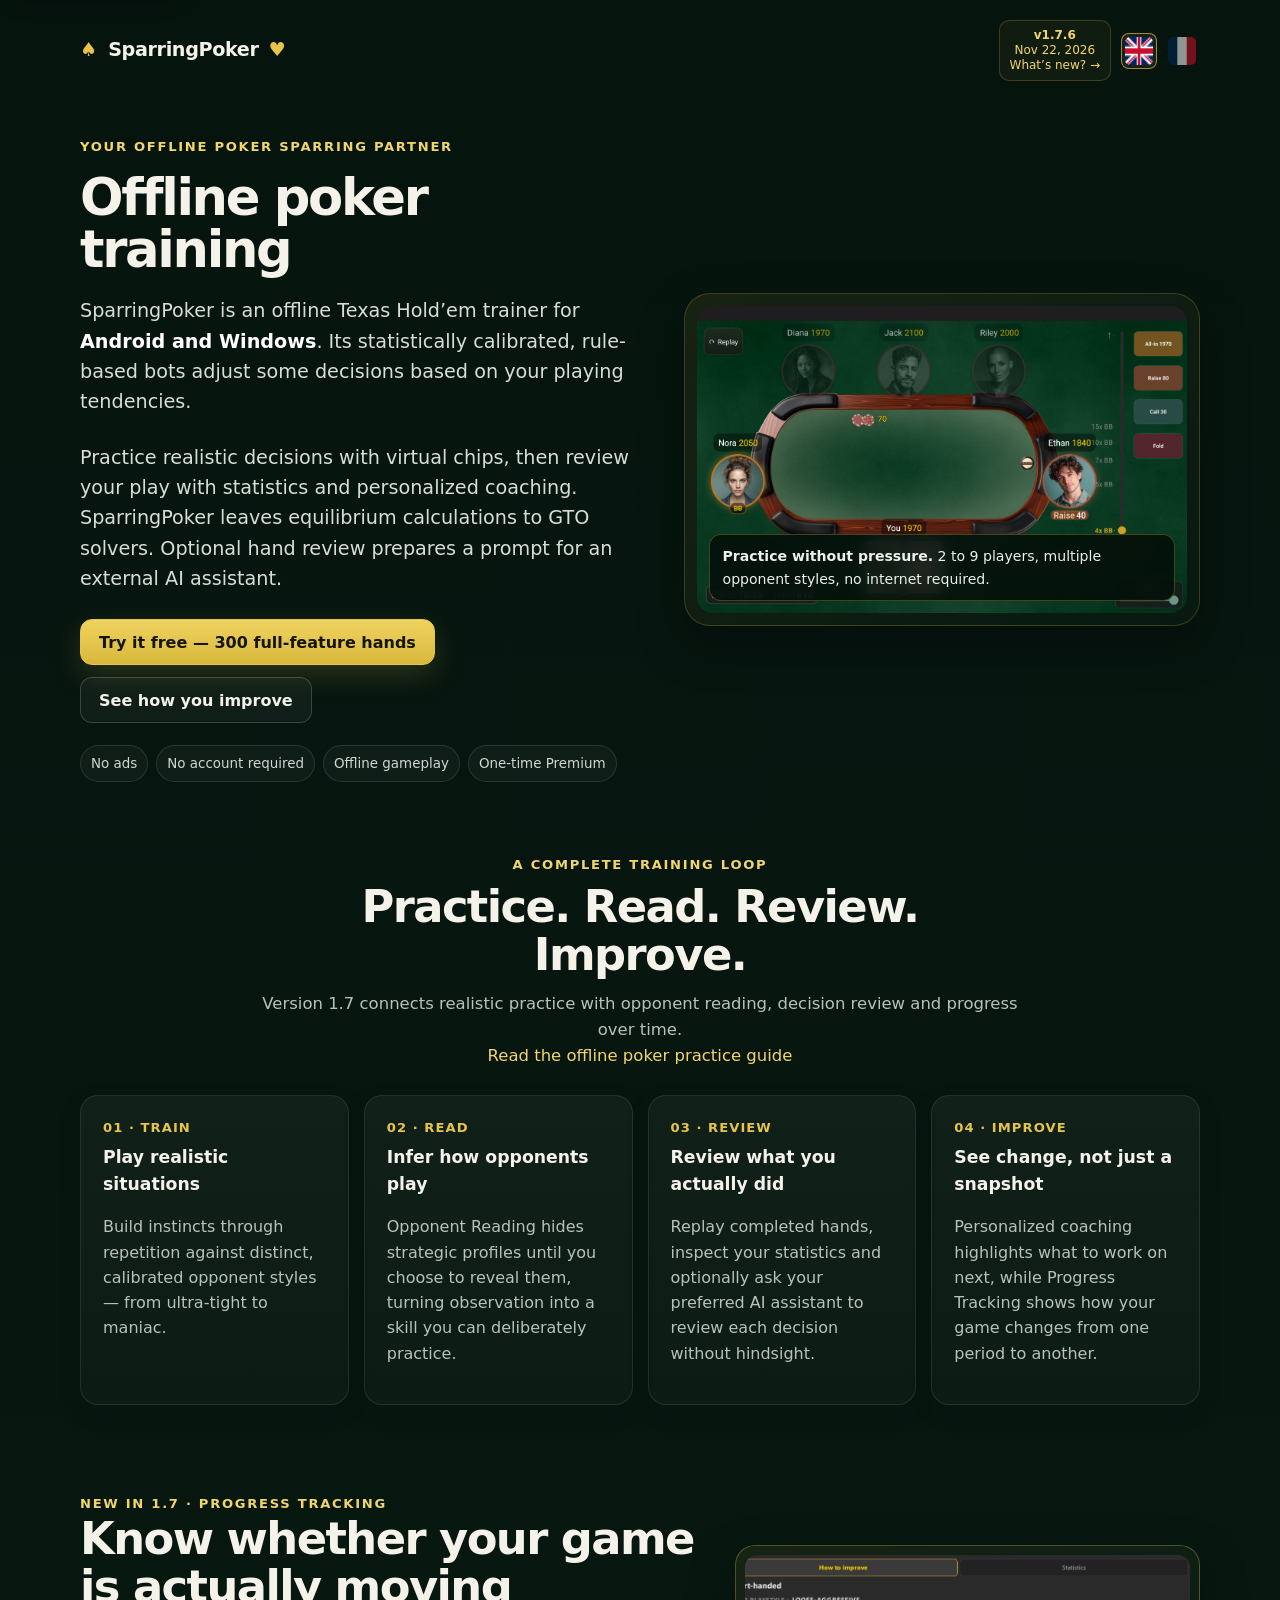
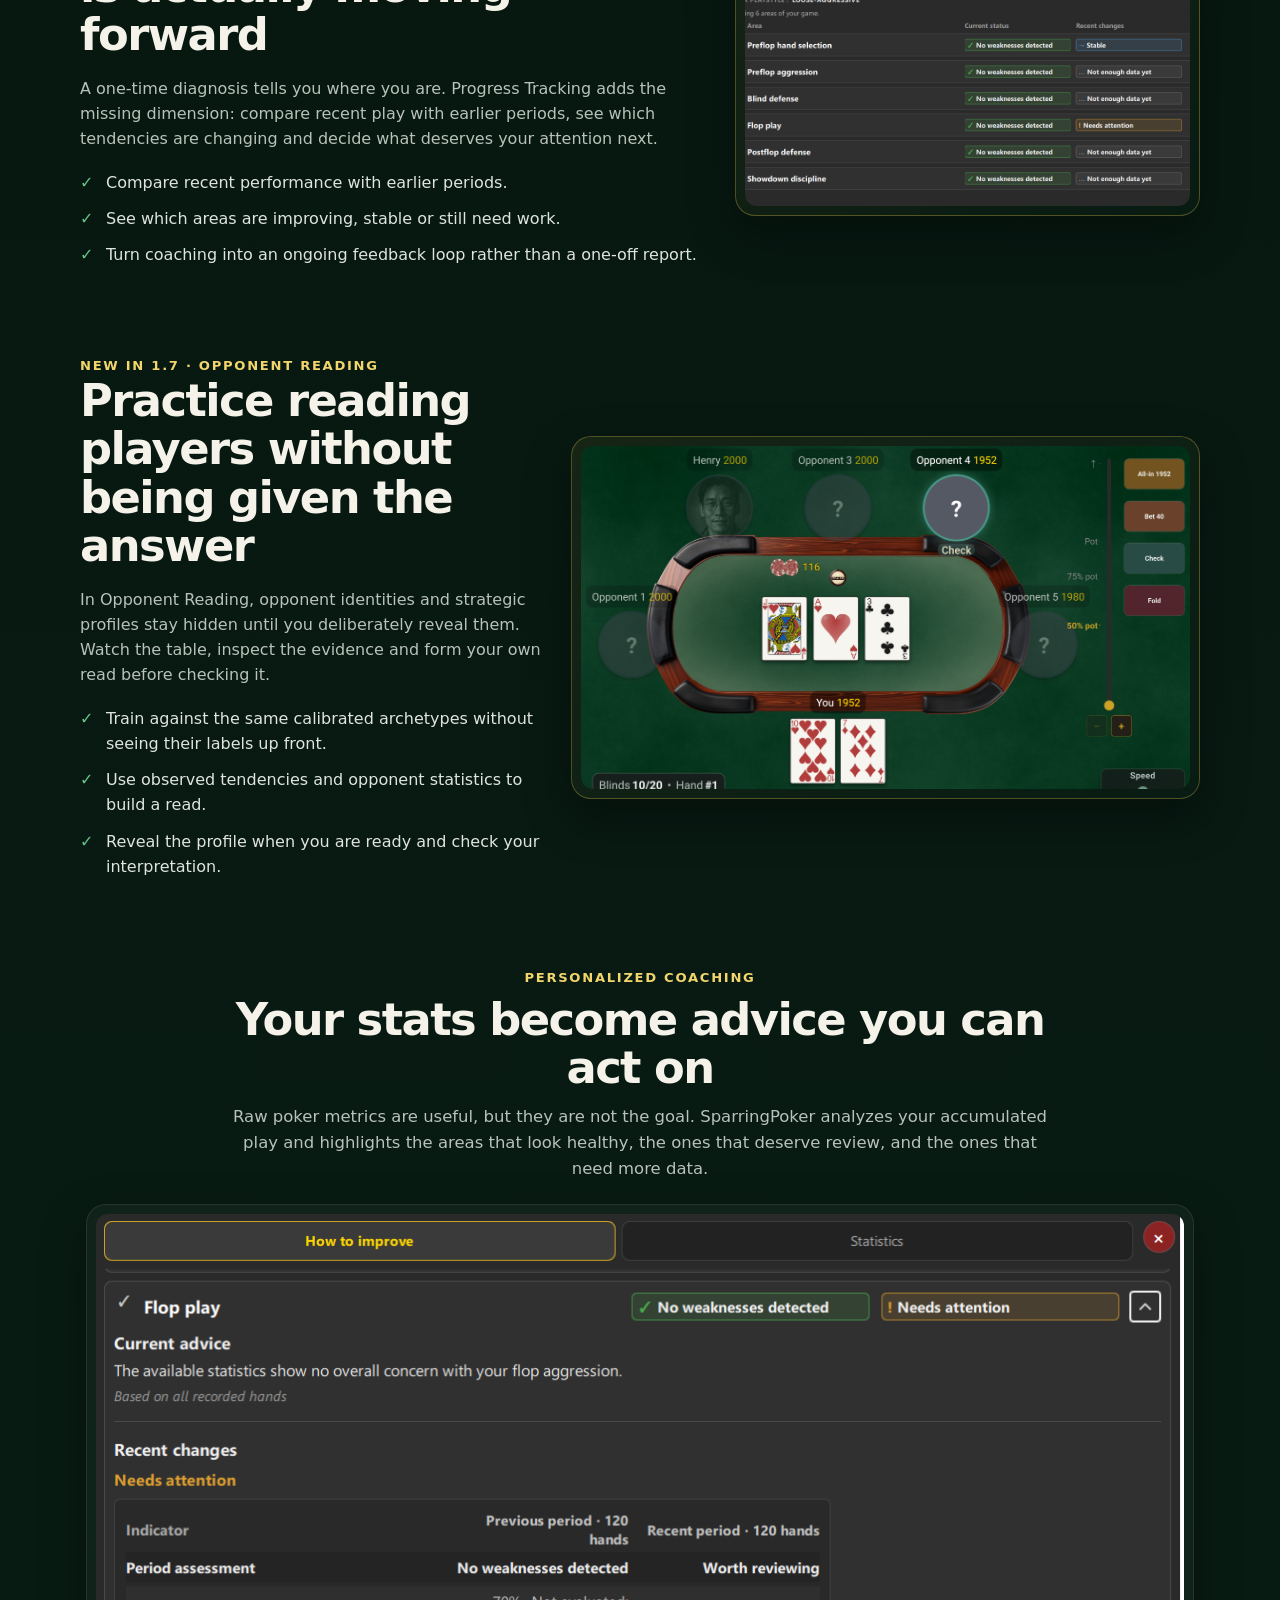
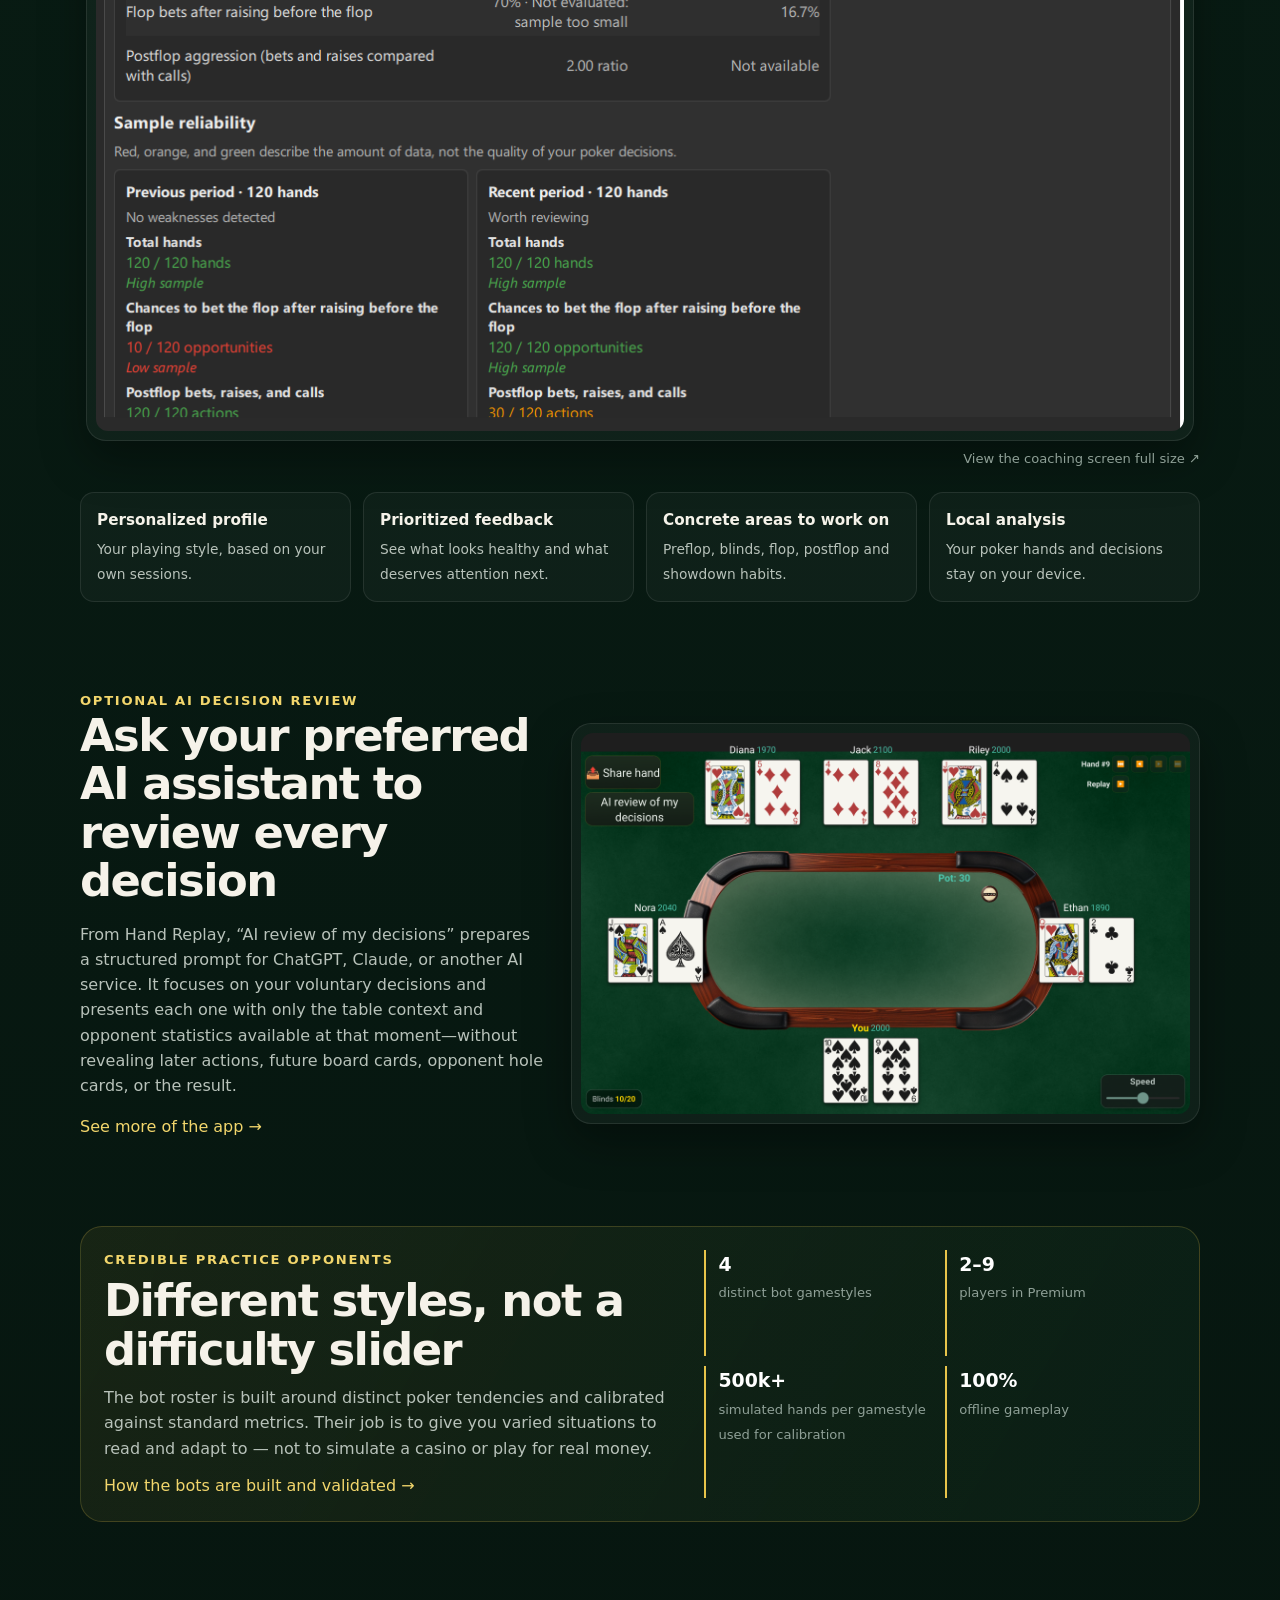
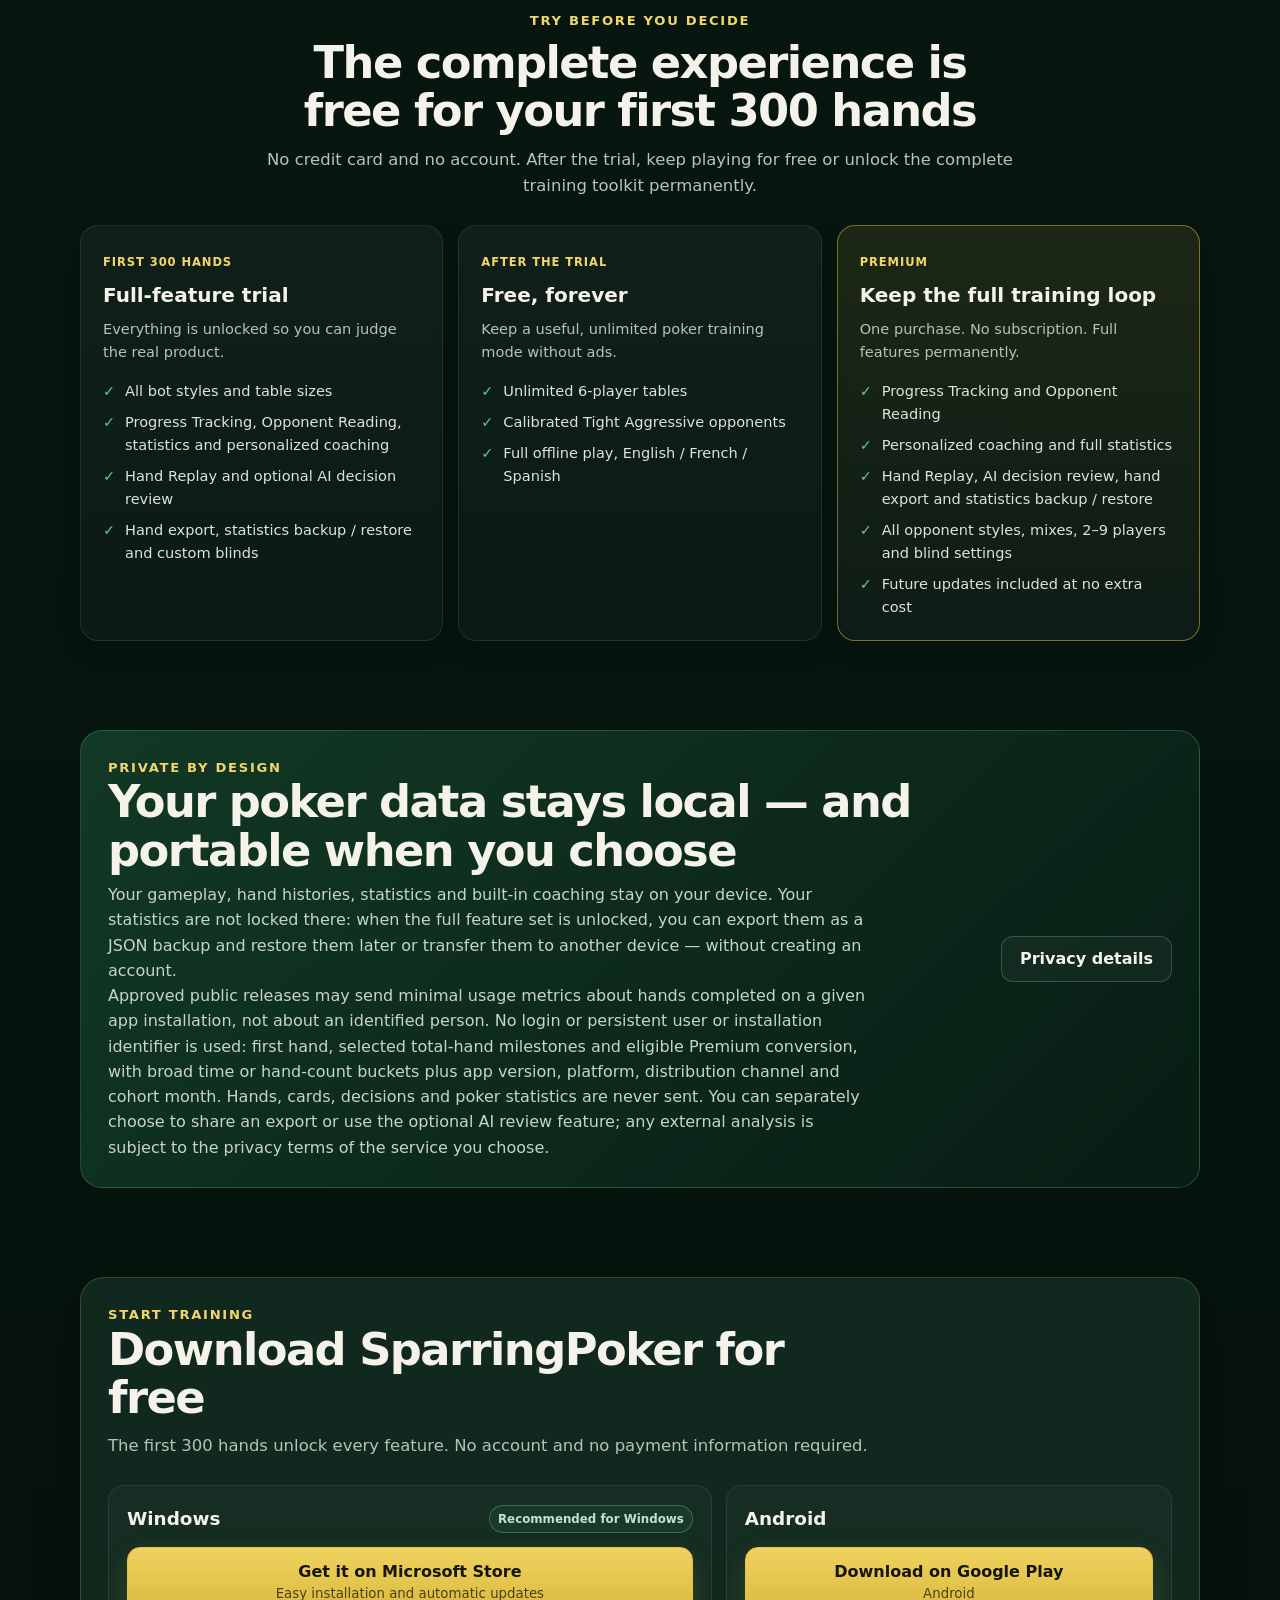
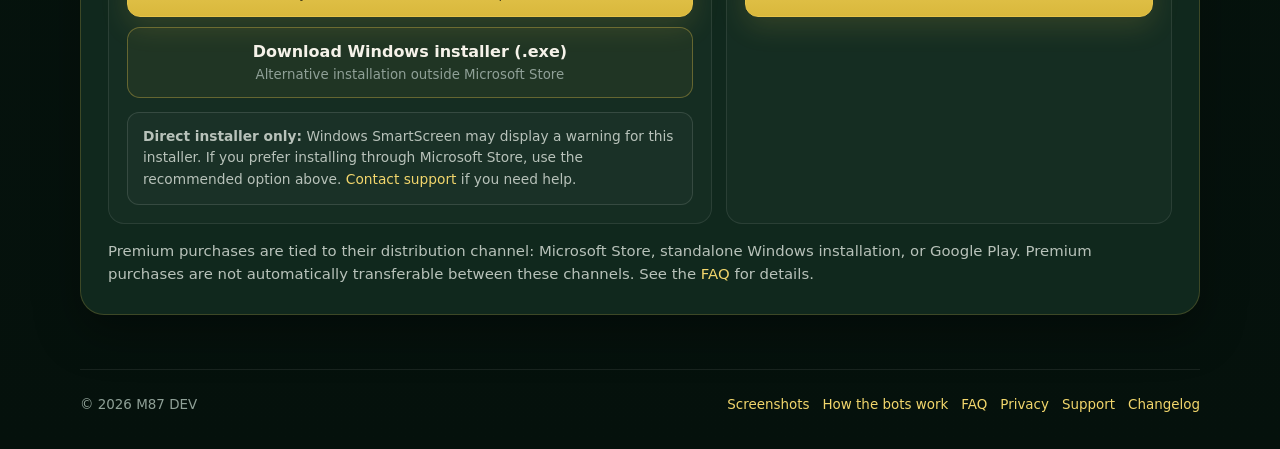
<file: index.html>
<!DOCTYPE html>

<html lang="en">
<head>
<meta charset="utf-8"/>
<meta content="width=device-width, initial-scale=1" name="viewport"/>
<title>SparringPoker — Offline Texas Hold’em Trainer for Android and Windows</title>
<meta content="Practice Texas Hold’em offline on Android and Windows against adaptive, statistically calibrated rule-based bots. Review decisions with statistics and personalized coaching." name="description"/>
<meta content="#071710" name="theme-color"/>
<meta content="index,follow,max-image-preview:large" name="robots"/>
<link href="https://sparringpoker.com/" rel="canonical"/>
<meta content="SparringPoker" property="og:site_name"/>
<meta content="website" property="og:type"/>
<meta content="SparringPoker — Offline Texas Hold’em Trainer for Android and Windows" property="og:title"/>
<meta content="Practice Texas Hold’em offline on Android and Windows against adaptive, statistically calibrated rule-based bots. Review decisions with statistics and personalized coaching." property="og:description"/>
<meta content="https://sparringpoker.com/" property="og:url"/>
<meta content="https://sparringpoker.com/assets/images/social-preview.jpg" property="og:image"/>
<meta content="1200" property="og:image:width"/>
<meta content="630" property="og:image:height"/>
<meta content="SparringPoker offline Texas Hold’em training table" property="og:image:alt"/>
<meta content="en_US" property="og:locale"/>
<meta content="fr_FR" property="og:locale:alternate"/>
<meta content="summary_large_image" name="twitter:card"/>
<meta content="SparringPoker — Offline Texas Hold’em Trainer for Android and Windows" name="twitter:title"/>
<meta content="Practice Texas Hold’em offline on Android and Windows against adaptive, statistically calibrated rule-based bots. Review decisions with statistics and personalized coaching." name="twitter:description"/>
<meta content="https://sparringpoker.com/assets/images/social-preview.jpg" name="twitter:image"/>
<link href="assets/site.css?v=20261128" rel="stylesheet">
<link href="assets/mobile.css?v=20260920" media="(max-width: 620px)" rel="stylesheet">
<script type="application/ld+json">{"@context":"https://schema.org","@type":"SoftwareApplication","name":"SparringPoker","applicationCategory":"EducationalApplication","operatingSystem":"Android, Windows","url":"https://sparringpoker.com/","description":"Offline Texas Hold’em training for Android and Windows against adaptive, statistically calibrated rule-based bots, with Opponent Reading, hand replay, statistics, personalized coaching and Progress Tracking.","author":{"@type":"Organization","name":"M87 DEV"},"downloadUrl":["https://apps.microsoft.com/detail/9PJ4DC13W0JP","https://play.google.com/store/apps/details?id=com.m87dev.sparringpoker","https://github.com/Marcennaji/SparringPoker-downloads/releases/download/v1.7.6/SparringPoker-1.7.6-windows-installer.exe"]}</script>

<script src="assets/site.js?v=20261128" defer></script>
</head>
<body data-base=""><a class="skip-link" href="#main-content">Skip to content</a>
<div class="shell">
<nav aria-label="Main navigation" class="topbar">
<a aria-label="SparringPoker home" class="brand" href="/">
<span class="brand-mark">♠</span><span>SparringPoker</span><span class="brand-mark">♥</span>
</a>
<div class="top-actions">
<a class="version-badge" href="changelog.html" id="version-badge"></a>
<div aria-label="Language" class="lang-switch">
<button aria-label="English" aria-pressed="true" class="lang-btn active" data-lang-flag="en" type="button"><img alt="" decoding="async" height="20" src="flag_en.png" width="40"/></button>
<button aria-label="Français" aria-pressed="false" class="lang-btn" data-lang-flag="fr" type="button"><img alt="" decoding="async" height="27" src="flag_fr.png" width="40"/></button>
</div>
</div>
</nav>
<main id="main-content">
<section class="hero">
<div>
<div class="eyebrow" data-lang="en">Your offline poker sparring partner</div>
<div class="eyebrow" data-lang="fr">Votre partenaire d'entraînement au poker, hors ligne</div>
<h1 data-lang="en"><span class="hero-line">Offline poker</span> <span class="hero-line">training</span></h1>
<h1 data-lang="fr"><span class="hero-line">Entraînement au</span> <span class="hero-line">poker hors ligne</span></h1>
<p class="hero-copy" data-lang="en">SparringPoker is an offline Texas Hold’em trainer for <strong>Android and Windows</strong>. Its statistically calibrated, rule-based bots adjust some decisions based on your playing tendencies.</p>
<p class="hero-copy" data-lang="fr">SparringPoker est une application d’entraînement au Texas Hold’em hors ligne pour <strong>Android et Windows</strong>. Ses bots suivent des règles, sont calibrés statistiquement et adaptent certaines décisions aux tendances observées dans votre jeu.</p>
<p class="hero-copy" data-lang="en">Practice realistic decisions with virtual chips, then review your play with statistics and personalized coaching. SparringPoker leaves equilibrium calculations to GTO solvers. Optional hand review prepares a prompt for an external AI assistant.</p>
<p class="hero-copy" data-lang="fr">Entraînez-vous à prendre des décisions réalistes avec des jetons virtuels, puis analysez votre jeu avec les statistiques et le coaching personnalisé. SparringPoker laisse le calcul des stratégies d’équilibre aux solveurs GTO. L’analyse facultative d’une main prépare un prompt pour un assistant IA externe.</p>
<div class="actions">
<a class="cta" data-lang="en" href="#download">Try it free — 300 full-feature hands</a>
<a class="cta" data-lang="fr" href="#download">Essayez gratuitement — 300 mains complètes</a>
<a class="cta secondary" data-lang="en" href="#progress">See how you improve</a>
<a class="cta secondary" data-lang="fr" href="#progress">Voir comment progresser</a>
</div>
<div class="trust-row">
<span class="trust-pill" data-lang="en">No ads</span><span class="trust-pill" data-lang="fr">Sans publicité</span>
<span class="trust-pill" data-lang="en">No account required</span><span class="trust-pill" data-lang="fr">Aucun compte requis</span>
<span class="trust-pill" data-lang="en">Offline gameplay</span><span class="trust-pill" data-lang="fr">Jeu hors ligne</span>
<span class="trust-pill" data-lang="en">One-time Premium</span><span class="trust-pill" data-lang="fr">Premium en achat unique</span>
</div>
</div>
<div class="hero-visual">
<img alt="SparringPoker Texas Hold'em training table" decoding="async" fetchpriority="high" height="1600" src="assets/images/screenshots/tablette/tablet main table.png" width="2560"/>
<div class="hero-tag">
<span data-lang="en"><strong>Practice without pressure.</strong> 2 to 9 players, multiple opponent styles, no internet required.</span>
<span data-lang="fr"><strong>Entraînez-vous sans pression.</strong> 2 à 9 joueurs, plusieurs styles d'adversaires, aucun accès internet requis.</span>
</div>
</div>
</section>
<section class="section compact" id="training-loop">
<div class="section-head center">
<div class="section-kicker" data-lang="en">A complete training loop</div>
<div class="section-kicker" data-lang="fr">Une boucle d'entraînement complète</div>
<h2 data-lang="en">Practice. Read. Review. Improve.</h2>
<h2 data-lang="fr">Jouez. Lisez. Analysez. Progressez.</h2>
<p data-lang="en">Version 1.7 connects realistic practice with opponent reading, decision review and progress over time.</p>
<p data-lang="fr">La version 1.7 relie entraînement réaliste, lecture des adversaires, analyse des décisions et progression dans le temps.</p>
<p><a href="/articles/how-to-practice-poker-offline.html"><span data-lang="en">Read the offline poker practice guide</span><span data-lang="fr">Lire le guide d’entraînement au poker hors ligne</span></a></p>
</div>
<div class="cards-4">
<article class="card">
<div class="step" data-lang="en">01 · TRAIN</div><div class="step" data-lang="fr">01 · S’ENTRAÎNER</div>
<strong class="card-title" data-lang="en">Play realistic situations</strong>
<strong class="card-title" data-lang="fr">Jouez des situations réalistes</strong>
<p data-lang="en">Build instincts through repetition against distinct, calibrated opponent styles — from ultra-tight to maniac.</p>
<p data-lang="fr">Développez vos réflexes par la répétition face à des profils distincts et calibrés — de l'ultra-tight au maniac.</p>
</article>
<article class="card">
<div class="step" data-lang="en">02 · READ</div><div class="step" data-lang="fr">02 · LIRE</div>
<strong class="card-title" data-lang="en">Infer how opponents play</strong>
<strong class="card-title" data-lang="fr">Déduisez le style des adversaires</strong>
<p data-lang="en">Opponent Reading hides strategic profiles until you choose to reveal them, turning observation into a skill you can deliberately practice.</p>
<p data-lang="fr">Opponent Reading masque les profils stratégiques jusqu'à ce que vous décidiez de les révéler, afin d'entraîner réellement votre capacité d'observation.</p>
</article>
<article class="card">
<div class="step" data-lang="en">03 · REVIEW</div><div class="step" data-lang="fr">03 · ANALYSER</div>
<strong class="card-title" data-lang="en">Review what you actually did</strong>
<strong class="card-title" data-lang="fr">Analysez ce que vous avez réellement fait</strong>
<p data-lang="en">Replay completed hands, inspect your statistics and optionally ask your preferred AI assistant to review each decision without hindsight.</p>
<p data-lang="fr">Revoyez vos mains, examinez vos statistiques et, si vous le souhaitez, faites analyser chaque décision par l'assistant IA de votre choix, sans biais rétrospectif.</p>
</article>
<article class="card">
<div class="step" data-lang="en">04 · IMPROVE</div><div class="step" data-lang="fr">04 · PROGRESSER</div>
<strong class="card-title" data-lang="en">See change, not just a snapshot</strong>
<strong class="card-title" data-lang="fr">Voyez l'évolution, pas seulement un instantané</strong>
<p data-lang="en">Personalized coaching highlights what to work on next, while Progress Tracking shows how your game changes from one period to another.</p>
<p data-lang="fr">Le coaching personnalisé indique quoi travailler ensuite, tandis que le suivi de progression montre comment votre jeu évolue d'une période à l'autre.</p>
</article>
</div>
</section>
<section class="section" id="progress">
<div class="feature-split">
<div class="feature-copy">
<div class="section-kicker" data-lang="en">New in 1.7 · Progress Tracking</div>
<div class="section-kicker" data-lang="fr">Nouveau dans la 1.7 · Suivi de progression</div>
<h2 data-lang="en">Know whether your game is actually moving forward</h2>
<h2 data-lang="fr">Voyez si votre jeu progresse réellement</h2>
<p data-lang="en">A one-time diagnosis tells you where you are. Progress Tracking adds the missing dimension: compare recent play with earlier periods, see which tendencies are changing and decide what deserves your attention next.</p>
<p data-lang="fr">Un diagnostic ponctuel vous dit où vous en êtes. Le suivi de progression ajoute la dimension qui manquait : comparez votre jeu récent aux périodes précédentes, voyez quelles tendances évoluent et décidez ce qui mérite votre attention ensuite.</p>
<ul class="feature-list">
<li data-lang="en">Compare recent performance with earlier periods.</li><li data-lang="fr">Comparez vos performances récentes aux périodes précédentes.</li>
<li data-lang="en">See which areas are improving, stable or still need work.</li><li data-lang="fr">Repérez les domaines qui progressent, restent stables ou demandent encore du travail.</li>
<li data-lang="en">Turn coaching into an ongoing feedback loop rather than a one-off report.</li><li data-lang="fr">Transformez le coaching en boucle de progression continue plutôt qu'en simple diagnostic ponctuel.</li>
</ul>
</div>
<div class="screenshot new-feature-shot">
<img alt="SparringPoker Progress Tracking overview showing current status and recent changes across coaching areas" decoding="async" height="1600" loading="lazy" src="assets/images/screenshots/tablette/tablet how to improve.png" width="2560"/>
</div>
</div>
</section>
<section class="section compact" id="opponent-reading">
<div class="feature-split reverse">
<div class="feature-copy">
<div class="section-kicker" data-lang="en">New in 1.7 · Opponent Reading</div>
<div class="section-kicker" data-lang="fr">Nouveau dans la 1.7 · Lecture des adversaires</div>
<h2 data-lang="en">Practice reading players without being given the answer</h2>
<h2 data-lang="fr">Entraînez-vous à lire les joueurs sans connaître la réponse</h2>
<p data-lang="en">In Opponent Reading, opponent identities and strategic profiles stay hidden until you deliberately reveal them. Watch the table, inspect the evidence and form your own read before checking it.</p>
<p data-lang="fr">Avec Opponent Reading, l'identité et le profil stratégique des adversaires restent masqués jusqu'à ce que vous choisissiez de les révéler. Observez la table, examinez les indices et construisez votre propre lecture avant de la vérifier.</p>
<ul class="feature-list">
<li data-lang="en">Train against the same calibrated archetypes without seeing their labels up front.</li><li data-lang="fr">Affrontez les mêmes archétypes calibrés sans voir leur étiquette à l'avance.</li>
<li data-lang="en">Use observed tendencies and opponent statistics to build a read.</li><li data-lang="fr">Appuyez-vous sur les tendances observées et les statistiques adverses pour construire votre lecture.</li>
<li data-lang="en">Reveal the profile when you are ready and check your interpretation.</li><li data-lang="fr">Révélez le profil lorsque vous êtes prêt et vérifiez votre interprétation.</li>
</ul>
</div>
<div class="screenshot new-feature-shot">
<img alt="SparringPoker Opponent Reading with hidden player identities" decoding="async" height="1600" loading="lazy" src="assets/images/screenshots/tablette/tablet opponent reading.png" width="2560"/>
</div>
</div>
</section>
<section class="section" id="coaching">
<div class="coaching-showcase">
<div class="coaching-intro">
<div class="section-kicker" data-lang="en">Personalized coaching</div>
<div class="section-kicker" data-lang="fr">Coaching personnalisé</div>
<h2 data-lang="en">Your stats become advice you can act on</h2>
<h2 data-lang="fr">Vos statistiques deviennent des conseils concrets</h2>
<p data-lang="en">Raw poker metrics are useful, but they are not the goal. SparringPoker analyzes your accumulated play and highlights the areas that look healthy, the ones that deserve review, and the ones that need more data.</p>
<p data-lang="fr">Les statistiques brutes sont utiles, mais ce n'est pas une fin en soi. SparringPoker analyse l'ensemble de votre jeu et met en évidence les domaines solides, ceux à revoir et ceux qui nécessitent encore davantage de données.</p>
</div>
<div class="coaching-media">
<a aria-label="Open the coaching screenshot at full size" class="screenshot coaching-screenshot zoomable-shot" data-href-en="assets/images/screenshots/tablette/tablet how to improve detailed.png" data-href-fr="assets/images/screenshots/tablette/tablet how to improve detailed.png" href="assets/images/screenshots/tablette/tablet how to improve detailed.png" rel="noopener noreferrer" target="_blank">
<img alt="SparringPoker detailed coaching and Progress Tracking view" data-src-en="assets/images/screenshots/tablette/tablet how to improve detailed.png" data-src-fr="assets/images/screenshots/tablette/tablet how to improve detailed.png" decoding="async" height="1600" loading="lazy" src="assets/images/screenshots/tablette/tablet how to improve detailed.png" width="2560"/>
</a>
<div class="shot-zoom-link"><a data-lang="en" href="assets/images/screenshots/tablette/tablet how to improve detailed.png" rel="noopener noreferrer" target="_blank">View the coaching screen full size ↗</a><a data-lang="fr" href="assets/images/screenshots/tablette/tablet how to improve detailed.png" rel="noopener noreferrer" target="_blank">Voir l’écran de coaching en taille réelle ↗</a></div>
</div>
<ul class="coaching-benefits">
<li data-lang="en"><strong>Personalized profile</strong><span>Your playing style, based on your own sessions.</span></li>
<li data-lang="fr"><strong>Profil personnalisé</strong><span>Votre style de jeu, à partir de vos propres sessions.</span></li>
<li data-lang="en"><strong>Prioritized feedback</strong><span>See what looks healthy and what deserves attention next.</span></li>
<li data-lang="fr"><strong>Conseils priorisés</strong><span>Voyez ce qui est solide et ce qui mérite votre attention ensuite.</span></li>
<li data-lang="en"><strong>Concrete areas to work on</strong><span>Preflop, blinds, flop, postflop and showdown habits.</span></li>
<li data-lang="fr"><strong>Axes de travail concrets</strong><span>Préflop, blinds, flop, postflop et habitudes au showdown.</span></li>
<li data-lang="en"><strong>Local analysis</strong><span>Your poker hands and decisions stay on your device.</span></li>
<li data-lang="fr"><strong>Analyse locale</strong><span>Vos mains et décisions de poker restent sur votre appareil.</span></li>
</ul>
</div>
</section>
<section class="section compact">
<div class="feature-split reverse">
<div class="feature-copy">
<div class="section-kicker" data-lang="en">Optional AI decision review</div>
<div class="section-kicker" data-lang="fr">Analyse IA à la demande</div>
<h2 data-lang="en">Ask your preferred AI assistant to review every decision</h2>
<h2 data-lang="fr">Faites analyser chaque décision, sans biais rétrospectif</h2>
<p data-lang="en">From Hand Replay, “AI review of my decisions” prepares a structured prompt for ChatGPT, Claude, or another AI service. It focuses on your voluntary decisions and presents each one with only the table context and opponent statistics available at that moment—without revealing later actions, future board cards, opponent hole cards, or the result.</p>
<p data-lang="fr">Depuis le Replay, « Analyse IA de mes décisions » prépare pour ChatGPT, Claude ou un autre service d’IA un prompt structuré portant uniquement sur vos décisions volontaires. Chaque décision est présentée avec le contexte de la table et les statistiques adverses disponibles à ce moment-là, sans révéler les actions ultérieures, les cartes à venir, les cartes adverses ni le résultat.</p>
<p><a href="screenshots.html"><span data-lang="en">See more of the app →</span><span data-lang="fr">Voir plus de captures →</span></a></p>
</div>
<div class="screenshot">
<img alt="SparringPoker hand replay screen" decoding="async" height="1600" loading="lazy" src="assets/images/screenshots/tablette/tablet replay screen.png" width="2560"/>
</div>
</div>
</section>
<section class="section compact">
<div class="proof-strip">
<div>
<div class="section-kicker" data-lang="en">Credible practice opponents</div>
<div class="section-kicker" data-lang="fr">Des adversaires crédibles pour s'entraîner</div>
<h2 data-lang="en">Different styles, not a difficulty slider</h2>
<h2 data-lang="fr">Des styles différents, pas un simple niveau de difficulté</h2>
<p data-lang="en">The bot roster is built around distinct poker tendencies and calibrated against standard metrics. Their job is to give you varied situations to read and adapt to — not to simulate a casino or play for real money.</p>
<p data-lang="fr">Les bots reposent sur des tendances poker distinctes et sont calibrés à partir de métriques standard. Leur rôle est de vous exposer à des situations variées auxquelles vous devez vous adapter — pas de simuler un casino ni de jouer de l'argent réel.</p>
<p style="margin-top:12px"><a href="bots.html"><span data-lang="en">How the bots are built and validated →</span><span data-lang="fr">Comment les bots sont conçus et validés →</span></a></p>
</div>
<div class="proof-stats">
<div class="proof-stat"><strong>4</strong><span data-lang="en">distinct bot gamestyles</span><span data-lang="fr">styles de bots distincts</span></div>
<div class="proof-stat"><strong>2–9</strong><span data-lang="en">players in Premium</span><span data-lang="fr">joueurs avec Premium</span></div>
<div class="proof-stat"><strong>500k+</strong><span data-lang="en">simulated hands per gamestyle used for calibration</span><span data-lang="fr">mains simulées par style utilisées pour le calibrage</span></div>
<div class="proof-stat"><strong>100%</strong><span data-lang="en">offline gameplay</span><span data-lang="fr">jeu utilisable hors ligne</span></div>
</div>
</div>
</section>
<section class="section" id="plans">
<div class="section-head center">
<div class="section-kicker" data-lang="en">Try before you decide</div>
<div class="section-kicker" data-lang="fr">Essayez avant de décider</div>
<h2 data-lang="en">The complete experience is free for your first 300 hands</h2>
<h2 data-lang="fr">L'expérience complète est gratuite pendant vos 300 premières mains</h2>
<p data-lang="en">No credit card and no account. After the trial, keep playing for free or unlock the complete training toolkit permanently.</p>
<p data-lang="fr">Aucune carte bancaire et aucun compte. Après l'essai, continuez gratuitement ou débloquez définitivement l'ensemble des outils d'entraînement.</p>
</div>
<div class="plans">
<article class="card plan">
<div class="plan-label" data-lang="en">First 300 hands</div><div class="plan-label" data-lang="fr">300 premières mains</div>
<h3 data-lang="en">Full-feature trial</h3><h3 data-lang="fr">Essai complet</h3>
<div class="sub" data-lang="en">Everything is unlocked so you can judge the real product.</div>
<div class="sub" data-lang="fr">Tout est débloqué pour vous permettre de juger le produit complet.</div>
<ul>
<li data-lang="en">All bot styles and table sizes</li><li data-lang="fr">Tous les styles de bots et tailles de table</li>
<li data-lang="en">Progress Tracking, Opponent Reading, statistics and personalized coaching</li><li data-lang="fr">Suivi de progression, Lecture des adversaires, statistiques et coaching personnalisé</li>
<li data-lang="en">Hand Replay and optional AI decision review</li><li data-lang="fr">Replay des mains et analyse IA facultative des décisions</li>
<li data-lang="en">Hand export, statistics backup / restore and custom blinds</li><li data-lang="fr">Export des mains, sauvegarde / restauration des statistiques et blinds personnalisables</li>
</ul>
</article>
<article class="card plan">
<div class="plan-label" data-lang="en">After the trial</div><div class="plan-label" data-lang="fr">Après l'essai</div>
<h3 data-lang="en">Free, forever</h3><h3 data-lang="fr">Gratuit, sans limite de durée</h3>
<div class="sub" data-lang="en">Keep a useful, unlimited poker training mode without ads.</div>
<div class="sub" data-lang="fr">Conservez un véritable mode d'entraînement illimité, sans publicité.</div>
<ul>
<li data-lang="en">Unlimited 6-player tables</li><li data-lang="fr">Tables 6-max illimitées</li>
<li data-lang="en">Calibrated Tight Aggressive opponents</li><li data-lang="fr">Adversaires Tight Aggressive calibrés</li>
<li data-lang="en">Full offline play, English / French / Spanish</li><li data-lang="fr">Jeu hors ligne complet, français / anglais / espagnol</li>
</ul>
</article>
<article class="card plan featured">
<div class="plan-label">PREMIUM</div>
<h3 data-lang="en">Keep the full training loop</h3><h3 data-lang="fr">Conservez la boucle d'entraînement complète</h3>
<div class="sub" data-lang="en">One purchase. No subscription. Full features permanently.</div>
<div class="sub" data-lang="fr">Un achat. Aucun abonnement. Toutes les fonctions définitivement.</div>
<ul>
<li data-lang="en">Progress Tracking and Opponent Reading</li><li data-lang="fr">Suivi de progression et Lecture des adversaires</li>
<li data-lang="en">Personalized coaching and full statistics</li><li data-lang="fr">Coaching personnalisé et statistiques complètes</li>
<li data-lang="en">Hand Replay, AI decision review, hand export and statistics backup / restore</li><li data-lang="fr">Replay, analyse IA des décisions, export des mains et sauvegarde / restauration des statistiques</li>
<li data-lang="en">All opponent styles, mixes, 2–9 players and blind settings</li><li data-lang="fr">Tous les styles et mélanges d'adversaires, 2 à 9 joueurs et réglages des blinds</li>
<li data-lang="en">Future updates included at no extra cost</li><li data-lang="fr">Mises à jour futures incluses sans frais supplémentaires</li>
</ul>
</article>
</div>
</section>
<section class="section compact">
<div class="privacy-banner">
<div>
<div class="section-kicker" data-lang="en">Private by design</div>
<div class="section-kicker" data-lang="fr">Confidentiel par conception</div>
<h2 data-lang="en">Your poker data stays local — and portable when you choose</h2>
<h2 data-lang="fr">Vos données de poker restent locales — et vous pouvez les emporter</h2>
<p data-lang="en">Your gameplay, hand histories, statistics and built-in coaching stay on your device. Your statistics are not locked there: when the full feature set is unlocked, you can export them as a JSON backup and restore them later or transfer them to another device — without creating an account.</p>
<p data-lang="fr">Vos parties, historiques de mains, statistiques et analyses intégrées restent sur votre appareil. Vos statistiques n'y sont pas prisonnières : lorsque toutes les fonctionnalités sont débloquées, vous pouvez les exporter dans une sauvegarde JSON, puis les restaurer plus tard ou les transférer vers un autre appareil — sans créer de compte.</p>
<p data-lang="en">Approved public releases may send minimal usage metrics about hands completed on a given app installation, not about an identified person. No login or persistent user or installation identifier is used: first hand, selected total-hand milestones and eligible Premium conversion, with broad time or hand-count buckets plus app version, platform, distribution channel and cohort month. Hands, cards, decisions and poker statistics are never sent. You can separately choose to share an export or use the optional AI review feature; any external analysis is subject to the privacy terms of the service you choose.</p>
<p data-lang="fr">Certaines versions publiques approuvées peuvent envoyer des mesures d’usage minimales relatives aux mains terminées sur une installation de l’application, et non à une personne identifiée. Aucun compte ni identifiant persistant d’utilisateur ou d’installation n’est utilisé : première main, seuils sélectionnés de nombre total de mains et conversion Premium éligible, avec des tranches larges de temps ou de nombre de mains ainsi que la version de l'application, la plateforme, le canal de distribution et le mois de cohorte. Les mains, cartes, décisions et statistiques de poker ne sont jamais envoyées. Vous pouvez séparément choisir de partager un export ou d'utiliser l'analyse IA facultative ; toute analyse externe est soumise aux conditions de confidentialité du service choisi.</p>
</div>
<a class="cta secondary" href="privacy.html"><span data-lang="en">Privacy details</span><span data-lang="fr">Détails sur la confidentialité</span></a>
</div>
</section>
<section class="section" id="download">
<div class="download-panel">
<div class="section-head">
<div class="section-kicker" data-lang="en">Start training</div>
<div class="section-kicker" data-lang="fr">Commencez à vous entraîner</div>
<h2 data-lang="en">Download SparringPoker for free</h2>
<h2 data-lang="fr">Téléchargez SparringPoker gratuitement</h2>
<p data-lang="en">The first 300 hands unlock every feature. No account and no payment information required.</p>
<p data-lang="fr">Les 300 premières mains débloquent toutes les fonctionnalités. Aucun compte ni moyen de paiement requis.</p>
</div>
<div id="windows-download-section">
<div class="download-platforms">
<div class="download-platform windows-only">
<div class="download-platform-header">
<h3>Windows</h3>
<span class="recommended-label" data-lang="en">Recommended for Windows</span>
<span class="recommended-label" data-lang="fr">Recommandé pour Windows</span>
</div>
<div class="download-actions">
<a class="download-btn primary-download" data-lang="en" href="https://apps.microsoft.com/detail/9PJ4DC13W0JP" rel="noopener noreferrer" target="_blank">Get it on Microsoft Store<small>Easy installation and automatic updates</small></a>
<a class="download-btn primary-download" data-lang="fr" href="https://apps.microsoft.com/detail/9PJ4DC13W0JP" rel="noopener noreferrer" target="_blank">Télécharger sur Microsoft Store<small>Installation simple et mises à jour automatiques</small></a>
<a class="download-btn secondary-download" data-lang="en" href="https://github.com/Marcennaji/SparringPoker-downloads/releases/download/v1.7.6/SparringPoker-1.7.6-windows-installer.exe">Download Windows installer (.exe)<small>Alternative installation outside Microsoft Store</small></a>
<a class="download-btn secondary-download" data-lang="fr" href="https://github.com/Marcennaji/SparringPoker-downloads/releases/download/v1.7.6/SparringPoker-1.7.6-windows-installer.exe">Télécharger l'installateur Windows (.exe)<small>Installation alternative hors Microsoft Store</small></a>
</div>
<div class="win-warning direct-installer-warning">
<span data-lang="en"><strong>Direct installer only:</strong> Windows SmartScreen may display a warning for this installer. If you prefer installing through Microsoft Store, use the recommended option above. <a href="support.html">Contact support</a> if you need help.</span>
<span data-lang="fr"><strong>Installation directe uniquement :</strong> Windows SmartScreen peut afficher un avertissement pour cet installateur. Si vous préférez passer par Microsoft Store, utilisez l'option recommandée ci-dessus. <a href="support.html">Contactez le support</a> si vous avez besoin d'aide.</span>
</div>
</div>
<div class="download-platform android-platform">
<div class="download-platform-header"><h3>Android</h3></div>
<div class="download-actions">
<a class="download-btn primary-download" data-lang="en" href="https://play.google.com/store/apps/details?id=com.m87dev.sparringpoker" rel="noopener noreferrer" target="_blank">Download on Google Play<small>Android</small></a>
<a class="download-btn primary-download" data-lang="fr" href="https://play.google.com/store/apps/details?id=com.m87dev.sparringpoker" rel="noopener noreferrer" target="_blank">Télécharger sur Google Play<small>Android</small></a>
</div>
</div>
</div>
<div class="win-warning" id="android-windows-notice" style="display:none">
<span data-lang="en">On Android, use Google Play above. Windows users can download SparringPoker from Microsoft Store or use the standalone installer.</span>
<span data-lang="fr">Sur Android, utilisez Google Play ci-dessus. Sur Windows, SparringPoker est disponible sur Microsoft Store ou via l'installateur autonome.</span>
</div>
<p class="platform-copy" style="margin-bottom:0">
<span data-lang="en">Premium purchases are tied to their distribution channel: Microsoft Store, standalone Windows installation, or Google Play. Premium purchases are not automatically transferable between these channels. See the <a href="faq.html#faq-distribution-channels">FAQ</a> for details.</span>
<span data-lang="fr">Les achats Premium sont liés à leur canal de distribution : Microsoft Store, installation Windows directe ou Google Play. Un achat Premium n'est pas automatiquement transférable entre ces canaux. Consultez la <a href="faq.html#faq-distribution-channels">FAQ</a> pour plus de détails.</span>
</p>
</div>
</section>
</main>
<footer class="footer">
<div>© <span data-current-year=""></span> M87 DEV</div>
<div class="footer-links">
<a href="screenshots.html"><span data-lang="en">Screenshots</span><span data-lang="fr">Captures</span></a>
<a href="bots.html"><span data-lang="en">How the bots work</span><span data-lang="fr">Fonctionnement des bots</span></a>
<a href="faq.html">FAQ</a>
<a href="privacy.html"><span data-lang="en">Privacy</span><span data-lang="fr">Confidentialité</span></a>
<a href="support.html">Support</a>
<a href="changelog.html">Changelog</a>
</div>
</footer>
</div>
</body>
</html>
</file>
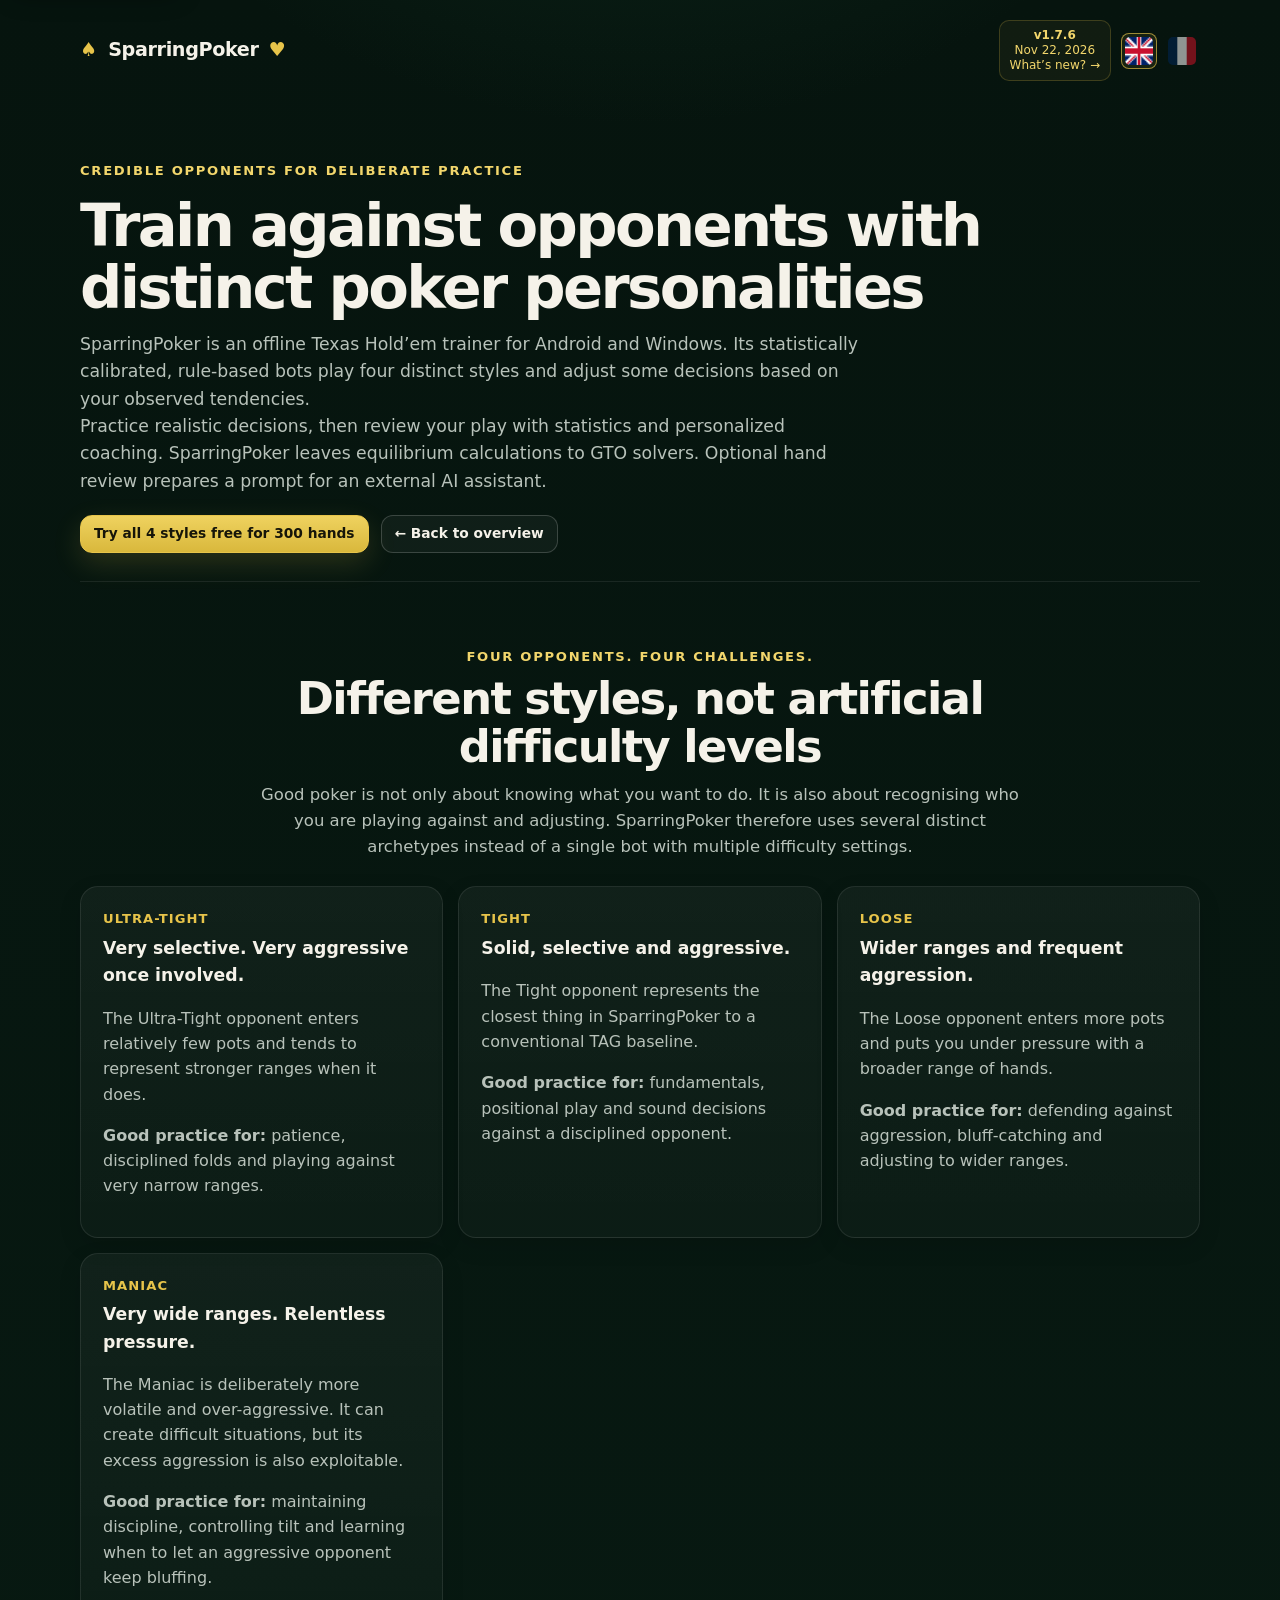
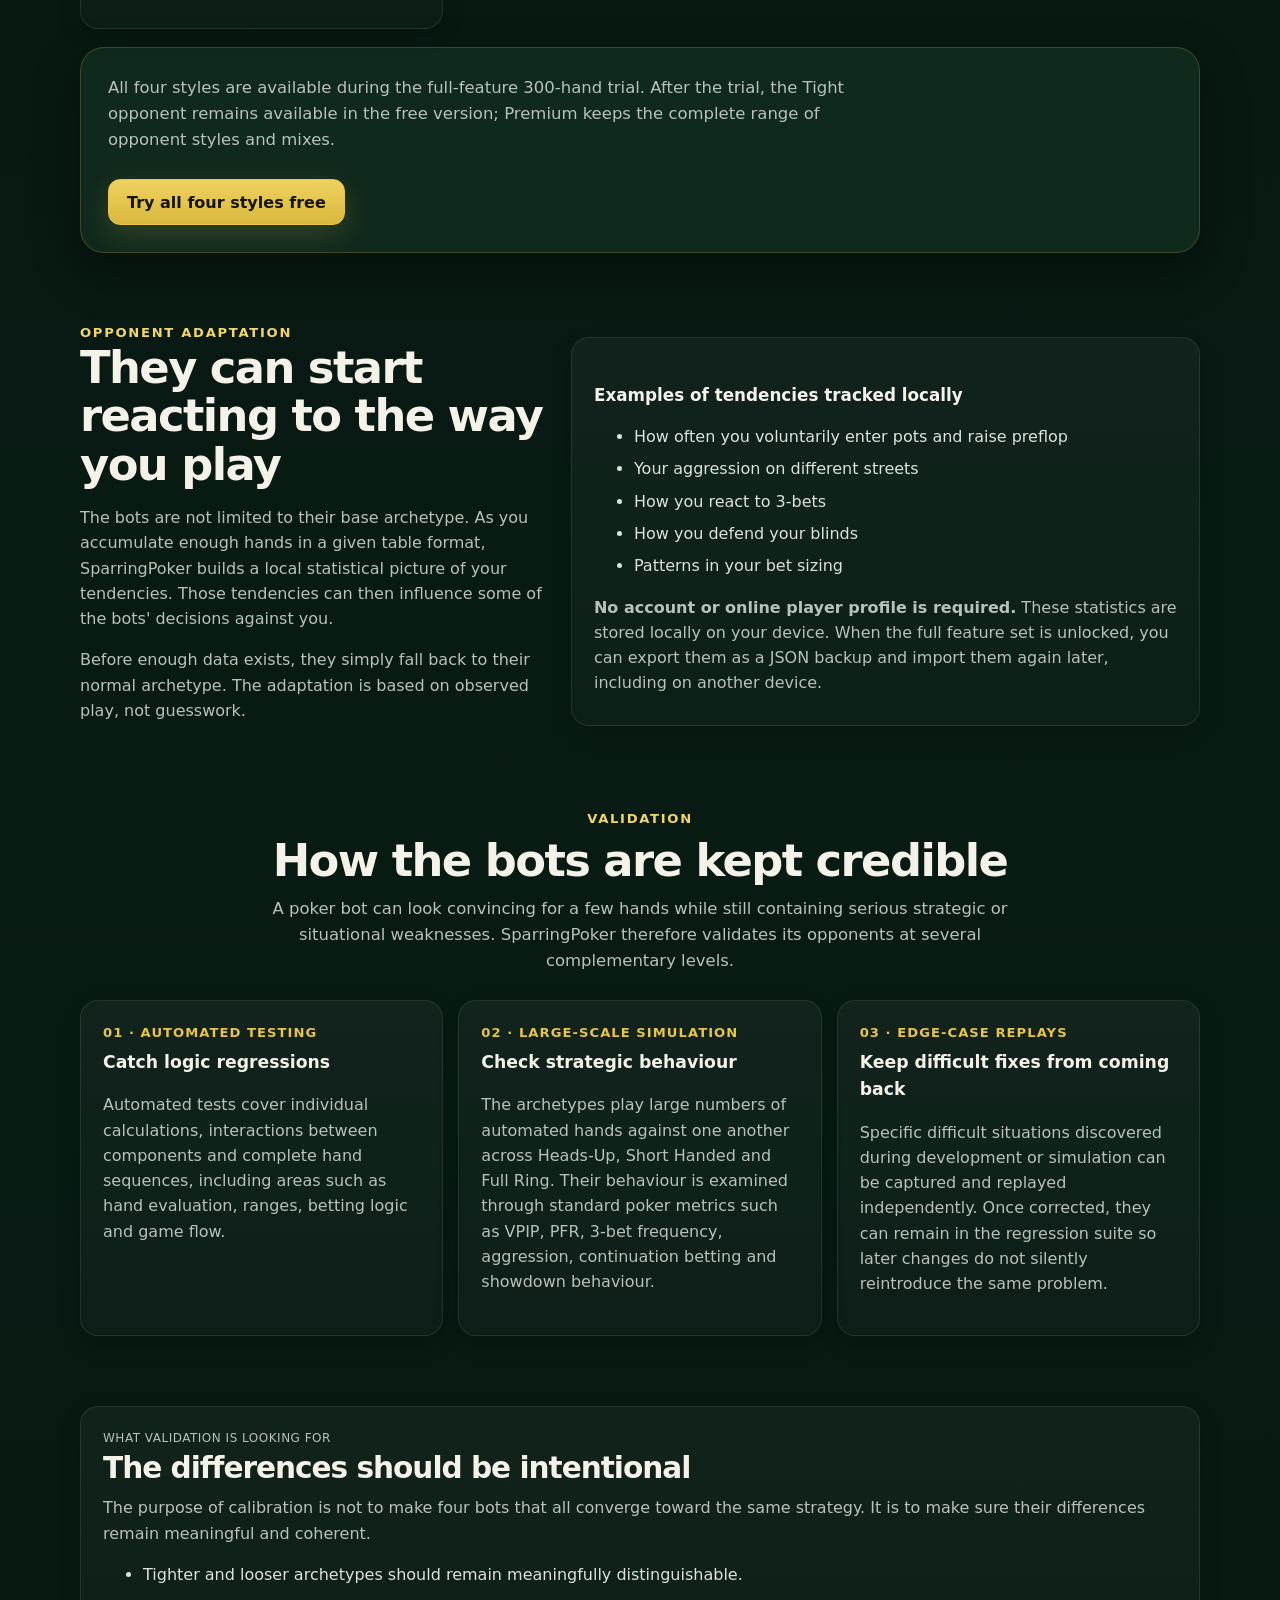
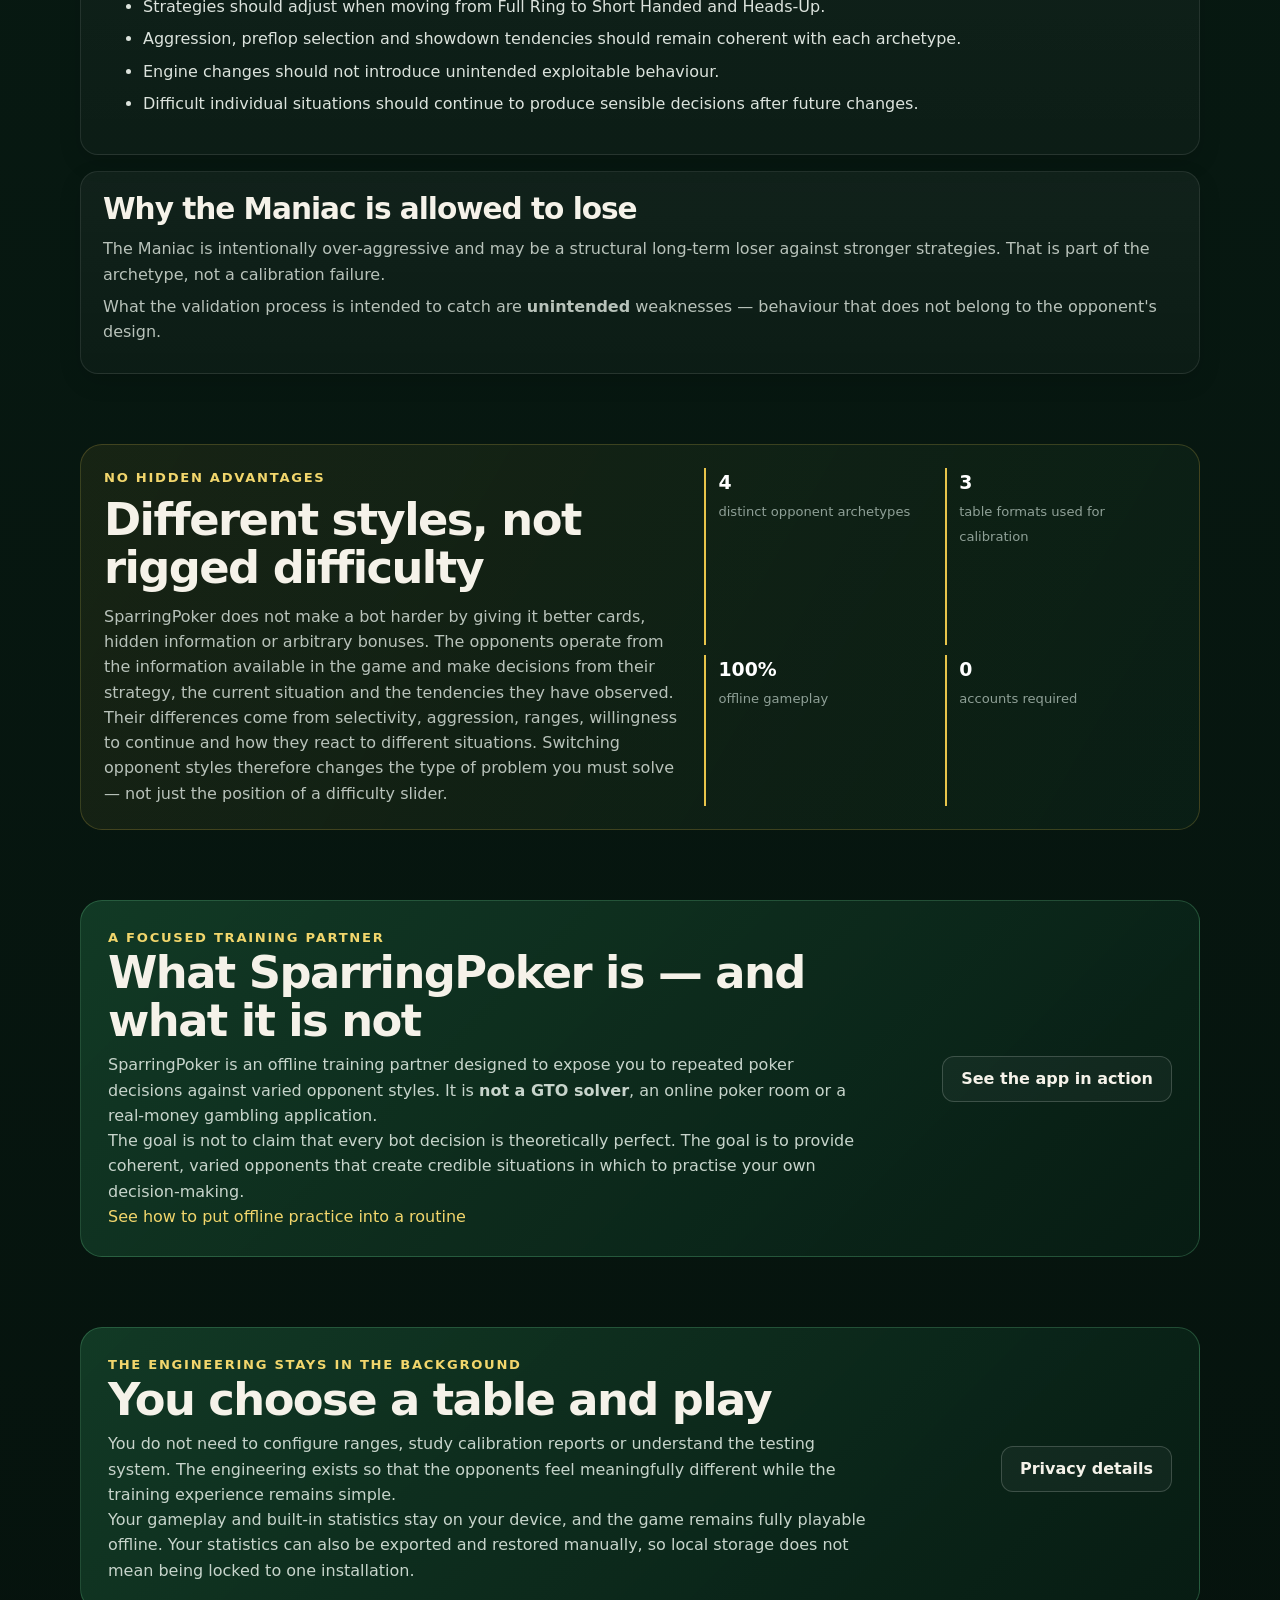
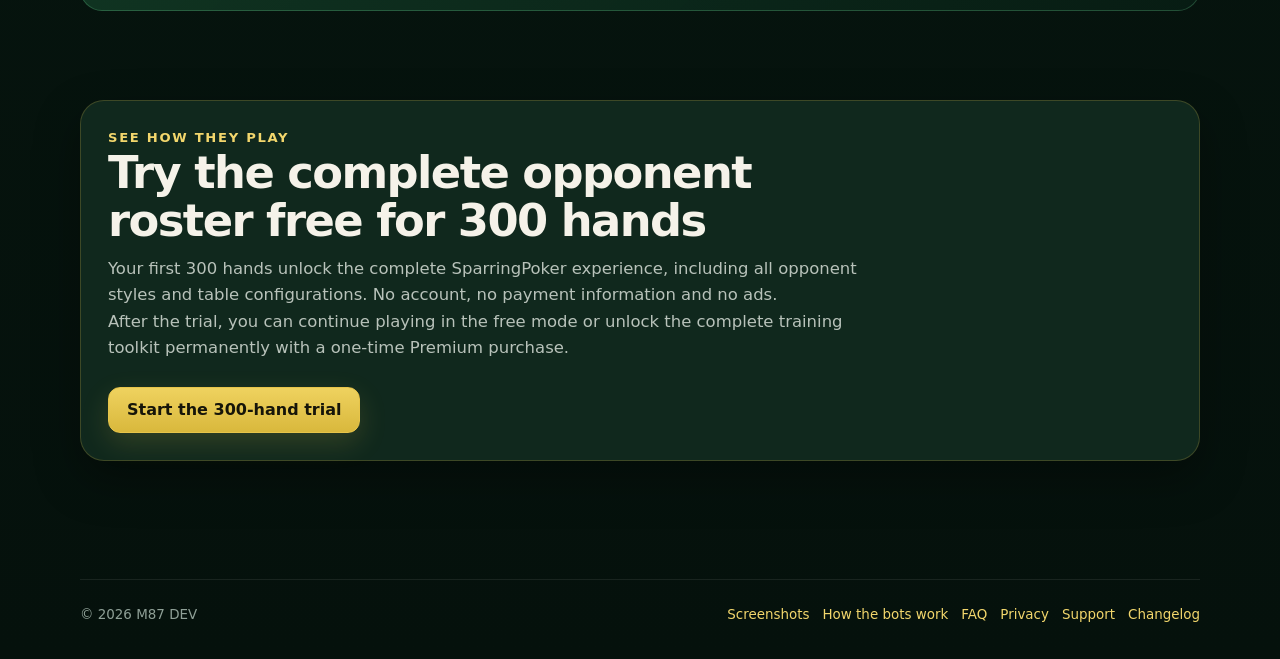
<file: bots.html>
<!DOCTYPE html>
<!DOCTYPE html>

<html lang="en"><head><meta charset="utf-8"/><meta content="width=device-width,initial-scale=1" name="viewport"/>
<title>Adaptive Rule-Based Poker Bots — SparringPoker</title><meta content="Meet the adaptive, statistically calibrated rule-based bots in SparringPoker, the offline Texas Hold’em trainer for Android and Windows." name="description"/><meta content="#071710" name="theme-color"/>
<meta content="index,follow,max-image-preview:large" name="robots"/>
<link href="https://sparringpoker.com/bots.html" rel="canonical"/>
<meta content="SparringPoker" property="og:site_name"/>
<meta content="website" property="og:type"/>
<meta content="Adaptive Rule-Based Poker Bots — SparringPoker" property="og:title"/>
<meta content="Meet the adaptive, statistically calibrated rule-based bots in SparringPoker, the offline Texas Hold’em trainer for Android and Windows." property="og:description"/>
<meta content="https://sparringpoker.com/bots.html" property="og:url"/>
<meta content="https://sparringpoker.com/assets/images/social-preview.jpg" property="og:image"/>
<meta content="1200" property="og:image:width"/>
<meta content="630" property="og:image:height"/>
<meta content="SparringPoker offline Texas Hold’em training table" property="og:image:alt"/>
<meta content="en_US" property="og:locale"/>
<meta content="fr_FR" property="og:locale:alternate"/>
<meta content="summary_large_image" name="twitter:card"/>
<meta content="Adaptive Rule-Based Poker Bots — SparringPoker" name="twitter:title"/>
<meta content="Meet the adaptive, statistically calibrated rule-based bots in SparringPoker, the offline Texas Hold’em trainer for Android and Windows." name="twitter:description"/>
<meta content="https://sparringpoker.com/assets/images/social-preview.jpg" name="twitter:image"/>
<link href="assets/site.css?v=20261128" rel="stylesheet"/><link href="assets/mobile.css?v=20260920" media="(max-width: 620px)" rel="stylesheet"/>
<script src="assets/site.js?v=20261128" defer></script>
</head>
<body class="" data-base=""><a class="skip-link" href="#main-content">Skip to content</a><div class="shell"><header class="topbar">
<a class="brand" href="/"><span class="brand-mark">♠</span> SparringPoker <span class="brand-mark">♥</span></a>
<div class="top-actions">
<a aria-label="Latest version" class="version-badge" href="changelog.html"></a>
<div aria-label="Language" class="lang-switch">
<button aria-label="English" aria-pressed="true" class="lang-btn active" data-lang-flag="en" type="button"><img alt="" decoding="async" height="20" src="flag_en.png" width="40"/></button>
<button aria-label="Français" aria-pressed="false" class="lang-btn" data-lang-flag="fr" type="button"><img alt="" decoding="async" height="27" src="flag_fr.png" width="40"/></button>
</div>
</div>
</header><main class="page-main" id="main-content">
<section class="page-hero">
<div class="page-kicker" data-lang="en">Credible opponents for deliberate practice</div>
<div class="page-kicker" data-lang="fr">Des adversaires crédibles pour un entraînement utile</div>
<h1 data-lang="en">Train against opponents with distinct poker personalities</h1>
<h1 data-lang="fr">Entraînez-vous face à des adversaires aux personnalités vraiment différentes</h1>
<p class="lead" data-lang="en">SparringPoker is an offline Texas Hold’em trainer for Android and Windows. Its statistically calibrated, rule-based bots play four distinct styles and adjust some decisions based on your observed tendencies.</p>
<p class="lead" data-lang="fr">SparringPoker est une application d’entraînement au Texas Hold’em hors ligne pour Android et Windows. Ses bots suivent des règles, sont calibrés statistiquement et jouent selon quatre styles distincts. Ils adaptent certaines décisions aux tendances observées dans votre jeu.</p>
<p class="lead" data-lang="en">Practice realistic decisions, then review your play with statistics and personalized coaching. SparringPoker leaves equilibrium calculations to GTO solvers. Optional hand review prepares a prompt for an external AI assistant.</p>
<p class="lead" data-lang="fr">Entraînez-vous à prendre des décisions réalistes, puis analysez votre jeu avec les statistiques et le coaching personnalisé. SparringPoker laisse le calcul des stratégies d’équilibre aux solveurs GTO. L’analyse facultative d’une main prépare un prompt pour un assistant IA externe.</p>
<div class="actions">
<a class="btn small" href="/#download"><span data-lang="en">Try all 4 styles free for 300 hands</span><span data-lang="fr">Essayez les 4 styles gratuitement pendant 300 mains</span></a>
<a class="btn secondary small" href="/"><span data-lang="en">← Back to overview</span><span data-lang="fr">← Retour à la présentation</span></a>
</div>
</section>
<section class="section compact">
<div class="section-head center">
<div class="section-kicker" data-lang="en">Four opponents. Four challenges.</div>
<div class="section-kicker" data-lang="fr">Quatre adversaires. Quatre défis.</div>
<h2 data-lang="en">Different styles, not artificial difficulty levels</h2>
<h2 data-lang="fr">Des styles différents, pas des niveaux de difficulté artificiels</h2>
<p data-lang="en">Good poker is not only about knowing what you want to do. It is also about recognising who you are playing against and adjusting. SparringPoker therefore uses several distinct archetypes instead of a single bot with multiple difficulty settings.</p>
<p data-lang="fr">Bien jouer au poker ne consiste pas uniquement à savoir ce que vous voulez faire. Il faut aussi comprendre qui se trouve en face de vous et savoir adapter votre jeu. SparringPoker utilise donc plusieurs archétypes distincts plutôt qu'un seul bot décliné en différents niveaux de difficulté.</p>
</div>
<div class="cards-3">
<article class="card">
<div class="step">ULTRA-TIGHT</div>
<strong class="card-title" data-lang="en">Very selective. Very aggressive once involved.</strong>
<strong class="card-title" data-lang="fr">Très sélectif. Très agressif lorsqu'il entre dans un coup.</strong>
<p data-lang="en">The Ultra-Tight opponent enters relatively few pots and tends to represent stronger ranges when it does.</p>
<p data-lang="fr">L'Ultra-Tight joue relativement peu de mains et représente généralement des ranges plus fortes lorsqu'il s'engage.</p>
<p data-lang="en"><strong>Good practice for:</strong> patience, disciplined folds and playing against very narrow ranges.</p>
<p data-lang="fr"><strong>Idéal pour travailler :</strong> la patience, les folds disciplinés et le jeu face à des ranges très resserrées.</p>
</article>
<article class="card">
<div class="step">TIGHT</div>
<strong class="card-title" data-lang="en">Solid, selective and aggressive.</strong>
<strong class="card-title" data-lang="fr">Solide, sélectif et agressif.</strong>
<p data-lang="en">The Tight opponent represents the closest thing in SparringPoker to a conventional TAG baseline.</p>
<p data-lang="fr">Le Tight correspond dans SparringPoker au profil le plus proche d'une base TAG conventionnelle.</p>
<p data-lang="en"><strong>Good practice for:</strong> fundamentals, positional play and sound decisions against a disciplined opponent.</p>
<p data-lang="fr"><strong>Idéal pour travailler :</strong> les fondamentaux, le jeu positionnel et les décisions face à un adversaire discipliné.</p>
</article>
<article class="card">
<div class="step">LOOSE</div>
<strong class="card-title" data-lang="en">Wider ranges and frequent aggression.</strong>
<strong class="card-title" data-lang="fr">Des ranges plus larges et une agressivité fréquente.</strong>
<p data-lang="en">The Loose opponent enters more pots and puts you under pressure with a broader range of hands.</p>
<p data-lang="fr">Le Loose entre dans davantage de pots et exerce de la pression avec un éventail de mains plus large.</p>
<p data-lang="en"><strong>Good practice for:</strong> defending against aggression, bluff-catching and adjusting to wider ranges.</p>
<p data-lang="fr"><strong>Idéal pour travailler :</strong> la défense face à l'agression, le bluff-catching et l'adaptation à des ranges élargies.</p>
</article>
<article class="card">
<div class="step">MANIAC</div>
<strong class="card-title" data-lang="en">Very wide ranges. Relentless pressure.</strong>
<strong class="card-title" data-lang="fr">Des ranges très larges. Une pression permanente.</strong>
<p data-lang="en">The Maniac is deliberately more volatile and over-aggressive. It can create difficult situations, but its excess aggression is also exploitable.</p>
<p data-lang="fr">Le Maniac est volontairement plus volatil et excessivement agressif. Il peut créer des situations difficiles, mais cette agressivité excessive peut également être exploitée.</p>
<p data-lang="en"><strong>Good practice for:</strong> maintaining discipline, controlling tilt and learning when to let an aggressive opponent keep bluffing.</p>
<p data-lang="fr"><strong>Idéal pour travailler :</strong> la discipline, le contrôle du tilt et la capacité à laisser un adversaire agressif continuer à bluffer.</p>
</article>
</div>
<div class="download-panel" style="margin-top:18px">
<div class="section-head">
<p data-lang="en">All four styles are available during the full-feature 300-hand trial. After the trial, the Tight opponent remains available in the free version; Premium keeps the complete range of opponent styles and mixes.</p>
<p data-lang="fr">Les quatre styles sont disponibles pendant l'essai complet de 300 mains. Après l'essai, le profil Tight reste disponible dans la version gratuite ; Premium conserve l'ensemble des styles et des mélanges d'adversaires.</p>
</div>
<a class="cta" href="/#download"><span data-lang="en">Try all four styles free</span><span data-lang="fr">Essayer gratuitement les quatre styles</span></a>
</div>
</section>
<section class="section compact">
<div class="feature-split reverse">
<div class="feature-copy">
<div class="section-kicker" data-lang="en">Opponent adaptation</div>
<div class="section-kicker" data-lang="fr">Adaptation des adversaires</div>
<h2 data-lang="en">They can start reacting to the way you play</h2>
<h2 data-lang="fr">Ils peuvent commencer à s'adapter à votre façon de jouer</h2>
<p data-lang="en">The bots are not limited to their base archetype. As you accumulate enough hands in a given table format, SparringPoker builds a local statistical picture of your tendencies. Those tendencies can then influence some of the bots' decisions against you.</p>
<p data-lang="fr">Les bots ne sont pas limités à leur archétype de départ. À mesure que vous accumulez suffisamment de mains dans un format de table, SparringPoker construit localement un profil statistique de vos tendances. Certaines de ces tendances peuvent ensuite influencer les décisions prises contre vous.</p>
<p data-lang="en">Before enough data exists, they simply fall back to their normal archetype. The adaptation is based on observed play, not guesswork.</p>
<p data-lang="fr">Tant que l'échantillon est insuffisant, ils utilisent simplement leur archétype de base. L'adaptation repose sur votre jeu observé, pas sur des suppositions.</p>
</div>
<div class="box">
<h3 data-lang="en">Examples of tendencies tracked locally</h3>
<h3 data-lang="fr">Exemples de tendances suivies localement</h3>
<ul>
<li data-lang="en">How often you voluntarily enter pots and raise preflop</li>
<li data-lang="fr">La fréquence à laquelle vous entrez volontairement dans les pots et relancez préflop</li>
<li data-lang="en">Your aggression on different streets</li>
<li data-lang="fr">Votre agressivité sur les différentes streets</li>
<li data-lang="en">How you react to 3-bets</li>
<li data-lang="fr">Votre réaction face aux 3-bets</li>
<li data-lang="en">How you defend your blinds</li>
<li data-lang="fr">Votre défense des blindes</li>
<li data-lang="en">Patterns in your bet sizing</li>
<li data-lang="fr">Certains patterns de taille de mise</li>
</ul>
<p data-lang="en"><strong>No account or online player profile is required.</strong> These statistics are stored locally on your device. When the full feature set is unlocked, you can export them as a JSON backup and import them again later, including on another device.</p>
<p data-lang="fr"><strong>Aucun compte ni profil joueur en ligne n'est nécessaire.</strong> Ces statistiques sont stockées localement sur votre appareil. Lorsque toutes les fonctionnalités sont débloquées, vous pouvez les exporter dans une sauvegarde JSON puis les réimporter ultérieurement, y compris sur un autre appareil.</p>
</div>
</div>
</section>
<section class="section compact">
<div class="section-head center">
<div class="section-kicker" data-lang="en">Validation</div>
<div class="section-kicker" data-lang="fr">Validation</div>
<h2 data-lang="en">How the bots are kept credible</h2>
<h2 data-lang="fr">Comment nous maintenons la crédibilité des bots</h2>
<p data-lang="en">A poker bot can look convincing for a few hands while still containing serious strategic or situational weaknesses. SparringPoker therefore validates its opponents at several complementary levels.</p>
<p data-lang="fr">Un bot de poker peut sembler convaincant pendant quelques mains tout en présentant de sérieuses faiblesses stratégiques ou situationnelles. SparringPoker valide donc ses adversaires à plusieurs niveaux complémentaires.</p>
</div>
<div class="cards-3">
<article class="card">
<div class="step" data-lang="en">01 · AUTOMATED TESTING</div><div class="step" data-lang="fr">01 · TESTS AUTOMATISÉS</div>
<strong class="card-title" data-lang="en">Catch logic regressions</strong>
<strong class="card-title" data-lang="fr">Détecter les régressions logiques</strong>
<p data-lang="en">Automated tests cover individual calculations, interactions between components and complete hand sequences, including areas such as hand evaluation, ranges, betting logic and game flow.</p>
<p data-lang="fr">Des tests automatisés couvrent les calculs individuels, les interactions entre composants et le déroulement de mains complètes, notamment l'évaluation des mains, les ranges, la logique de mise et le déroulement général d'une partie.</p>
</article>
<article class="card">
<div class="step" data-lang="en">02 · LARGE-SCALE SIMULATION</div><div class="step" data-lang="fr">02 · SIMULATION À GRANDE ÉCHELLE</div>
<strong class="card-title" data-lang="en">Check strategic behaviour</strong>
<strong class="card-title" data-lang="fr">Contrôler le comportement stratégique</strong>
<p data-lang="en">The archetypes play large numbers of automated hands against one another across Heads-Up, Short Handed and Full Ring. Their behaviour is examined through standard poker metrics such as VPIP, PFR, 3-bet frequency, aggression, continuation betting and showdown behaviour.</p>
<p data-lang="fr">Les archétypes disputent automatiquement de nombreuses mains entre eux en Heads-Up, Short Handed et Full Ring. Leur comportement est examiné à l'aide de métriques poker standard telles que le VPIP, le PFR, le taux de 3-bet, l'agressivité, les continuation bets ou le comportement au showdown.</p>
</article>
<article class="card">
<div class="step" data-lang="en">03 · EDGE-CASE REPLAYS</div><div class="step" data-lang="fr">03 · REJEU DES CAS PARTICULIERS</div>
<strong class="card-title" data-lang="en">Keep difficult fixes from coming back</strong>
<strong class="card-title" data-lang="fr">Empêcher le retour des erreurs difficiles</strong>
<p data-lang="en">Specific difficult situations discovered during development or simulation can be captured and replayed independently. Once corrected, they can remain in the regression suite so later changes do not silently reintroduce the same problem.</p>
<p data-lang="fr">Certaines situations difficiles découvertes pendant le développement ou les simulations peuvent être enregistrées puis rejouées indépendamment. Une fois corrigées, elles peuvent rester dans la suite de régression afin qu'une modification future ne réintroduise pas silencieusement le même problème.</p>
</article>
</div>
</section>
<section class="section compact">
<div class="content-stack">
<div class="box">
<p class="muted" style="margin:0 0 6px;font-size:12px;text-transform:uppercase;letter-spacing:0.5px"><span data-lang="en">What validation is looking for</span><span data-lang="fr">Ce que la validation cherche à vérifier</span></p>
<h2 data-lang="en">The differences should be intentional</h2>
<h2 data-lang="fr">Les différences doivent être intentionnelles</h2>
<p data-lang="en">The purpose of calibration is not to make four bots that all converge toward the same strategy. It is to make sure their differences remain meaningful and coherent.</p>
<p data-lang="fr">Le but du calibrage n'est pas de créer quatre bots qui finissent par tous jouer de la même manière. Il est de vérifier que leurs différences restent significatives et cohérentes.</p>
<ul>
<li data-lang="en">Tighter and looser archetypes should remain meaningfully distinguishable.</li>
<li data-lang="fr">Les profils plus serrés et plus larges doivent rester réellement différenciés.</li>
<li data-lang="en">Strategies should adjust when moving from Full Ring to Short Handed and Heads-Up.</li>
<li data-lang="fr">Les stratégies doivent évoluer lorsqu'on passe du Full Ring au Short Handed puis au Heads-Up.</li>
<li data-lang="en">Aggression, preflop selection and showdown tendencies should remain coherent with each archetype.</li>
<li data-lang="fr">L'agressivité, la sélection préflop et les tendances au showdown doivent rester cohérentes avec chaque archétype.</li>
<li data-lang="en">Engine changes should not introduce unintended exploitable behaviour.</li>
<li data-lang="fr">Les modifications du moteur ne doivent pas créer de comportements exploitables non prévus.</li>
<li data-lang="en">Difficult individual situations should continue to produce sensible decisions after future changes.</li>
<li data-lang="fr">Les situations individuelles difficiles doivent continuer à produire des décisions cohérentes après de futures modifications.</li>
</ul>
</div>
<div class="box">
<h2 data-lang="en">Why the Maniac is allowed to lose</h2>
<h2 data-lang="fr">Pourquoi le Maniac peut être perdant</h2>
<p data-lang="en">The Maniac is intentionally over-aggressive and may be a structural long-term loser against stronger strategies. That is part of the archetype, not a calibration failure.</p>
<p data-lang="fr">Le Maniac est volontairement excessivement agressif et peut être structurellement perdant à long terme face à de meilleures stratégies. Cela fait partie de son archétype : ce n'est pas un échec du calibrage.</p>
<p data-lang="en">What the validation process is intended to catch are <strong>unintended</strong> weaknesses — behaviour that does not belong to the opponent's design.</p>
<p data-lang="fr">Ce que le processus de validation cherche à détecter, ce sont les faiblesses <strong>non intentionnelles</strong> — celles qui ne correspondent pas au comportement voulu de l'adversaire.</p>
</div>
</div>
</section>
<section class="section compact">
<div class="proof-strip">
<div>
<div class="section-kicker" data-lang="en">No hidden advantages</div>
<div class="section-kicker" data-lang="fr">Aucun avantage caché</div>
<h2 data-lang="en">Different styles, not rigged difficulty</h2>
<h2 data-lang="fr">Des styles différents, pas une difficulté truquée</h2>
<p data-lang="en">SparringPoker does not make a bot harder by giving it better cards, hidden information or arbitrary bonuses. The opponents operate from the information available in the game and make decisions from their strategy, the current situation and the tendencies they have observed.</p>
<p data-lang="fr">SparringPoker ne rend pas un bot plus difficile en lui donnant de meilleures cartes, des informations cachées ou un avantage arbitraire. Les adversaires utilisent les informations disponibles dans la partie et prennent leurs décisions selon leur stratégie, la situation présente et les tendances qu'ils ont pu observer.</p>
<p data-lang="en">Their differences come from selectivity, aggression, ranges, willingness to continue and how they react to different situations. Switching opponent styles therefore changes the type of problem you must solve — not just the position of a difficulty slider.</p>
<p data-lang="fr">Leurs différences viennent de leur sélectivité, leur agressivité, leurs ranges, leur propension à continuer dans un coup et leurs réactions aux différentes situations. Changer de style d'adversaire change donc le type de problème que vous devez résoudre — pas simplement la position d'un curseur de difficulté.</p>
</div>
<div class="proof-stats">
<div class="proof-stat"><strong>4</strong><span data-lang="en">distinct opponent archetypes</span><span data-lang="fr">archétypes d'adversaires distincts</span></div>
<div class="proof-stat"><strong>3</strong><span data-lang="en">table formats used for calibration</span><span data-lang="fr">formats de table utilisés pour le calibrage</span></div>
<div class="proof-stat"><strong>100%</strong><span data-lang="en">offline gameplay</span><span data-lang="fr">jeu utilisable hors ligne</span></div>
<div class="proof-stat"><strong>0</strong><span data-lang="en">accounts required</span><span data-lang="fr">compte requis</span></div>
</div>
</div>
</section>
<section class="section compact">
<div class="privacy-banner">
<div>
<div class="section-kicker" data-lang="en">A focused training partner</div>
<div class="section-kicker" data-lang="fr">Un partenaire d'entraînement spécialisé</div>
<h2 data-lang="en">What SparringPoker is — and what it is not</h2>
<h2 data-lang="fr">Ce qu'est SparringPoker — et ce qu'il n'est pas</h2>
<p data-lang="en">SparringPoker is an offline training partner designed to expose you to repeated poker decisions against varied opponent styles. It is <strong>not a GTO solver</strong>, an online poker room or a real-money gambling application.</p>
<p data-lang="fr">SparringPoker est un partenaire d'entraînement hors ligne conçu pour vous confronter de manière répétée à des décisions de poker face à des profils variés. Ce n'est <strong>ni un solveur GTO</strong>, ni une salle de poker en ligne, ni une application de jeu d'argent réel.</p>
<p data-lang="en">The goal is not to claim that every bot decision is theoretically perfect. The goal is to provide coherent, varied opponents that create credible situations in which to practise your own decision-making.</p>
<p data-lang="fr">L'objectif n'est pas de prétendre que chacune des décisions prises par les bots est théoriquement parfaite. L'objectif est de proposer des adversaires cohérents et variés capables de créer des situations crédibles dans lesquelles travailler vos propres décisions.</p>
<p><a href="/articles/how-to-practice-poker-offline.html"><span data-lang="en">See how to put offline practice into a routine</span><span data-lang="fr">Découvrez comment organiser vos séances hors ligne</span></a></p>
</div>
<a class="cta secondary" href="screenshots.html"><span data-lang="en">See the app in action</span><span data-lang="fr">Voir l'application en action</span></a>
</div>
</section>
<section class="section compact">
<div class="privacy-banner">
<div>
<div class="section-kicker" data-lang="en">The engineering stays in the background</div>
<div class="section-kicker" data-lang="fr">La technique reste en arrière-plan</div>
<h2 data-lang="en">You choose a table and play</h2>
<h2 data-lang="fr">Vous choisissez une table et vous jouez</h2>
<p data-lang="en">You do not need to configure ranges, study calibration reports or understand the testing system. The engineering exists so that the opponents feel meaningfully different while the training experience remains simple.</p>
<p data-lang="fr">Vous n'avez pas besoin de configurer des ranges, d'étudier des rapports de calibration ou de comprendre le système de tests. Toute cette ingénierie sert simplement à produire des adversaires réellement différents tout en conservant une expérience d'entraînement simple.</p>
<p data-lang="en">Your gameplay and built-in statistics stay on your device, and the game remains fully playable offline. Your statistics can also be exported and restored manually, so local storage does not mean being locked to one installation.</p>
<p data-lang="fr">Vos parties et les statistiques intégrées restent sur votre appareil, et le jeu reste entièrement utilisable hors ligne. Vos statistiques peuvent aussi être exportées puis restaurées manuellement : un stockage local ne signifie donc pas qu'elles restent prisonnières d'une seule installation.</p>
</div>
<a class="cta secondary" href="privacy.html"><span data-lang="en">Privacy details</span><span data-lang="fr">Détails sur la confidentialité</span></a>
</div>
</section>
<section class="section" id="download">
<div class="download-panel">
<div class="section-head">
<div class="section-kicker" data-lang="en">See how they play</div>
<div class="section-kicker" data-lang="fr">Voyez comment ils jouent</div>
<h2 data-lang="en">Try the complete opponent roster free for 300 hands</h2>
<h2 data-lang="fr">Essayez gratuitement tous les adversaires pendant 300 mains</h2>
<p data-lang="en">Your first 300 hands unlock the complete SparringPoker experience, including all opponent styles and table configurations. No account, no payment information and no ads.</p>
<p data-lang="fr">Vos 300 premières mains débloquent l'expérience SparringPoker complète, notamment tous les styles d'adversaires et toutes les configurations de table. Aucun compte, aucun moyen de paiement et aucune publicité.</p>
<p data-lang="en">After the trial, you can continue playing in the free mode or unlock the complete training toolkit permanently with a one-time Premium purchase.</p>
<p data-lang="fr">Après l'essai, vous pouvez continuer à jouer gratuitement ou débloquer définitivement l'ensemble des outils d'entraînement avec un achat Premium unique.</p>
</div>
<a class="cta" href="/#download"><span data-lang="en">Start the 300-hand trial</span><span data-lang="fr">Commencer l'essai de 300 mains</span></a>
</div>
</section>
</main><footer class="footer">
<div>© <span data-current-year=""></span> M87 DEV</div>
<div class="footer-links">
<a href="screenshots.html"><span data-lang="en">Screenshots</span><span data-lang="fr">Captures</span></a>
<a href="bots.html"><span data-lang="en">How the bots work</span><span data-lang="fr">Fonctionnement des bots</span></a>
<a href="faq.html">FAQ</a>
<a href="privacy.html"><span data-lang="en">Privacy</span><span data-lang="fr">Confidentialité</span></a>
<a href="support.html">Support</a>
<a href="changelog.html">Changelog</a>
</div>
</footer></div></body></html>
</file>
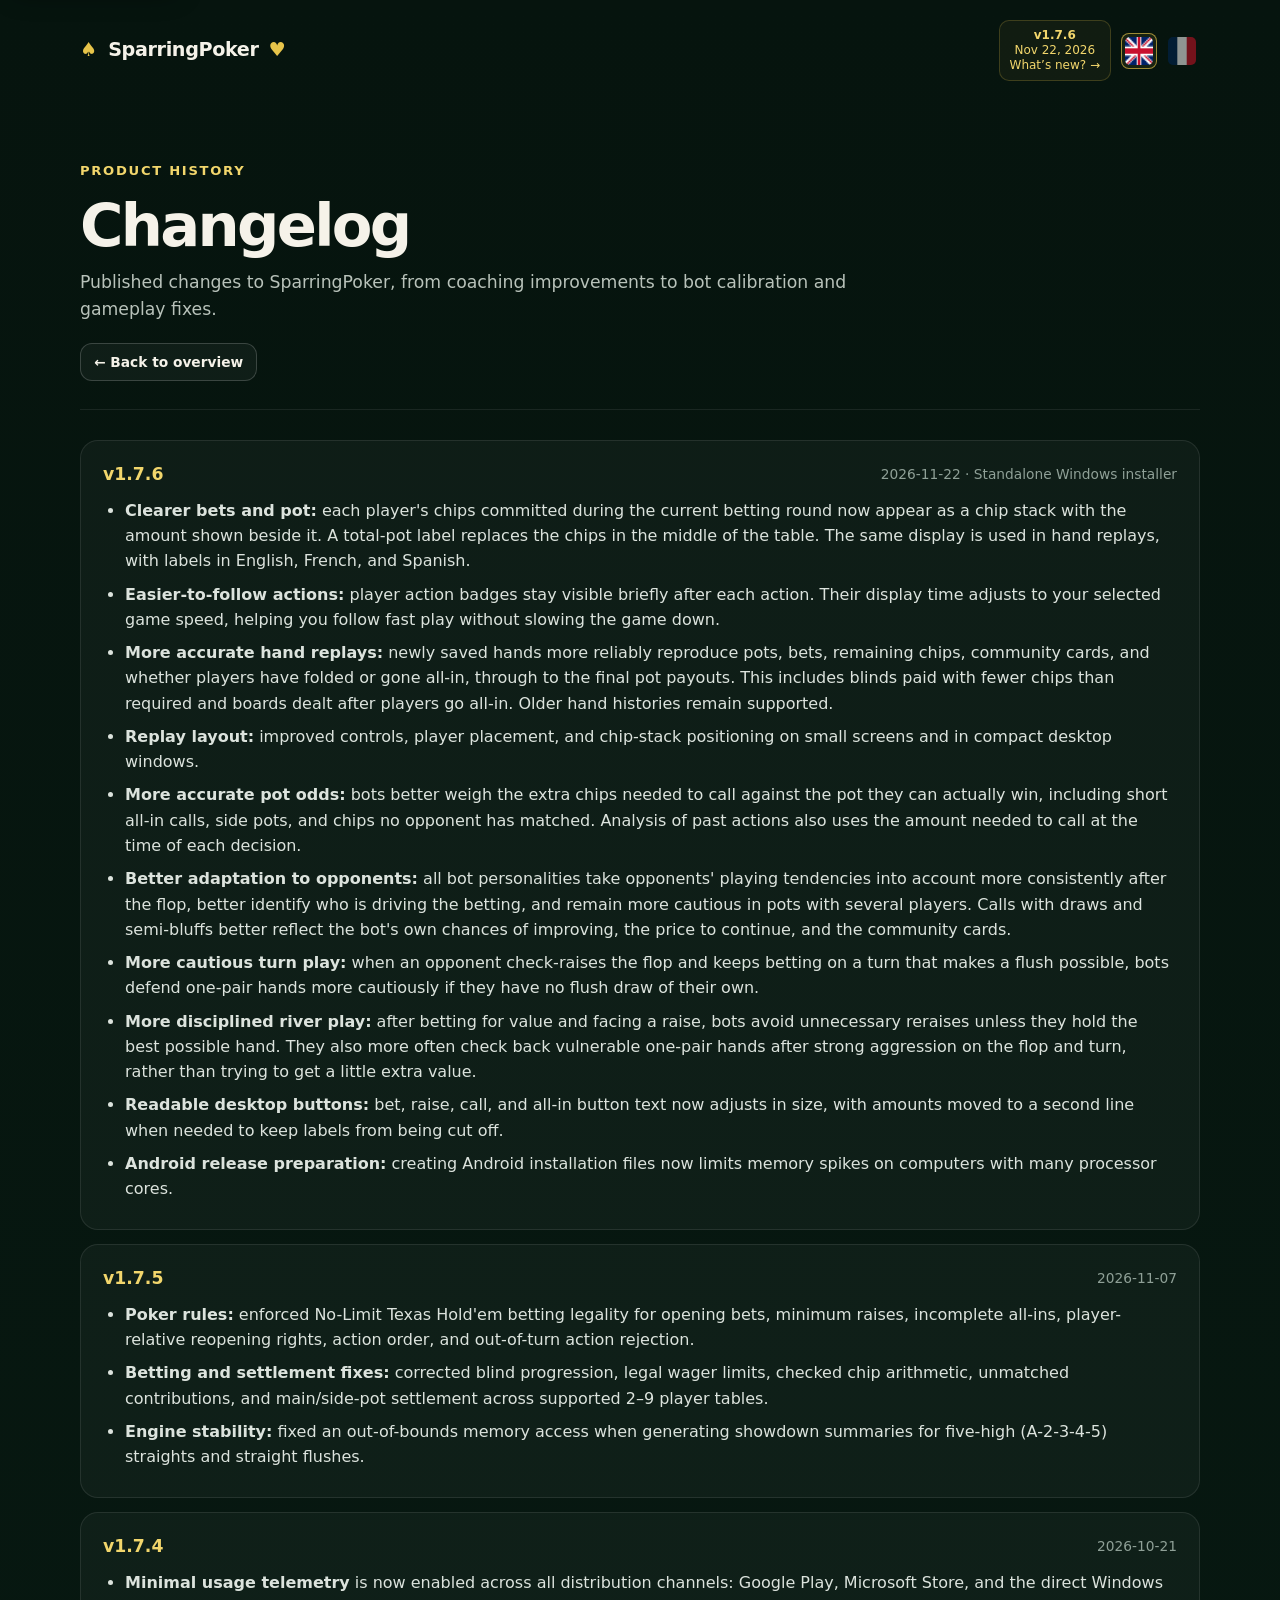
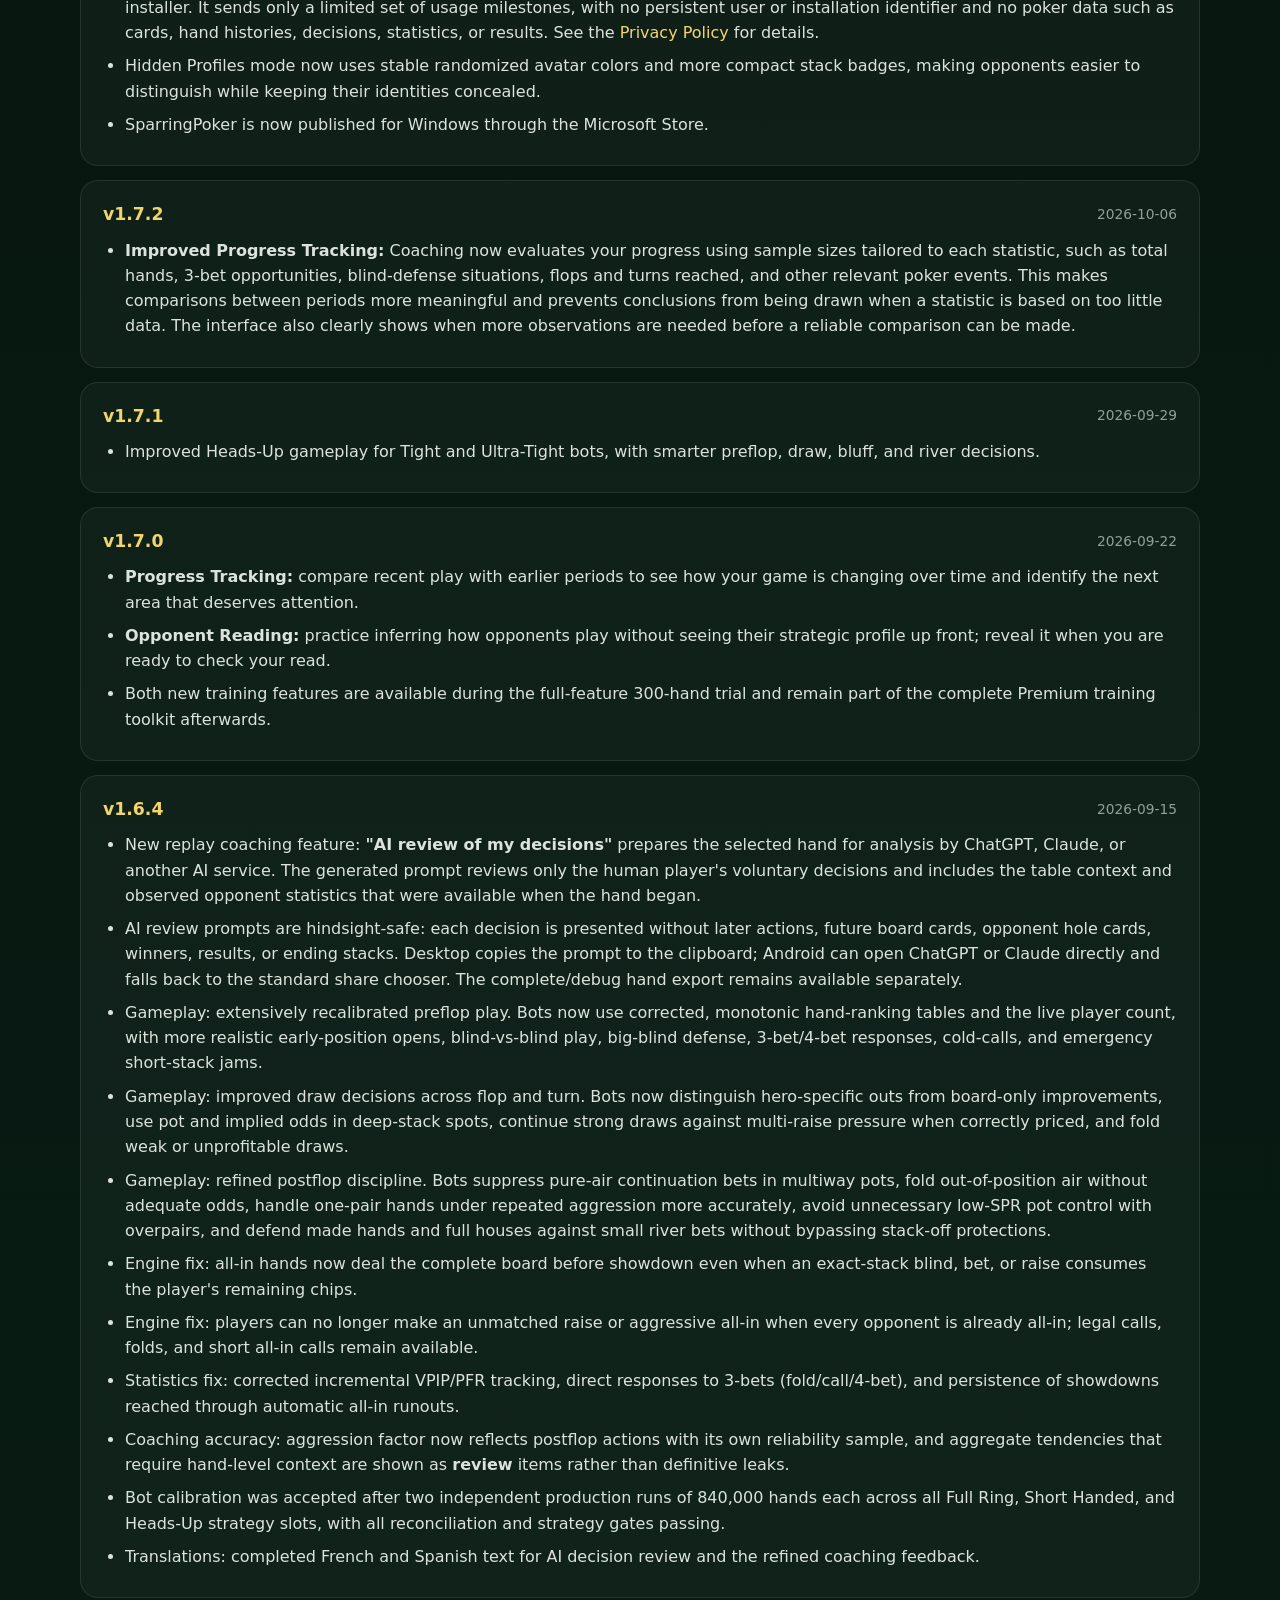
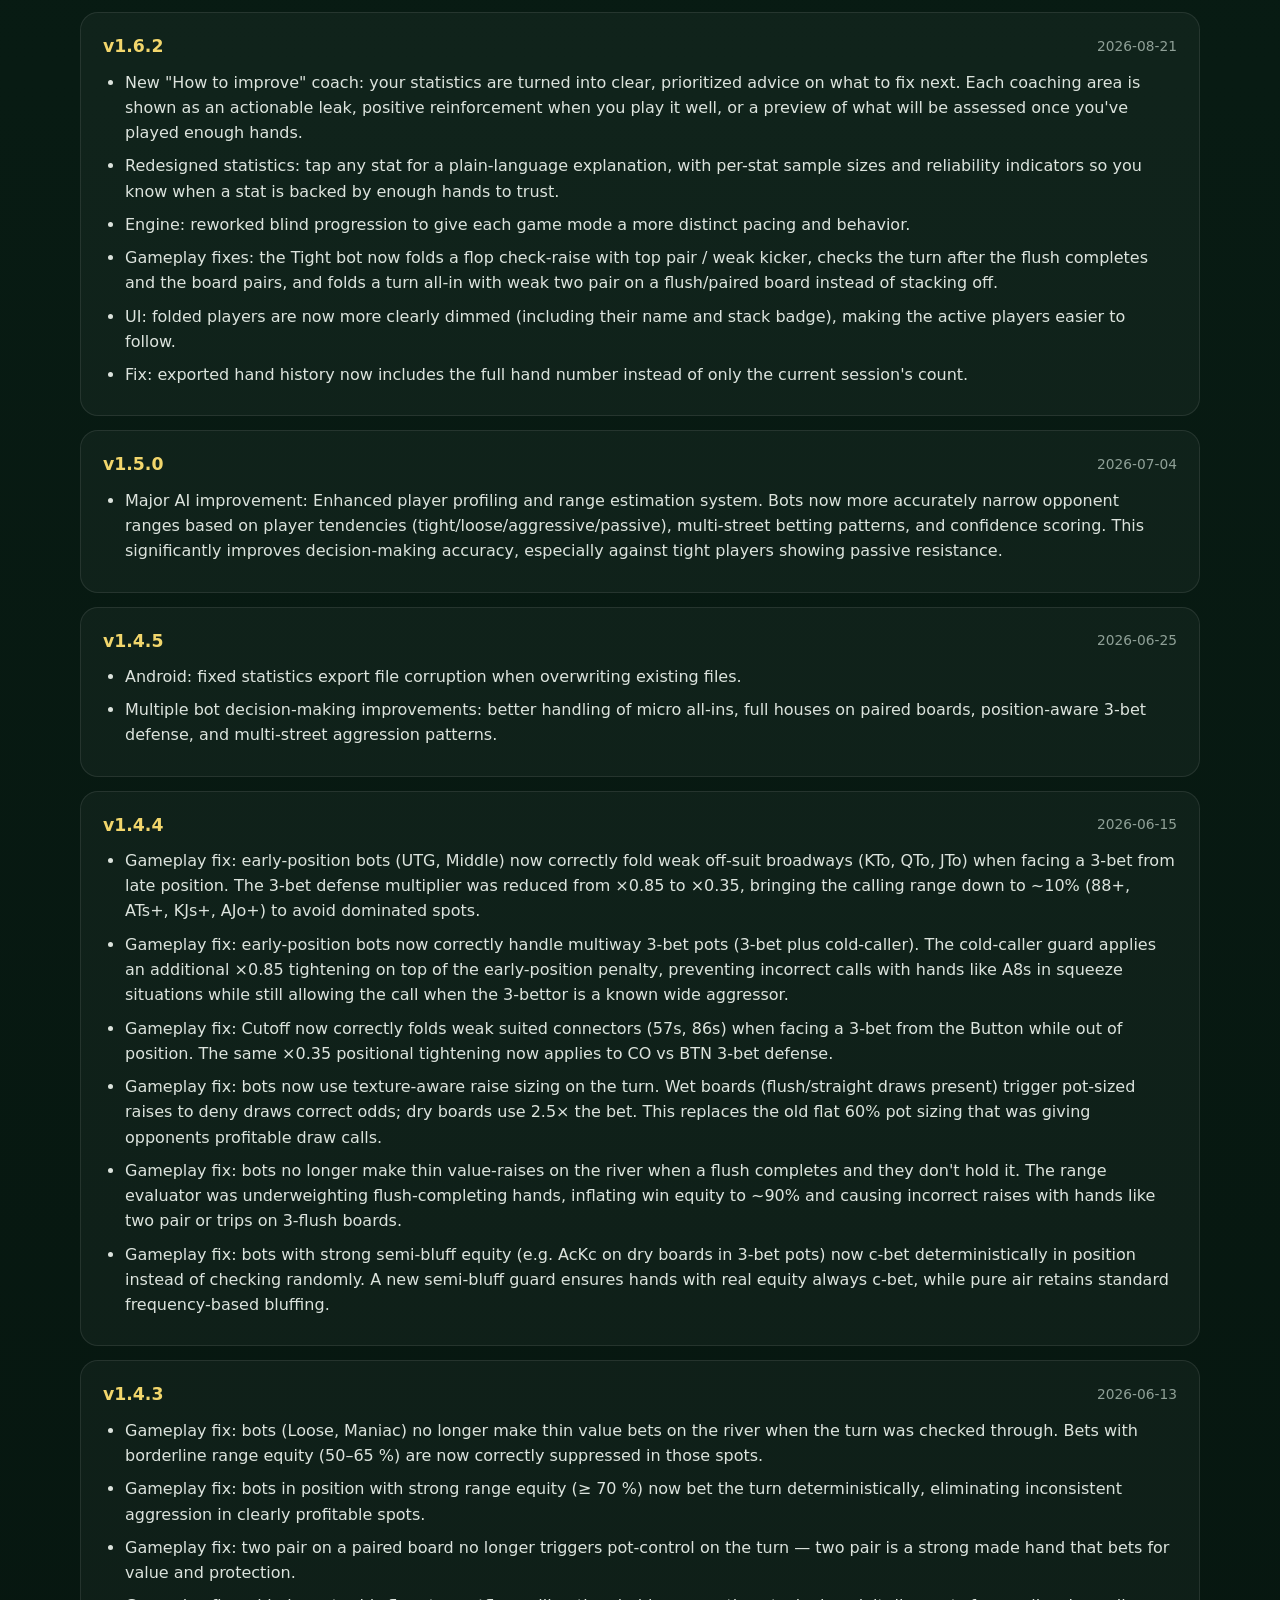
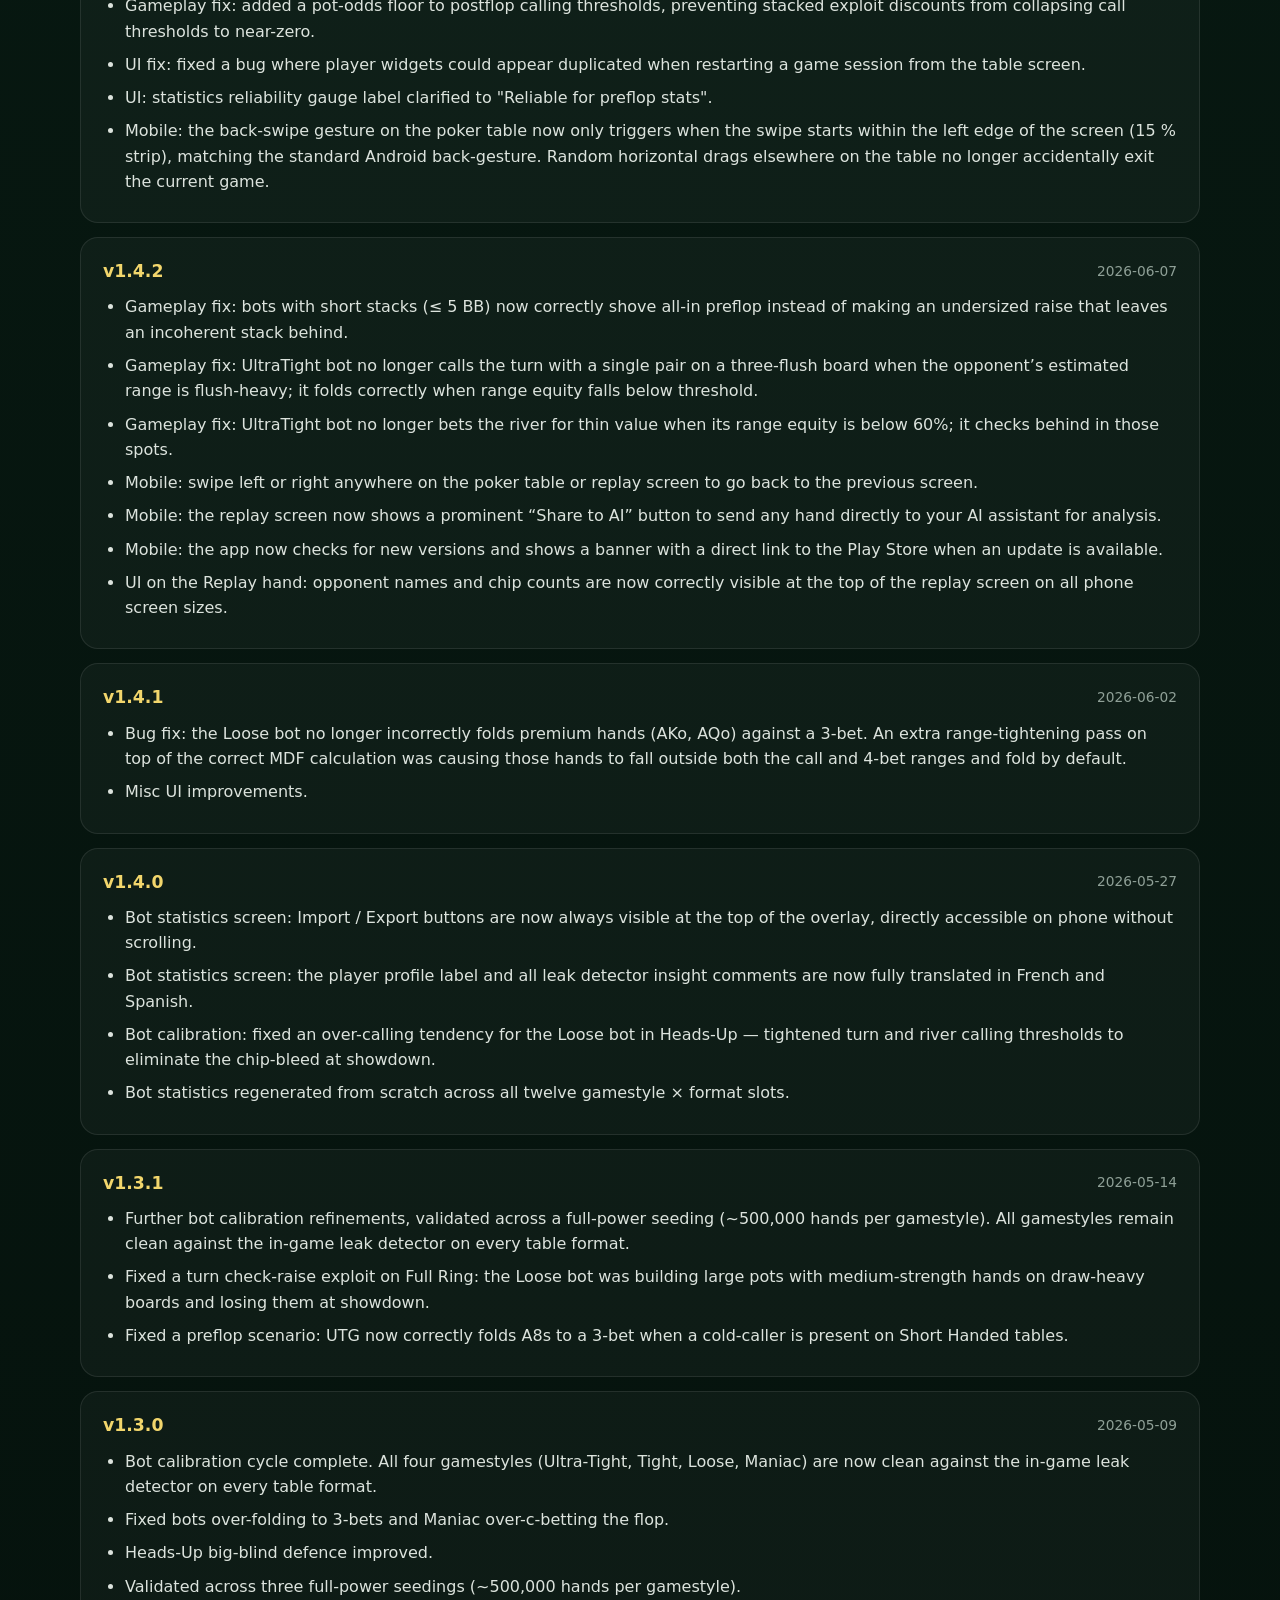
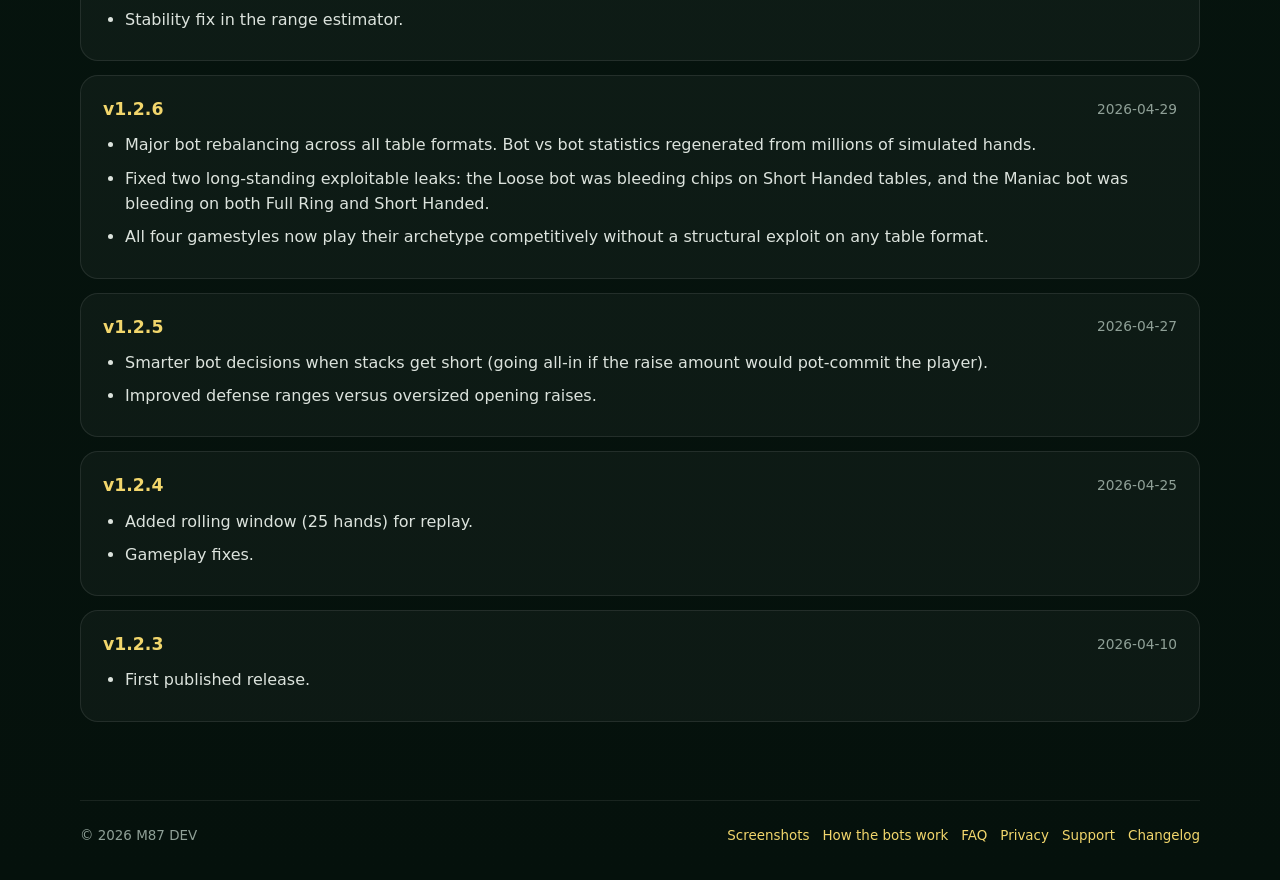
<file: changelog.html>
<!DOCTYPE html>

<html lang="en"><head><meta charset="utf-8"/><meta content="width=device-width,initial-scale=1" name="viewport"/>
<title>Changelog — SparringPoker</title><meta content="SparringPoker release notes and product changes." name="description"/><meta content="#071710" name="theme-color"/>
<meta content="index,follow,max-image-preview:large" name="robots"/>
<link href="https://sparringpoker.com/changelog.html" rel="canonical"/>
<meta content="SparringPoker" property="og:site_name"/>
<meta content="website" property="og:type"/>
<meta content="Changelog — SparringPoker" property="og:title"/>
<meta content="SparringPoker release notes and product changes." property="og:description"/>
<meta content="https://sparringpoker.com/changelog.html" property="og:url"/>
<meta content="https://sparringpoker.com/assets/images/social-preview.jpg" property="og:image"/>
<meta content="1200" property="og:image:width"/>
<meta content="630" property="og:image:height"/>
<meta content="SparringPoker offline Texas Hold’em training table" property="og:image:alt"/>
<meta content="en_US" property="og:locale"/>
<meta content="fr_FR" property="og:locale:alternate"/>
<meta content="summary_large_image" name="twitter:card"/>
<meta content="Changelog — SparringPoker" name="twitter:title"/>
<meta content="SparringPoker release notes and product changes." name="twitter:description"/>
<meta content="https://sparringpoker.com/assets/images/social-preview.jpg" name="twitter:image"/>
<link href="assets/site.css?v=20261128" rel="stylesheet"/><link href="assets/mobile.css?v=20260920" media="(max-width: 620px)" rel="stylesheet"/>
<script src="assets/site.js?v=20261128" defer></script>
</head>
<body class="" data-base=""><a class="skip-link" href="#main-content">Skip to content</a><div class="shell"><header class="topbar">
<a class="brand" href="/"><span class="brand-mark">♠</span> SparringPoker <span class="brand-mark">♥</span></a>
<div class="top-actions">
<a aria-label="Latest version" class="version-badge" href="changelog.html"></a>
<div aria-label="Language" class="lang-switch">
<button aria-label="English" aria-pressed="true" class="lang-btn active" data-lang-flag="en" type="button"><img alt="" decoding="async" height="20" src="flag_en.png" width="40"/></button>
<button aria-label="Français" aria-pressed="false" class="lang-btn" data-lang-flag="fr" type="button"><img alt="" decoding="async" height="27" src="flag_fr.png" width="40"/></button>
</div>
</div>
</header><main class="page-main" id="main-content"><section class="page-hero"><div class="page-kicker" data-lang="en">Product history</div><div class="page-kicker" data-lang="fr">Historique du produit</div><h1 data-lang="en">Changelog</h1><h1 data-lang="fr">Historique des versions</h1><p class="lead" data-lang="en">Published changes to SparringPoker, from coaching improvements to bot calibration and gameplay fixes.</p><p class="lead" data-lang="fr">Modifications publiées de SparringPoker, des améliorations du coaching au calibrage des bots et aux corrections de gameplay.</p><div class="actions"><a class="btn secondary small" href="/"><span data-lang="en">← Back to overview</span><span data-lang="fr">← Retour à la présentation</span></a></div></section><div><div class="release">
<div class="release-header">
<span class="release-version">v1.7.6</span>
<time class="release-date" data-lang="en" datetime="2026-11-22">2026-11-22 · Standalone Windows installer</time>
<time class="release-date" data-lang="fr" datetime="2026-11-22">2026-11-22 · Installateur Windows autonome</time>
</div>
<ul>
<li data-lang="en"><strong>Clearer bets and pot:</strong> each player's chips committed during the current betting round now appear as a chip stack with the amount shown beside it. A total-pot label replaces the chips in the middle of the table. The same display is used in hand replays, with labels in English, French, and Spanish.</li>
<li data-lang="fr"><strong>Mises et pot plus lisibles :</strong> les jetons engagés par chaque joueur pendant le tour de mise en cours apparaissent désormais sous forme de pile de jetons avec leur montant. Un libellé indiquant le pot total remplace les jetons au centre de la table. Cet affichage est également utilisé dans les relectures de mains, avec des libellés en anglais, français et espagnol.</li>
<li data-lang="en"><strong>Easier-to-follow actions:</strong> player action badges stay visible briefly after each action. Their display time adjusts to your selected game speed, helping you follow fast play without slowing the game down.</li>
<li data-lang="fr"><strong>Actions plus faciles à suivre :</strong> les badges indiquant les actions des joueurs restent brièvement visibles après chaque action. Leur durée d'affichage s'adapte à la vitesse de jeu choisie pour faciliter le suivi des parties rapides sans les ralentir.</li>
<li data-lang="en"><strong>More accurate hand replays:</strong> newly saved hands more reliably reproduce pots, bets, remaining chips, community cards, and whether players have folded or gone all-in, through to the final pot payouts. This includes blinds paid with fewer chips than required and boards dealt after players go all-in. Older hand histories remain supported.</li>
<li data-lang="fr"><strong>Relectures de mains plus fidèles :</strong> les nouvelles mains enregistrées reproduisent plus fidèlement les pots, les mises, les jetons restants, les cartes communes et les joueurs couchés ou à tapis, jusqu'à la distribution finale des gains. Cela inclut les blindes payées avec un tapis insuffisant et les cartes distribuées après les mises à tapis. Les anciens historiques de mains restent compatibles.</li>
<li data-lang="en"><strong>Replay layout:</strong> improved controls, player placement, and chip-stack positioning on small screens and in compact desktop windows.</li>
<li data-lang="fr"><strong>Présentation des relectures :</strong> amélioration des commandes, du placement des joueurs et de la position des piles de jetons sur les petits écrans et dans les fenêtres réduites sur ordinateur.</li>
<li data-lang="en"><strong>More accurate pot odds:</strong> bots better weigh the extra chips needed to call against the pot they can actually win, including short all-in calls, side pots, and chips no opponent has matched. Analysis of past actions also uses the amount needed to call at the time of each decision.</li>
<li data-lang="fr"><strong>Cotes du pot plus précises :</strong> les bots évaluent mieux les jetons supplémentaires nécessaires pour suivre par rapport au pot qu'ils peuvent réellement gagner, y compris les calls à tapis incomplets, les pots secondaires et les mises qu'aucun adversaire n'a égalées. L'analyse des actions passées utilise aussi le montant à payer au moment de chaque décision.</li>
<li data-lang="en"><strong>Better adaptation to opponents:</strong> all bot personalities take opponents' playing tendencies into account more consistently after the flop, better identify who is driving the betting, and remain more cautious in pots with several players. Calls with draws and semi-bluffs better reflect the bot's own chances of improving, the price to continue, and the community cards.</li>
<li data-lang="fr"><strong>Meilleure adaptation aux adversaires :</strong> tous les profils de bots tiennent compte plus régulièrement des tendances adverses après le flop, identifient mieux le joueur à l'origine de l'agression et restent plus prudents dans les pots à plusieurs joueurs. Les calls avec un tirage et les semi-bluffs tiennent mieux compte de leurs propres chances d'amélioration, du prix à payer et des cartes communes.</li>
<li data-lang="en"><strong>More cautious turn play:</strong> when an opponent check-raises the flop and keeps betting on a turn that makes a flush possible, bots defend one-pair hands more cautiously if they have no flush draw of their own.</li>
<li data-lang="fr"><strong>Plus de prudence au turn :</strong> lorsqu'un adversaire effectue un check-raise au flop puis continue à miser sur un turn qui rend une couleur possible, les bots défendent plus prudemment leurs mains à une paire s'ils n'ont pas eux-mêmes de tirage couleur.</li>
<li data-lang="en"><strong>More disciplined river play:</strong> after betting for value and facing a raise, bots avoid unnecessary reraises unless they hold the best possible hand. They also more often check back vulnerable one-pair hands after strong aggression on the flop and turn, rather than trying to get a little extra value.</li>
<li data-lang="fr"><strong>Plus de discipline à la river :</strong> après avoir misé pour se faire payer par moins bien et subi une relance, les bots évitent les surrelances inutiles, sauf s'ils détiennent la meilleure main possible. Après une forte agression au flop et au turn, ils choisissent aussi plus souvent de checker en dernier de parole avec une paire fragile plutôt que de tenter de gagner un peu plus.</li>
<li data-lang="en"><strong>Readable desktop buttons:</strong> bet, raise, call, and all-in button text now adjusts in size, with amounts moved to a second line when needed to keep labels from being cut off.</li>
<li data-lang="fr"><strong>Boutons plus lisibles sur ordinateur :</strong> le texte des boutons Miser, Relancer, Suivre et Tapis s'adapte désormais en taille, avec les montants sur une seconde ligne si nécessaire pour éviter les libellés tronqués.</li>
<li data-lang="en"><strong>Android release preparation:</strong> creating Android installation files now limits memory spikes on computers with many processor cores.</li>
<li data-lang="fr"><strong>Préparation des versions Android :</strong> la création des fichiers d'installation Android limite désormais les pics de mémoire sur les ordinateurs équipés de nombreux cœurs de processeur.</li>
</ul>
</div>
<div class="release">
<div class="release-header">
<span class="release-version">v1.7.5</span>
<span class="release-date" data-lang="en">2026-11-07</span>
<span class="release-date" data-lang="fr">2026-11-07</span>
</div>
<ul>
<li data-lang="en"><strong>Poker rules:</strong> enforced No-Limit Texas Hold'em betting legality for opening bets, minimum raises, incomplete all-ins, player-relative reopening rights, action order, and out-of-turn action rejection.</li>
<li data-lang="fr"><strong>Règles du poker :</strong> application stricte des règles de mise du Texas Hold'em No-Limit pour les mises d'ouverture, les relances minimales, les tapis incomplets, les droits de réouverture propres à chaque joueur, l'ordre d'action et le rejet des actions hors tour.</li>
<li data-lang="en"><strong>Betting and settlement fixes:</strong> corrected blind progression, legal wager limits, checked chip arithmetic, unmatched contributions, and main/side-pot settlement across supported 2–9 player tables.</li>
<li data-lang="fr"><strong>Corrections des mises et du partage des pots :</strong> correction de la progression des blindes et des limites de mise légales, vérification des calculs de jetons, prise en compte des contributions non égalées et répartition du pot principal et des pots secondaires pour toutes les tables prises en charge de 2 à 9 joueurs.</li>
<li data-lang="en"><strong>Engine stability:</strong> fixed an out-of-bounds memory access when generating showdown summaries for five-high (A-2-3-4-5) straights and straight flushes.</li>
<li data-lang="fr"><strong>Stabilité du moteur :</strong> correction d'un accès mémoire hors limites lors de la génération des résumés de showdown pour les quintes et les quintes flush hauteur cinq (A-2-3-4-5).</li>
</ul>
</div>
<div class="release">
<div class="release-header">
<span class="release-version">v1.7.4</span>
<span class="release-date" data-lang="en">2026-10-21</span>
<span class="release-date" data-lang="fr">2026-10-21</span>
</div>
<ul>
<li data-lang="en"><strong>Minimal usage telemetry</strong> is now enabled across all distribution channels: Google Play, Microsoft Store, and the direct Windows installer. It sends only a limited set of usage milestones, with no persistent user or installation identifier and no poker data such as cards, hand histories, decisions, statistics, or results. See the <a href="privacy.html">Privacy Policy</a> for details.</li>
<li data-lang="fr">Une <strong>télémétrie d’usage minimale</strong> est désormais activée sur tous les canaux de distribution : Google Play, Microsoft Store et le programme d’installation directe pour Windows. Elle transmet uniquement un nombre limité de jalons d’utilisation, sans identifiant persistant d’utilisateur ou d’installation et sans aucune donnée de poker telle que les cartes, les historiques de mains, les décisions, les statistiques ou les résultats. Consultez la <a href="privacy.html">Politique de confidentialité</a> pour plus de détails.</li>
<li data-lang="en">Hidden Profiles mode now uses stable randomized avatar colors and more compact stack badges, making opponents easier to distinguish while keeping their identities concealed.</li>
<li data-lang="fr">Le mode Profils masqués utilise désormais des couleurs d’avatar aléatoires et stables ainsi que des badges de tapis plus compacts, ce qui permet de mieux distinguer les adversaires tout en préservant leur anonymat.</li>
<li data-lang="en">SparringPoker is now published for Windows through the Microsoft Store.</li>
<li data-lang="fr">SparringPoker est désormais publié pour Windows sur le Microsoft Store.</li>
</ul>
</div>
<div class="release">
<div class="release-header">
<span class="release-version">v1.7.2</span>
<span class="release-date" data-lang="en">2026-10-06</span>
<span class="release-date" data-lang="fr">2026-10-06</span>
</div>
<ul>
<li data-lang="en"><strong>Improved Progress Tracking:</strong> Coaching now evaluates your progress using sample sizes tailored to each statistic, such as total hands, 3-bet opportunities, blind-defense situations, flops and turns reached, and other relevant poker events. This makes comparisons between periods more meaningful and prevents conclusions from being drawn when a statistic is based on too little data. The interface also clearly shows when more observations are needed before a reliable comparison can be made.</li>
<li data-lang="fr"><strong>Suivi de progression amélioré :</strong> Le coaching analyse désormais votre évolution avec des échantillons adaptés à chaque statistique : nombre de mains, opportunités de 3-bet, situations de défense de blindes, flops et turns atteints, ainsi que les autres situations de jeu pertinentes. Les comparaisons entre périodes sont ainsi plus pertinentes et évitent de tirer des conclusions lorsqu'une statistique repose sur trop peu de données. L'interface indique également clairement lorsque davantage d'observations sont nécessaires avant qu'une comparaison fiable puisse être effectuée.</li>
</ul>
</div>
<div class="release">
<div class="release-header">
<span class="release-version">v1.7.1</span>
<span class="release-date" data-lang="en">2026-09-29</span>
<span class="release-date" data-lang="fr">2026-09-29</span>
</div>
<ul>
<li data-lang="en">Improved Heads-Up gameplay for Tight and Ultra-Tight bots, with smarter preflop, draw, bluff, and river decisions.</li>
<li data-lang="fr">Amélioration du jeu en Heads-Up des bots Tight et Ultra-Tight, avec des décisions plus pertinentes préflop, sur les tirages, les bluffs et à la river.</li>
</ul>
</div>
<div class="release">
<div class="release-header">
<span class="release-version">v1.7.0</span>
<span class="release-date">2026-09-22</span>
</div>
<ul>
<li data-lang="en"><strong>Progress Tracking:</strong> compare recent play with earlier periods to see how your game is changing over time and identify the next area that deserves attention.</li>
<li data-lang="fr"><strong>Suivi de progression :</strong> comparez votre jeu récent aux périodes précédentes pour voir comment votre jeu évolue dans le temps et identifier le prochain domaine qui mérite votre attention.</li>
<li data-lang="en"><strong>Opponent Reading:</strong> practice inferring how opponents play without seeing their strategic profile up front; reveal it when you are ready to check your read.</li>
<li data-lang="fr"><strong>Lecture des adversaires :</strong> entraînez-vous à déduire la façon de jouer de vos adversaires sans connaître leur profil stratégique à l'avance ; révélez-le lorsque vous êtes prêt à vérifier votre lecture.</li>
<li data-lang="en">Both new training features are available during the full-feature 300-hand trial and remain part of the complete Premium training toolkit afterwards.</li>
<li data-lang="fr">Les deux nouvelles fonctions d'entraînement sont disponibles pendant l'essai complet de 300 mains et restent ensuite incluses dans l'ensemble des outils d'entraînement Premium.</li>
</ul>
</div>
<div class="release">
<div class="release-header">
<span class="release-version">v1.6.4</span>
<span class="release-date">2026-09-15</span>
</div>
<ul>
<li data-lang="en">New replay coaching feature: <strong>"AI review of my decisions"</strong> prepares the selected hand for analysis by ChatGPT, Claude, or another AI service. The generated prompt reviews only the human player's voluntary decisions and includes the table context and observed opponent statistics that were available when the hand began.</li>
<li data-lang="fr">Nouvelle fonctionnalité de coaching dans le replay : <strong>« Analyse IA de mes décisions »</strong> prépare la main sélectionnée pour une analyse par ChatGPT, Claude ou un autre service d'IA. Le prompt généré analyse uniquement les décisions volontaires du joueur humain et inclut le contexte de la table ainsi que les statistiques observées des adversaires qui étaient disponibles au début de la main.</li>
<li data-lang="en">AI review prompts are hindsight-safe: each decision is presented without later actions, future board cards, opponent hole cards, winners, results, or ending stacks. Desktop copies the prompt to the clipboard; Android can open ChatGPT or Claude directly and falls back to the standard share chooser. The complete/debug hand export remains available separately.</li>
<li data-lang="fr">Les prompts d'analyse par l'IA sont protégés contre le biais rétrospectif : chaque décision est présentée sans dévoiler les actions ultérieures, les cartes à venir du board, les cartes fermées des adversaires, les vainqueurs, les résultats ni les tapis finaux. Sur ordinateur, le prompt est copié dans le presse-papiers ; Android peut ouvrir directement ChatGPT ou Claude et utilise, à défaut, le menu de partage standard. L'export complet/de débogage de la main reste disponible séparément.</li>
<li data-lang="en">Gameplay: extensively recalibrated preflop play. Bots now use corrected, monotonic hand-ranking tables and the live player count, with more realistic early-position opens, blind-vs-blind play, big-blind defense, 3-bet/4-bet responses, cold-calls, and emergency short-stack jams.</li>
<li data-lang="fr">Gameplay : jeu préflop largement recalibré. Les bots utilisent désormais des tables de classement des mains corrigées et monotones ainsi que le nombre réel de joueurs, avec des ouvertures en début de parole, un jeu blind contre blind, une défense de grosse blind, des réponses aux 3-bets et 4-bets, des cold-calls et des tapis d'urgence avec un stack très court plus réalistes.</li>
<li data-lang="en">Gameplay: improved draw decisions across flop and turn. Bots now distinguish hero-specific outs from board-only improvements, use pot and implied odds in deep-stack spots, continue strong draws against multi-raise pressure when correctly priced, and fold weak or unprofitable draws.</li>
<li data-lang="fr">Gameplay : amélioration des décisions avec des tirages au flop et au turn. Les bots distinguent désormais les outs propres au joueur des améliorations dues uniquement au board, utilisent les cotes du pot et les cotes implicites dans les situations deep-stack, poursuivent leurs tirages forts face à plusieurs relances lorsque le prix est correct, et foldent les tirages faibles ou non rentables.</li>
<li data-lang="en">Gameplay: refined postflop discipline. Bots suppress pure-air continuation bets in multiway pots, fold out-of-position air without adequate odds, handle one-pair hands under repeated aggression more accurately, avoid unnecessary low-SPR pot control with overpairs, and defend made hands and full houses against small river bets without bypassing stack-off protections.</li>
<li data-lang="fr">Gameplay : discipline postflop affinée. Les bots évitent les continuation bets en pur bluff dans les pots multiway, foldent hors de position sans jeu ni cotes suffisantes, gèrent plus précisément les mains à une paire face à une agression répétée, évitent un pot-control inutile avec une overpaire lorsque le SPR est faible, et défendent leurs mains faites et leurs fulls face aux petites mises river sans contourner les protections contre les mises à tapis injustifiées.</li>
<li data-lang="en">Engine fix: all-in hands now deal the complete board before showdown even when an exact-stack blind, bet, or raise consumes the player's remaining chips.</li>
<li data-lang="fr">Correction moteur : lors des mains à tapis, le board est désormais distribué intégralement avant le showdown, même lorsqu'une blind, une mise ou une relance du montant exact du tapis consomme les derniers jetons du joueur.</li>
<li data-lang="en">Engine fix: players can no longer make an unmatched raise or aggressive all-in when every opponent is already all-in; legal calls, folds, and short all-in calls remain available.</li>
<li data-lang="fr">Correction moteur : les joueurs ne peuvent plus effectuer une relance que personne ne peut suivre ni un all-in agressif lorsque tous leurs adversaires sont déjà à tapis ; les calls, les folds et les calls à tapis pour un montant inférieur restent disponibles lorsqu'ils sont légaux.</li>
<li data-lang="en">Statistics fix: corrected incremental VPIP/PFR tracking, direct responses to 3-bets (fold/call/4-bet), and persistence of showdowns reached through automatic all-in runouts.</li>
<li data-lang="fr">Correction des statistiques : correction du suivi incrémental du VPIP/PFR, des réponses directes aux 3-bets (fold/call/4-bet) et de la persistance des showdowns atteints après un runout automatique à tapis.</li>
<li data-lang="en">Coaching accuracy: aggression factor now reflects postflop actions with its own reliability sample, and aggregate tendencies that require hand-level context are shown as <strong>review</strong> items rather than definitive leaks.</li>
<li data-lang="fr">Précision du coaching : le facteur d'agression reflète désormais les actions postflop avec son propre échantillon de fiabilité, et les tendances agrégées qui nécessitent le contexte de chaque main sont présentées comme des éléments <strong>à vérifier</strong> plutôt que comme des leaks avérés.</li>
<li data-lang="en">Bot calibration was accepted after two independent production runs of 840,000 hands each across all Full Ring, Short Handed, and Heads-Up strategy slots, with all reconciliation and strategy gates passing.</li>
<li data-lang="fr">Le calibrage des bots a été validé après deux exécutions de production indépendantes de 840 000 mains chacune sur tous les profils stratégiques Full Ring, Short Handed et Heads-Up, avec succès de tous les contrôles de réconciliation et de stratégie.</li>
<li data-lang="en">Translations: completed French and Spanish text for AI decision review and the refined coaching feedback.</li>
<li data-lang="fr">Traductions : ajout des textes français et espagnols pour l'analyse des décisions par l'IA et les retours affinés du coaching.</li>
</ul>
</div>
<div class="release">
<div class="release-header">
<span class="release-version">v1.6.2</span>
<span class="release-date">2026-08-21</span>
</div>
<ul>
<li data-lang="en">New "How to improve" coach: your statistics are turned into clear, prioritized advice on
        what to fix next. Each coaching area is shown as an actionable leak, positive reinforcement when you play it
        well, or a preview of what will be assessed once you've played enough hands.</li>
<li data-lang="fr">Nouveau coach « Comment progresser » : vos statistiques sont transformées en conseils clairs
        et priorisés sur ce qu'il faut corriger en premier. Chaque domaine de coaching s'affiche comme une fuite à
        corriger, un renforcement positif quand vous jouez bien, ou un aperçu de ce qui sera évalué une fois
        suffisamment de mains jouées.</li>
<li data-lang="en">Redesigned statistics: tap any stat for a plain-language explanation, with per-stat sample
        sizes and reliability indicators so you know when a stat is backed by enough hands to trust.</li>
<li data-lang="fr">Statistiques repensées : touchez une stat pour une explication simple, avec la taille
        d'échantillon par stat et des indicateurs de fiabilité pour savoir quand une stat repose sur assez de mains pour
        être fiable.</li>
<li data-lang="en">Engine: reworked blind progression to give each game mode a more distinct pacing and
        behavior.</li>
<li data-lang="fr">Moteur : progression des blindes retravaillée pour donner à chaque mode de jeu un rythme et
        un comportement plus distincts.</li>
<li data-lang="en">Gameplay fixes: the Tight bot now folds a flop check-raise with top pair / weak kicker,
        checks the turn after the flush completes and the board pairs, and folds a turn all-in with weak two pair on a
        flush/paired board instead of stacking off.</li>
<li data-lang="fr">Corrections gameplay : le bot Tight folde désormais un check-raise flop avec top paire /
        kicker faible, checke le turn après que la couleur se complète et que le board se paire, et folde un all-in turn
        avec deux paires faibles sur un board couleur/pairé au lieu de payer tapis.</li>
<li data-lang="en">UI: folded players are now more clearly dimmed (including their name and stack badge), making
        the active players easier to follow.</li>
<li data-lang="fr">Interface : les joueurs couchés sont désormais atténués plus nettement (nom et badge de tapis
        compris), rendant les joueurs actifs plus faciles à suivre.</li>
<li data-lang="en">Fix: exported hand history now includes the full hand number instead of only the current
        session's count.</li>
<li data-lang="fr">Correction : l'export d'historique de mains inclut désormais le numéro de main complet au lieu
        du seul compteur de la session en cours.</li>
</ul>
</div>
<div class="release">
<div class="release-header">
<span class="release-version">v1.5.0</span>
<span class="release-date">2026-07-04</span>
</div>
<ul>
<li data-lang="en">Major AI improvement: Enhanced player profiling and range estimation system. Bots now
        more accurately narrow opponent ranges based on player tendencies (tight/loose/aggressive/passive), multi-street
        betting patterns, and confidence scoring. This significantly improves decision-making accuracy, especially
        against tight players showing passive resistance.</li>
<li data-lang="fr">Amélioration majeure de l'IA : Système amélioré de profilage des joueurs et d'estimation des
        ranges. Les bots réduisent désormais avec plus de précision les ranges des adversaires en fonction des tendances
        des
        joueurs (serré/large/agressif/passif), des schémas de mise multi-streets et du score de confiance. Cela améliore
        notablement la précision de la prise de décision, en particulier contre les joueurs serrés montrant une
        résistance passive.</li>
</ul>
</div>
<div class="release">
<div class="release-header">
<span class="release-version">v1.4.5</span>
<span class="release-date">2026-06-25</span>
</div>
<ul>
<li data-lang="en">Android: fixed statistics export file corruption when overwriting existing files.</li>
<li data-lang="fr">Android : correction de la corruption du fichier d'export de statistiques lors de l'écrasement
        de fichiers existants.</li>
<li data-lang="en">Multiple bot decision-making improvements: better handling of micro all-ins, full houses on
        paired boards, position-aware 3-bet defense, and multi-street aggression patterns.</li>
<li data-lang="fr">Améliorations multiples des décisions des bots : meilleure gestion des micro all-ins, des fulls
        sur boards pairés, de la défense positionnelle aux 3-bets, et des patterns d'agression multi-streets.</li>
</ul>
</div>
<div class="release">
<div class="release-header">
<span class="release-version">v1.4.4</span>
<span class="release-date">2026-06-15</span>
</div>
<ul>
<li data-lang="en">Gameplay fix: early-position bots (UTG, Middle) now correctly fold weak off-suit broadways
        (KTo, QTo, JTo) when facing a 3-bet from late position. The 3-bet defense multiplier was reduced from ×0.85 to
        ×0.35, bringing the calling range down to ~10% (88+, ATs+, KJs+, AJo+) to avoid dominated spots.</li>
<li data-lang="fr">Correction gameplay : les bots en position early (UTG, Middle) foldent désormais correctement
        les broadways dépareillés faibles (KTo, QTo, JTo) face à un 3-bet depuis une position tardive. Le multiplicateur
        de défense au 3-bet a été réduit de ×0.85 à ×0.35, ramenant la range d'appel à ~10% (88+, ATs+, KJs+, AJo+) pour
        éviter les spots dominés.</li>
<li data-lang="en">Gameplay fix: early-position bots now correctly handle multiway 3-bet pots (3-bet plus
        cold-caller). The cold-caller guard applies an additional ×0.85 tightening on top of the early-position penalty,
        preventing incorrect calls with hands like A8s in squeeze situations while still allowing the call when the
        3-bettor is a known wide aggressor.</li>
<li data-lang="fr">Correction gameplay : les bots en position early gèrent désormais correctement les pots 3-bet
        multiway (3-bet avec cold-caller). Le guard cold-caller applique un resserrement supplémentaire de ×0.85
        par-dessus la pénalité de position, empêchant les calls incorrects avec des mains comme A8s dans les situations
        de squeeze, tout en autorisant le call face à un 3-betteur connu pour jouer large.</li>
<li data-lang="en">Gameplay fix: Cutoff now correctly folds weak suited connectors (57s, 86s) when facing a 3-bet
        from the Button while out of position. The same ×0.35 positional tightening now applies to CO vs BTN 3-bet
        defense.</li>
<li data-lang="fr">Correction gameplay : le Cutoff folde désormais correctement les connecteurs assortis faibles
        (57s, 86s) face à un 3-bet du Button en étant hors de position. Le même resserrement positionnel ×0.35
        s'applique désormais à la défense CO vs BTN au 3-bet.</li>
<li data-lang="en">Gameplay fix: bots now use texture-aware raise sizing on the turn. Wet boards (flush/straight
        draws present) trigger pot-sized raises to deny draws correct odds; dry boards use 2.5× the bet. This replaces
        the old flat 60% pot sizing that was giving opponents profitable draw calls.</li>
<li data-lang="fr">Correction gameplay : les bots utilisent désormais une taille de relance adaptée à la texture
        au turn. Les boards wet (tirage couleur ou quinte présent) déclenchent une relance à la taille du pot pour
        refuser les tirages aux cotes ; les boards dry utilisent 2,5× la mise. Ceci remplace l'ancienne taille fixe à
        60% du pot qui offrait aux adversaires des appels rentables sur tirage.</li>
<li data-lang="en">Gameplay fix: bots no longer make thin value-raises on the river when a flush completes and
        they don't hold it. The range evaluator was underweighting flush-completing hands, inflating win equity to ~90%
        and causing incorrect raises with hands like two pair or trips on 3-flush boards.</li>
<li data-lang="fr">Correction gameplay : les bots ne font plus de petites value-raise à la river quand une couleur
        complète, et qu'ils ne la détiennent pas. L'évaluateur de range sous-pondérait les mains complétant la couleur,
        gonflant l'équité à ~90% et provoquant des relances incorrectes avec des mains comme deux paires ou brelan sur
        les boards trois-flush.</li>
<li data-lang="en">Gameplay fix: bots with strong semi-bluff equity (e.g. AcKc on dry boards in 3-bet pots) now
        c-bet deterministically in position instead of checking randomly. A new semi-bluff guard ensures hands with real
        equity always c-bet, while pure air retains standard frequency-based bluffing.</li>
<li data-lang="fr">Correction gameplay : les bots avec une forte équité de semi-bluff (ex. AcKc sur board sec en
        pot 3-bet) c-bettent désormais systématiquement en position au lieu de checker aléatoirement. Un nouveau guard
        semi-bluff garantit que les mains avec une équité réelle c-bettent toujours, tandis qu'une main nulle conserve
        un bluff basé sur les fréquences standards.</li>
</ul>
</div>
<div class="release">
<div class="release-header">
<span class="release-version">v1.4.3</span>
<span class="release-date">2026-06-13</span>
</div>
<ul>
<li data-lang="en">Gameplay fix: bots (Loose, Maniac) no longer make thin value bets on the river when the turn
        was checked through. Bets with borderline range equity (50–65 %) are now correctly suppressed in those spots.
      </li>
<li data-lang="fr">Correction gameplay : les bots (Loose, Maniac) ne misent plus la river pour une valeur faible
        lorsque le turn a été checké des deux côtés. Les mises avec une équité de range borderline (50–65 %) sont
        désormais correctement supprimées dans ces spots.</li>
<li data-lang="en">Gameplay fix: bots in position with strong range equity (≥ 70 %) now bet the turn
        deterministically, eliminating inconsistent aggression in clearly profitable spots.</li>
<li data-lang="fr">Correction gameplay : les bots en position avec une forte équité de range (≥ 70 %) misent
        désormais systématiquement au turn, éliminant une agressivité incohérente dans des spots clairement rentables.
      </li>
<li data-lang="en">Gameplay fix: two pair on a paired board no longer triggers pot-control on the turn — two pair
        is a strong made hand that bets for value and protection.</li>
<li data-lang="fr">Correction gameplay : deux paires sur un board pairé ne déclenchent plus le pot-control au
        turn — deux paires est une main forte qui doit miser pour la valeur et la protection.</li>
<li data-lang="en">Gameplay fix: added a pot-odds floor to postflop calling thresholds, preventing stacked exploit
        discounts from collapsing call thresholds to near-zero.</li>
<li data-lang="fr">Correction gameplay : ajout d'un plancher basé sur les pot-odds pour les seuils d'appel
        post-flop, empêchant des réductions cumulées de faire tomber les seuils d'appel à zéro.</li>
<li data-lang="en">UI fix: fixed a bug where player widgets could appear duplicated when restarting a game
        session from the table screen.</li>
<li data-lang="fr">Correction interface : correction d'un bug où les widgets des joueurs pouvaient apparaître en
        double lors du redémarrage d'une partie depuis l'écran de table.</li>
<li data-lang="en">UI: statistics reliability gauge label clarified to "Reliable for preflop stats".</li>
<li data-lang="fr">Interface : le libellé de la jauge de fiabilité des statistiques a été clarifié en
        « Fiable pour les stats préflop ».</li>
<li data-lang="en">Mobile: the back-swipe gesture on the poker table now only triggers when the swipe starts
        within the left edge of the screen (15 % strip), matching the standard Android back-gesture. Random horizontal
        drags elsewhere on the table no longer accidentally exit the current game.</li>
<li data-lang="fr">Mobile : le geste de balayage retour sur la table de poker ne se déclenche désormais que
        lorsque le glissement commence dans la zone gauche de l'écran (bande de 15 %), conformément au geste retour
        Android standard. Les glissements horizontaux ailleurs sur la table ne quittent plus la partie par accident.
      </li>
</ul>
</div>
<div class="release">
<div class="release-header">
<span class="release-version">v1.4.2</span>
<span class="release-date">2026-06-07</span>
</div>
<ul>
<li data-lang="en">Gameplay fix: bots with short stacks (≤ 5 BB) now correctly shove all-in preflop instead of
        making an undersized raise that leaves an incoherent stack behind.</li>
<li data-lang="fr">Correction gameplay : les bots avec un petit tapis (≤ 5 BB) vont désormais à tapis correctement
        avant le flop, au lieu de faire une relance sous-dimensionnée qui laisse un stack incohérent.</li>
<li data-lang="en">Gameplay fix: UltraTight bot no longer calls the turn with a single pair on a three-flush board
        when the opponent’s estimated range is flush-heavy; it folds correctly when range equity falls below threshold.
      </li>
<li data-lang="fr">Correction gameplay : le bot Ultra-Serré ne suit plus au turn avec une paire simple sur un
        board trois-flush; il se couche correctement
        lorsque l’équité de range est insuffisante.</li>
<li data-lang="en">Gameplay fix: UltraTight bot no longer bets the river for thin value when its range equity is
        below 60%; it checks behind in those spots.</li>
<li data-lang="fr">Correction gameplay : le bot Ultra-Serré ne mise plus la river pour une valeur étroite quand
        son équité de range est inférieure à 60% ; il passe dans ces situations.</li>
<li data-lang="en">Mobile: swipe left or right anywhere on the poker table or replay screen to go back to the
        previous screen.</li>
<li data-lang="fr">Mobile : balayez à gauche ou à droite n’importe où sur la table ou l’écran de relecture pour
        revenir à l’écran précédent.</li>
<li data-lang="en">Mobile: the replay screen now shows a prominent “Share to AI” button to send any hand directly
        to your AI assistant for analysis.</li>
<li data-lang="fr">Mobile : l’écran de relecture affiche désormais un bouton « Analyser avec l’IA » pour envoyer
        directement une main à votre assistant IA.</li>
<li data-lang="en">Mobile: the app now checks for new versions and shows a banner with a direct link to the Play
        Store when an update is available.</li>
<li data-lang="fr">Mobile : l’application vérifie désormais la disponibilité de nouvelles versions et affiche une
        bannière avec un lien direct vers le Play Store si une mise à jour est disponible.</li>
<li data-lang="en">UI on the Replay hand: opponent names and chip counts are now correctly visible at the top of
        the replay screen on
        all phone screen sizes.</li>
<li data-lang="fr">Interface Replay : les noms et jetons des adversaires sont désormais correctement visibles en
        haut de
        l’écran de relecture sur toutes les tailles d’écran.</li>
</ul>
</div>
<div class="release">
<div class="release-header">
<span class="release-version">v1.4.1</span>
<span class="release-date">2026-06-02</span>
</div>
<ul>
<li data-lang="en">Bug fix: the Loose bot no longer incorrectly folds premium hands (AKo, AQo) against a 3-bet. An
        extra range-tightening pass on top of the correct MDF calculation was causing those hands to fall outside both
        the call and 4-bet ranges and fold by default.</li>
<li data-lang="fr">Correction d'un bug préflop : le bot Loose ne se couchait plus à tort avec des mains premium
        (AKo, AQo) face à une 3-bet. Un resserrement de range supplémentaire, appliqué après le calcul correct de la
        MDF, faisait sortir ces mains des deux ranges (call et 4-bet) et les forçait à se coucher par défaut.</li>
<li data-lang="en">Misc UI improvements.</li>
<li data-lang="fr">Diverses améliorations de l'interface.</li>
</ul>
</div>
<div class="release">
<div class="release-header">
<span class="release-version">v1.4.0</span>
<span class="release-date">2026-05-27</span>
</div>
<ul>
<li data-lang="en">Bot statistics screen: Import / Export buttons are now always visible at the top of the
        overlay, directly accessible on phone without scrolling.</li>
<li data-lang="fr">Écran de statistiques : les boutons Importer / Exporter sont désormais toujours visibles en
        haut de la fenêtre, accessibles sans défilement sur téléphone.</li>
<li data-lang="en">Bot statistics screen: the player profile label and all leak detector insight comments are now
        fully translated in French and Spanish.</li>
<li data-lang="fr">Écran de statistiques : le profil du joueur et tous les commentaires du détecteur de fuites
        sont désormais traduits en français et en espagnol.</li>
<li data-lang="en">Bot calibration: fixed an over-calling tendency for the Loose bot in Heads-Up — tightened turn
        and river calling thresholds to eliminate the chip-bleed at showdown.</li>
<li data-lang="fr">Calibration des bots : correction d'un appel excessif du bot Loose en Heads-Up — les seuils
        d'appel au turn et à la rivière ont été resserrés pour éliminer la fuite au showdown.</li>
<li data-lang="en">Bot statistics regenerated from scratch across all twelve gamestyle × format slots.</li>
<li data-lang="fr">Statistiques des bots régénérées de zéro pour les douze combinaisons style de jeu × format.
      </li>
</ul>
</div>
<div class="release">
<div class="release-header">
<span class="release-version">v1.3.1</span>
<span class="release-date">2026-05-14</span>
</div>
<ul>
<li data-lang="en">Further bot calibration refinements, validated across a full-power seeding (~500,000 hands per
        gamestyle). All gamestyles remain clean against the in-game leak detector on every table format.</li>
<li data-lang="fr">Affinements supplémentaires de la calibration des bots, validés sur une simulation complète
        (~500 000 mains par style de jeu). </li>
<li data-lang="en">Fixed a turn check-raise exploit on Full Ring: the Loose bot was building large pots with
        medium-strength hands on draw-heavy boards and losing them at showdown.</li>
<li data-lang="fr">Correction d'un mauvais gameplay sur le check-raise au turn en Full Ring : le bot Loose
        construisait de
        gros pots avec des mains moyennes sur des boards tendus, pour les perdre ensuite au showdown.</li>
<li data-lang="en">Fixed a preflop scenario: UTG now correctly folds A8s to a 3-bet when a cold-caller is present
        on Short Handed tables.</li>
<li data-lang="fr">Correction d'un scénario préflop : UTG fold désormais correctement A8s face à un 3-bet avec un
        cold-caller en Short Handed.</li>
</ul>
</div>
<div class="release">
<div class="release-header">
<span class="release-version">v1.3.0</span>
<span class="release-date">2026-05-09</span>
</div>
<ul>
<li data-lang="en">Bot calibration cycle complete. All four gamestyles (Ultra-Tight, Tight, Loose, Maniac) are now
        clean against the in-game leak detector on every table format.</li>
<li data-lang="fr">Cycle de calibration des bots terminé. Les quatre styles de jeu (Ultra-Tight, Tight, Loose,
        Maniac) ont désormais des statistiques cohérentes et attendues, sur tous les formats de table.</li>
<li data-lang="en">Fixed bots over-folding to 3-bets and Maniac over-c-betting the flop.</li>
<li data-lang="fr">Correction du fold excessif face aux 3-bets et du c-bet excessif du Maniac au flop.</li>
<li data-lang="en">Heads-Up big-blind defence improved.</li>
<li data-lang="fr">Amélioration de la défense de la grosse blind en Heads-Up.</li>
<li data-lang="en">Validated across three full-power seedings (~500,000 hands per gamestyle).</li>
<li data-lang="fr">Validé sur trois simulations complètes (~500 000 mains par style de jeu).</li>
<li data-lang="en">Stability fix in the range estimator.</li>
<li data-lang="fr">Correction de stabilité dans l'estimateur de ranges.</li>
</ul>
</div>
<div class="release">
<div class="release-header">
<span class="release-version">v1.2.6</span>
<span class="release-date">2026-04-29</span>
</div>
<ul>
<li data-lang="en">Major bot rebalancing across all table formats. Bot vs bot statistics regenerated from millions
        of simulated hands.</li>
<li data-lang="fr">Rééquilibrage majeur des bots sur tous les formats de table. Statistiques bot vs bot régénérées
        à partir de millions de mains simulées.</li>
<li data-lang="en">Fixed two long-standing exploitable leaks: the Loose bot was bleeding chips on Short Handed
        tables, and the Maniac bot was bleeding on both Full Ring and Short Handed.</li>
<li data-lang="fr">Correction de deux fuites exploitables : le bot Loose perdait des jetons en Short Handed, et le
        Maniac en Full Ring et Short Handed.</li>
<li data-lang="en">All four gamestyles now play their archetype competitively without a structural exploit on any
        table format.</li>
<li data-lang="fr">Les quatre styles jouent désormais leur archétype de façon réaliste, sans faille structurelle,
        sur aucun format de table.</li>
</ul>
</div>
<div class="release">
<div class="release-header">
<span class="release-version">v1.2.5</span>
<span class="release-date">2026-04-27</span>
</div>
<ul>
<li data-lang="en">Smarter bot decisions when stacks get short (going all-in if the raise amount would pot-commit
        the player).</li>
<li data-lang="fr">Décisions de bot améliorées en situation de stack court (tapis automatique si la relance engage
        le stack du joueur).</li>
<li data-lang="en">Improved defense ranges versus oversized opening raises.</li>
<li data-lang="fr">Amélioration des ranges de défense face aux ouvertures surdimensionnées.</li>
</ul>
</div>
<div class="release">
<div class="release-header">
<span class="release-version">v1.2.4</span>
<span class="release-date">2026-04-25</span>
</div>
<ul>
<li data-lang="en">Added rolling window (25 hands) for replay.</li>
<li data-lang="fr">Ajout d'une fenêtre glissante (25 mains) pour le replay.</li>
<li data-lang="en">Gameplay fixes.</li>
<li data-lang="fr">Corrections de gameplay.</li>
</ul>
</div>
<div class="release">
<div class="release-header">
<span class="release-version">v1.2.3</span>
<span class="release-date">2026-04-10</span>
</div>
<ul>
<li data-lang="en">First published release.</li>
<li data-lang="fr">Première version publiée.</li>
</ul>
</div></div></main><footer class="footer">
<div>© <span data-current-year=""></span> M87 DEV</div>
<div class="footer-links">
<a href="screenshots.html"><span data-lang="en">Screenshots</span><span data-lang="fr">Captures</span></a>
<a href="bots.html"><span data-lang="en">How the bots work</span><span data-lang="fr">Fonctionnement des bots</span></a>
<a href="faq.html">FAQ</a>
<a href="privacy.html"><span data-lang="en">Privacy</span><span data-lang="fr">Confidentialité</span></a>
<a href="support.html">Support</a>
<a href="changelog.html">Changelog</a>
</div>
</footer></div></body></html>
</file>
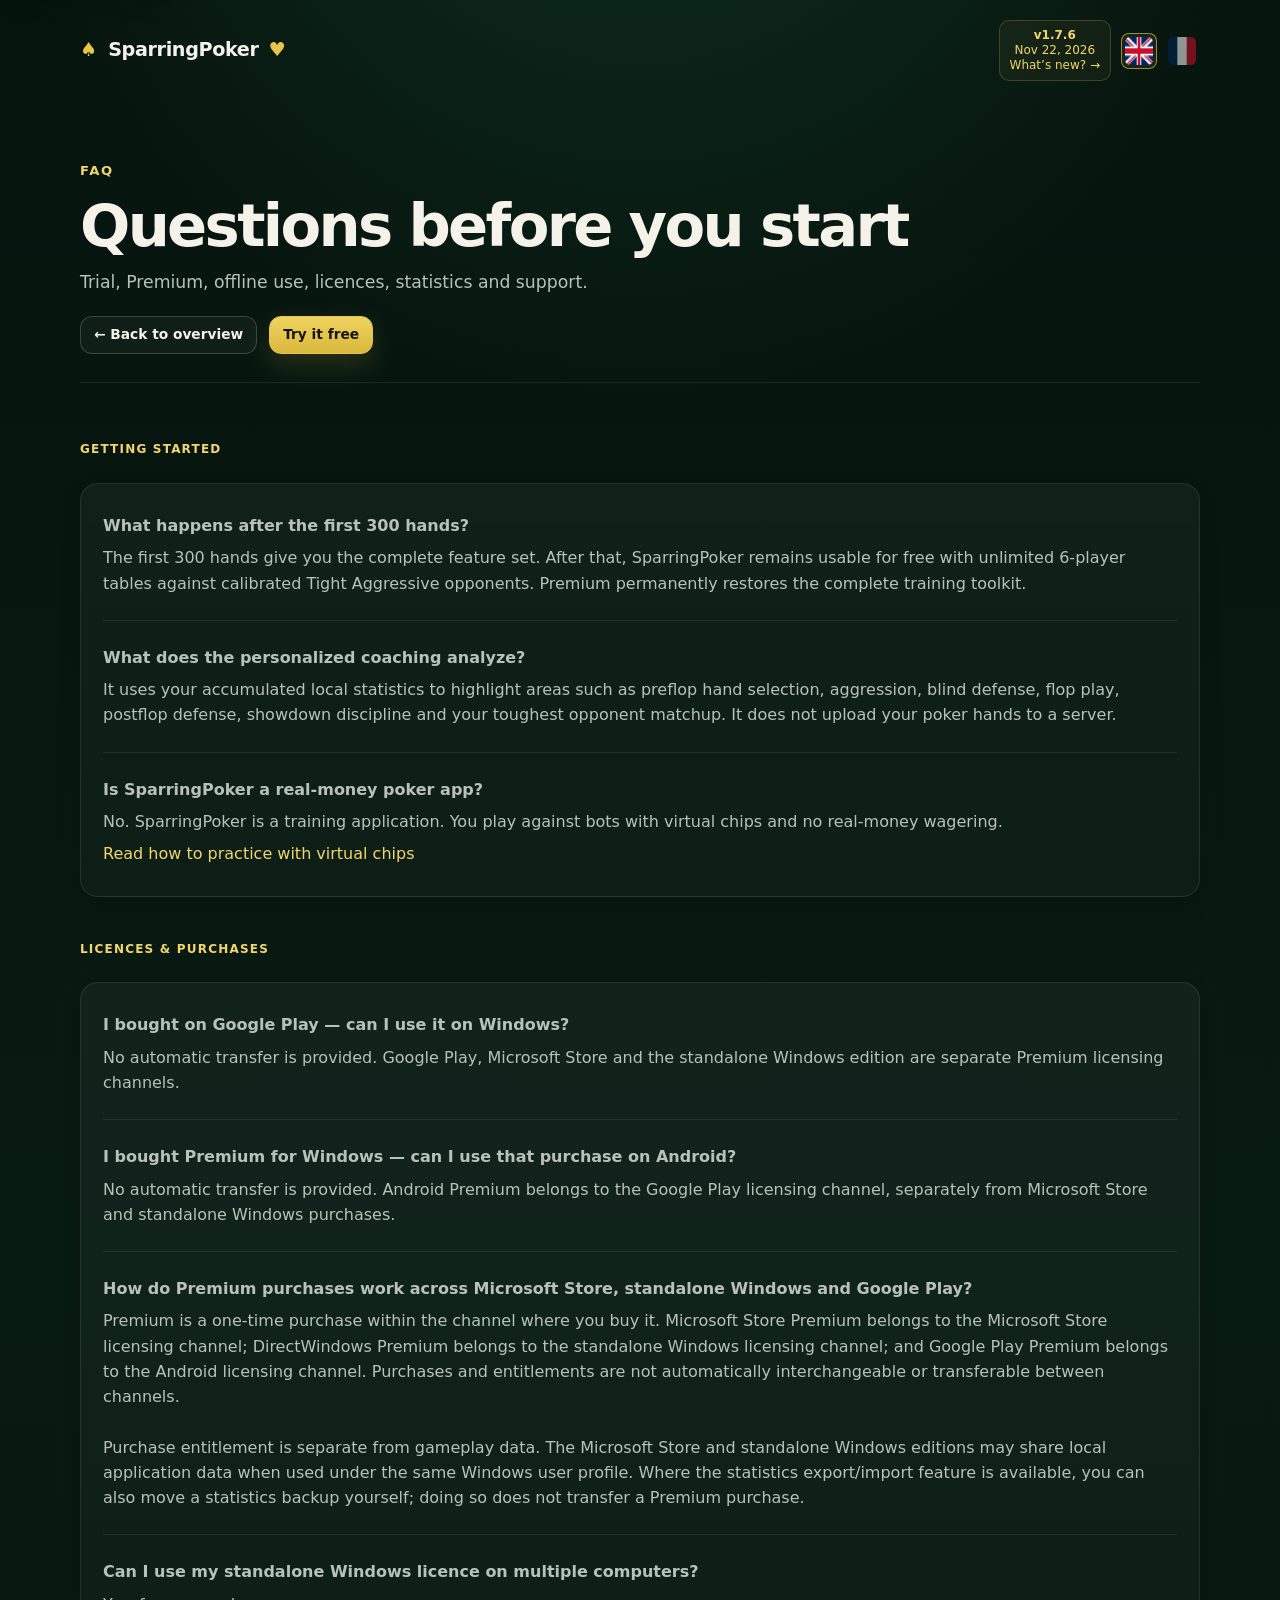
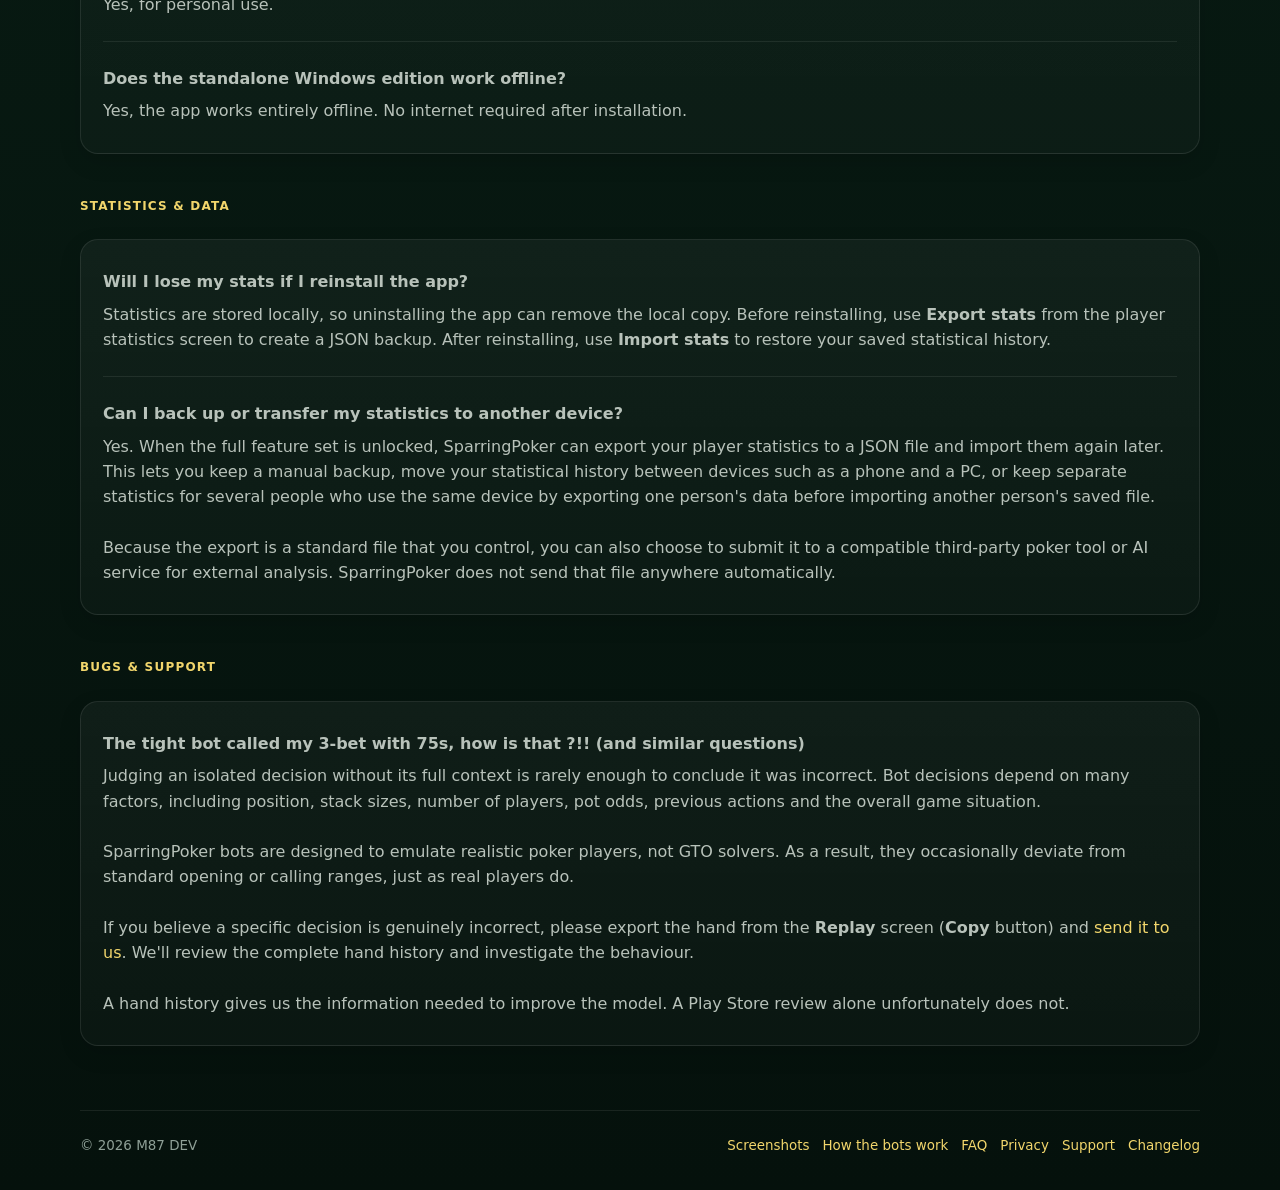
<file: faq.html>
<!DOCTYPE html>

<html lang="en"><head><meta charset="utf-8"/><meta content="width=device-width,initial-scale=1" name="viewport"/>
<title>FAQ — SparringPoker</title><meta content="Frequently asked questions about SparringPoker: trial, Premium, coaching, licences, statistics and offline play." name="description"/><meta content="#071710" name="theme-color"/>
<meta content="index,follow,max-image-preview:large" name="robots"/>
<link href="https://sparringpoker.com/faq.html" rel="canonical"/>
<meta content="SparringPoker" property="og:site_name"/>
<meta content="website" property="og:type"/>
<meta content="FAQ — SparringPoker" property="og:title"/>
<meta content="Frequently asked questions about SparringPoker: trial, Premium, coaching, licences, statistics and offline play." property="og:description"/>
<meta content="https://sparringpoker.com/faq.html" property="og:url"/>
<meta content="https://sparringpoker.com/assets/images/social-preview.jpg" property="og:image"/>
<meta content="1200" property="og:image:width"/>
<meta content="630" property="og:image:height"/>
<meta content="SparringPoker offline Texas Hold’em training table" property="og:image:alt"/>
<meta content="en_US" property="og:locale"/>
<meta content="fr_FR" property="og:locale:alternate"/>
<meta content="summary_large_image" name="twitter:card"/>
<meta content="FAQ — SparringPoker" name="twitter:title"/>
<meta content="Frequently asked questions about SparringPoker: trial, Premium, coaching, licences, statistics and offline play." name="twitter:description"/>
<meta content="https://sparringpoker.com/assets/images/social-preview.jpg" name="twitter:image"/>
<link href="assets/site.css?v=20261128" rel="stylesheet"/><link href="assets/mobile.css?v=20260920" media="(max-width: 620px)" rel="stylesheet"/>
<script src="assets/site.js?v=20261128" defer></script>
</head>
<body class="" data-base=""><a class="skip-link" href="#main-content">Skip to content</a><div class="shell"><header class="topbar">
<a class="brand" href="/"><span class="brand-mark">♠</span> SparringPoker <span class="brand-mark">♥</span></a>
<div class="top-actions">
<a aria-label="Latest version" class="version-badge" href="changelog.html"></a>
<div aria-label="Language" class="lang-switch">
<button aria-label="English" aria-pressed="true" class="lang-btn active" data-lang-flag="en" type="button"><img alt="" decoding="async" height="20" src="flag_en.png" width="40"/></button>
<button aria-label="Français" aria-pressed="false" class="lang-btn" data-lang-flag="fr" type="button"><img alt="" decoding="async" height="27" src="flag_fr.png" width="40"/></button>
</div>
</div>
</header><main class="page-main" id="main-content"><section class="page-hero"><div class="page-kicker">FAQ</div><h1 data-lang="en">Questions before you start</h1><h1 data-lang="fr">Questions avant de commencer</h1><p class="lead" data-lang="en">Trial, Premium, offline use, licences, statistics and support.</p><p class="lead" data-lang="fr">Essai, Premium, fonctionnement hors ligne, licences, statistiques et support.</p><div class="actions"><a class="btn secondary small" href="/"><span data-lang="en">← Back to overview</span><span data-lang="fr">← Retour à la présentation</span></a><a class="btn small" href="/#download"><span data-lang="en">Try it free</span><span data-lang="fr">Essayer gratuitement</span></a></div></section><div class="content-stack"><p class="section-label" data-lang="en">Getting started</p><p class="section-label" data-lang="fr">Pour commencer</p>
<div class="box">
<div class="faq-item" id="faq-300"><p class="faq-question" data-lang="en">What happens after the first 300 hands?</p><p class="faq-question" data-lang="fr">Que se passe-t-il après les 300 premières mains ?</p><p class="faq-answer" data-lang="en">The first 300 hands give you the complete feature set. After that, SparringPoker remains usable for free with unlimited 6-player tables against calibrated Tight Aggressive opponents. Premium permanently restores the complete training toolkit.</p><p class="faq-answer" data-lang="fr">Les 300 premières mains donnent accès à toutes les fonctionnalités. Ensuite, SparringPoker reste utilisable gratuitement, sans limite de mains, sur des tables 6-max face à des adversaires Tight Aggressive calibrés. Premium rétablit définitivement l'ensemble des outils d'entraînement.</p></div>
<div class="faq-item" id="faq-coaching"><p class="faq-question" data-lang="en">What does the personalized coaching analyze?</p><p class="faq-question" data-lang="fr">Qu'analyse le coaching personnalisé ?</p><p class="faq-answer" data-lang="en">It uses your accumulated local statistics to highlight areas such as preflop hand selection, aggression, blind defense, flop play, postflop defense, showdown discipline and your toughest opponent matchup. It does not upload your poker hands to a server.</p><p class="faq-answer" data-lang="fr">Il utilise vos statistiques accumulées localement pour mettre en évidence des domaines tels que la sélection préflop, l'agressivité, la défense des blinds, le jeu au flop, la défense postflop, la discipline au showdown et l'adversaire qui vous pose le plus de difficultés. Vos mains de poker ne sont pas envoyées vers un serveur.</p></div>
<div class="faq-item" id="faq-real-money"><p class="faq-question" data-lang="en">Is SparringPoker a real-money poker app?</p><p class="faq-question" data-lang="fr">SparringPoker est-il une application de poker en argent réel ?</p><p class="faq-answer" data-lang="en">No. SparringPoker is a training application. You play against bots with virtual chips and no real-money wagering.</p><p class="faq-answer" data-lang="fr">Non. SparringPoker est une application d'entraînement. Vous jouez contre des bots avec des jetons virtuels, sans mise en argent réel.</p><p class="faq-answer"><a href="/articles/how-to-practice-poker-offline.html"><span data-lang="en">Read how to practice with virtual chips</span><span data-lang="fr">Découvrez comment vous entraîner avec des jetons virtuels</span></a></p></div>
</div><p class="section-label" data-lang="en">Licences &amp; Purchases</p><p class="section-label" data-lang="fr">Licences &amp; Achats</p><div class="box">
<div class="faq-item" id="faq-gp-windows">
<p class="faq-question" data-lang="en">I bought on Google Play — can I use it on Windows?</p>
<p class="faq-question" data-lang="fr">J'ai acheté sur Google Play, puis-je l'utiliser sur Windows ?</p>
<p class="faq-answer" data-lang="en">No automatic transfer is provided. Google Play, Microsoft Store and the standalone Windows edition are separate Premium licensing channels.</p>
<p class="faq-answer" data-lang="fr">Aucun transfert automatique n'est prévu. Google Play, Microsoft Store et l'édition Windows autonome sont des canaux de licence Premium distincts.</p>
</div>
<div class="faq-item" id="faq-win-android">
<p class="faq-question" data-lang="en">I bought Premium for Windows — can I use that purchase on Android?</p>
<p class="faq-question" data-lang="fr">J'ai acheté Premium pour Windows, puis-je utiliser cet achat sur Android ?</p>
<p class="faq-answer" data-lang="en">No automatic transfer is provided. Android Premium belongs to the Google Play licensing channel, separately from Microsoft Store and standalone Windows purchases.</p>
<p class="faq-answer" data-lang="fr">Aucun transfert automatique n'est prévu. Premium sur Android relève du canal de licence Google Play, distinct des achats effectués via Microsoft Store ou l'édition Windows autonome.</p>
</div>
<div class="faq-item" id="faq-distribution-channels">
<p class="faq-question" data-lang="en">How do Premium purchases work across Microsoft Store, standalone Windows and Google Play?</p>
<p class="faq-question" data-lang="fr">Comment les achats Premium fonctionnent-ils entre Microsoft Store, l'édition Windows autonome et Google Play ?</p>
<p class="faq-answer" data-lang="en">Premium is a one-time purchase within the channel where you buy it. Microsoft Store Premium belongs to the Microsoft Store licensing channel; DirectWindows Premium belongs to the standalone Windows licensing channel; and Google Play Premium belongs to the Android licensing channel. Purchases and entitlements are not automatically interchangeable or transferable between channels.<br/><br/>Purchase entitlement is separate from gameplay data. The Microsoft Store and standalone Windows editions may share local application data when used under the same Windows user profile. Where the statistics export/import feature is available, you can also move a statistics backup yourself; doing so does not transfer a Premium purchase.</p>
<p class="faq-answer" data-lang="fr">Premium est un achat unique dans le canal où il est effectué. Premium via Microsoft Store relève du canal de licence Microsoft Store ; Premium via DirectWindows relève du canal de licence de l'édition Windows autonome ; et Premium via Google Play relève du canal de licence Android. Les achats et droits d'utilisation ne sont pas automatiquement interchangeables ni transférables entre ces canaux.<br/><br/>Le droit d'utilisation lié à l'achat est distinct des données de jeu. Les éditions Microsoft Store et Windows autonome peuvent partager des données d'application locales lorsqu'elles sont utilisées sous un même profil utilisateur Windows. Lorsque la fonction d'export/import des statistiques est disponible, vous pouvez aussi déplacer vous-même une sauvegarde des statistiques ; cette opération ne transfère pas un achat Premium.</p>
</div>
<div class="faq-item" id="faq-multi-pc">
<p class="faq-question" data-lang="en">Can I use my standalone Windows licence on multiple computers?</p>
<p class="faq-question" data-lang="fr">Puis-je utiliser ma licence Windows autonome sur plusieurs ordinateurs ?</p>
<p class="faq-answer" data-lang="en">Yes, for personal use.</p>
<p class="faq-answer" data-lang="fr">Oui, dans un cadre personnel.</p>
</div>
<div class="faq-item" id="faq-offline">
<p class="faq-question" data-lang="en">Does the standalone Windows edition work offline?</p>
<p class="faq-question" data-lang="fr">L'édition Windows autonome fonctionne-t-elle hors ligne ?</p>
<p class="faq-answer" data-lang="en">Yes, the app works entirely offline. No internet required after installation.</p>
<p class="faq-answer" data-lang="fr">Oui, l'application fonctionne entièrement hors ligne. Aucune connexion internet requise après l'installation.</p>
</div>
</div><p class="section-label" data-lang="en">Statistics &amp; Data</p><p class="section-label" data-lang="fr">Statistiques &amp; Données</p><div class="box">
<div class="faq-item" id="faq-stats-reinstall">
<p class="faq-question" data-lang="en">Will I lose my stats if I reinstall the app?</p>
<p class="faq-question" data-lang="fr">Vais-je perdre mes statistiques si je réinstalle l'application ?</p>
<p class="faq-answer" data-lang="en">Statistics are stored locally, so uninstalling the app can remove the local copy. Before reinstalling, use <strong>Export stats</strong> from the player statistics screen to create a JSON backup. After reinstalling, use <strong>Import stats</strong> to restore your saved statistical history.</p>
<p class="faq-answer" data-lang="fr">Les statistiques sont stockées localement : désinstaller l'application peut donc supprimer la copie présente sur l'appareil. Avant une réinstallation, utilisez <strong>Exporter les stats</strong> depuis l'écran de statistiques du joueur pour créer une sauvegarde JSON. Après la réinstallation, utilisez <strong>Importer les stats</strong> pour restaurer votre historique statistique.</p>
</div>
<div class="faq-item" id="faq-stats-transfer">
<p class="faq-question" data-lang="en">Can I back up or transfer my statistics to another device?</p>
<p class="faq-question" data-lang="fr">Puis-je sauvegarder ou transférer mes statistiques vers un autre appareil ?</p>
<p class="faq-answer" data-lang="en">Yes. When the full feature set is unlocked, SparringPoker can export your player statistics to a JSON file and import them again later. This lets you keep a manual backup, move your statistical history between devices such as a phone and a PC, or keep separate statistics for several people who use the same device by exporting one person's data before importing another person's saved file.<br/><br/>Because the export is a standard file that you control, you can also choose to submit it to a compatible third-party poker tool or AI service for external analysis. SparringPoker does not send that file anywhere automatically.</p>
<p class="faq-answer" data-lang="fr">Oui. Lorsque toutes les fonctionnalités sont débloquées, SparringPoker peut exporter vos statistiques de joueur dans un fichier JSON, puis les réimporter ultérieurement. Vous pouvez ainsi conserver une sauvegarde manuelle, transférer votre historique statistique entre plusieurs appareils — par exemple entre un smartphone et un PC — ou conserver des statistiques séparées pour plusieurs personnes utilisant le même appareil, en exportant les données de l'une avant d'importer la sauvegarde de l'autre.<br/><br/>Comme il s'agit d'un fichier standard que vous contrôlez, vous pouvez également choisir de le transmettre à un outil de poker tiers compatible ou à un service d'IA pour une analyse externe. SparringPoker n'envoie jamais ce fichier automatiquement.</p>
</div>
</div><p class="section-label" data-lang="en">Bugs &amp; Support</p><p class="section-label" data-lang="fr">Bugs &amp; Support</p><div class="box">
<div class="faq-item" id="faq-bug-report">
<p class="faq-question" data-lang="en">The tight bot called my 3-bet with 75s, how is that ?!! (and similar questions)</p>
<p class="faq-question" data-lang="fr">Le bot tight a suivi mon 3-bet avec 75s, comment est-ce possible ?!! (et questions similaires)</p>
<p class="faq-answer" data-lang="en">
        Judging an isolated decision without its full context is rarely enough to conclude it was incorrect. Bot decisions depend on many factors, including position, stack sizes, number of players, pot odds, previous actions and the overall game situation.<br/><br/>
        SparringPoker bots are designed to emulate realistic poker players, not GTO solvers. As a result, they occasionally deviate from standard opening or calling ranges, just as real players do.<br/><br/>
        If you believe a specific decision is genuinely incorrect, please export the hand from the <strong>Replay</strong> screen (<strong>Copy</strong> button) and <a href="support.html">send it to us</a>. We'll review the complete hand history and investigate the behaviour.<br/><br/>
        A hand history gives us the information needed to improve the model. A Play Store review alone unfortunately does not.
      </p>
<p class="faq-answer" data-lang="fr">
        Juger une décision isolée sans son contexte complet suffit rarement à conclure qu'elle était incorrecte. Les décisions des bots dépendent de nombreux facteurs, notamment la position, les tailles de stack, le nombre de joueurs, les cotes du pot, les actions précédentes et la situation générale du jeu.<br/><br/>
        Les bots de SparringPoker sont conçus pour imiter des joueurs réalistes, pas des solveurs GTO. Par conséquent, ils s'écartent parfois des ranges standards d'ouverture ou de call, tout comme le feraient de vrais joueurs.<br/><br/>
        Si vous pensez qu'une décision spécifique est réellement incorrecte, veuillez exporter la main depuis l'écran <strong>Replay</strong> (bouton <strong>Copier</strong>) et <a href="support.html">nous l'envoyer</a>. Nous examinerons l'historique complet de la main et enquêterons sur le comportement du bot.<br/><br/>
        Un historique de main nous fournit les informations nécessaires pour améliorer le modèle. Un simple avis sur le Play Store, malheureusement, ne suffit pas.
      </p>
</div>
</div></div></main><footer class="footer">
<div>© <span data-current-year=""></span> M87 DEV</div>
<div class="footer-links">
<a href="screenshots.html"><span data-lang="en">Screenshots</span><span data-lang="fr">Captures</span></a>
<a href="bots.html"><span data-lang="en">How the bots work</span><span data-lang="fr">Fonctionnement des bots</span></a>
<a href="faq.html">FAQ</a>
<a href="privacy.html"><span data-lang="en">Privacy</span><span data-lang="fr">Confidentialité</span></a>
<a href="support.html">Support</a>
<a href="changelog.html">Changelog</a>
</div>
</footer></div></body></html>
</file>
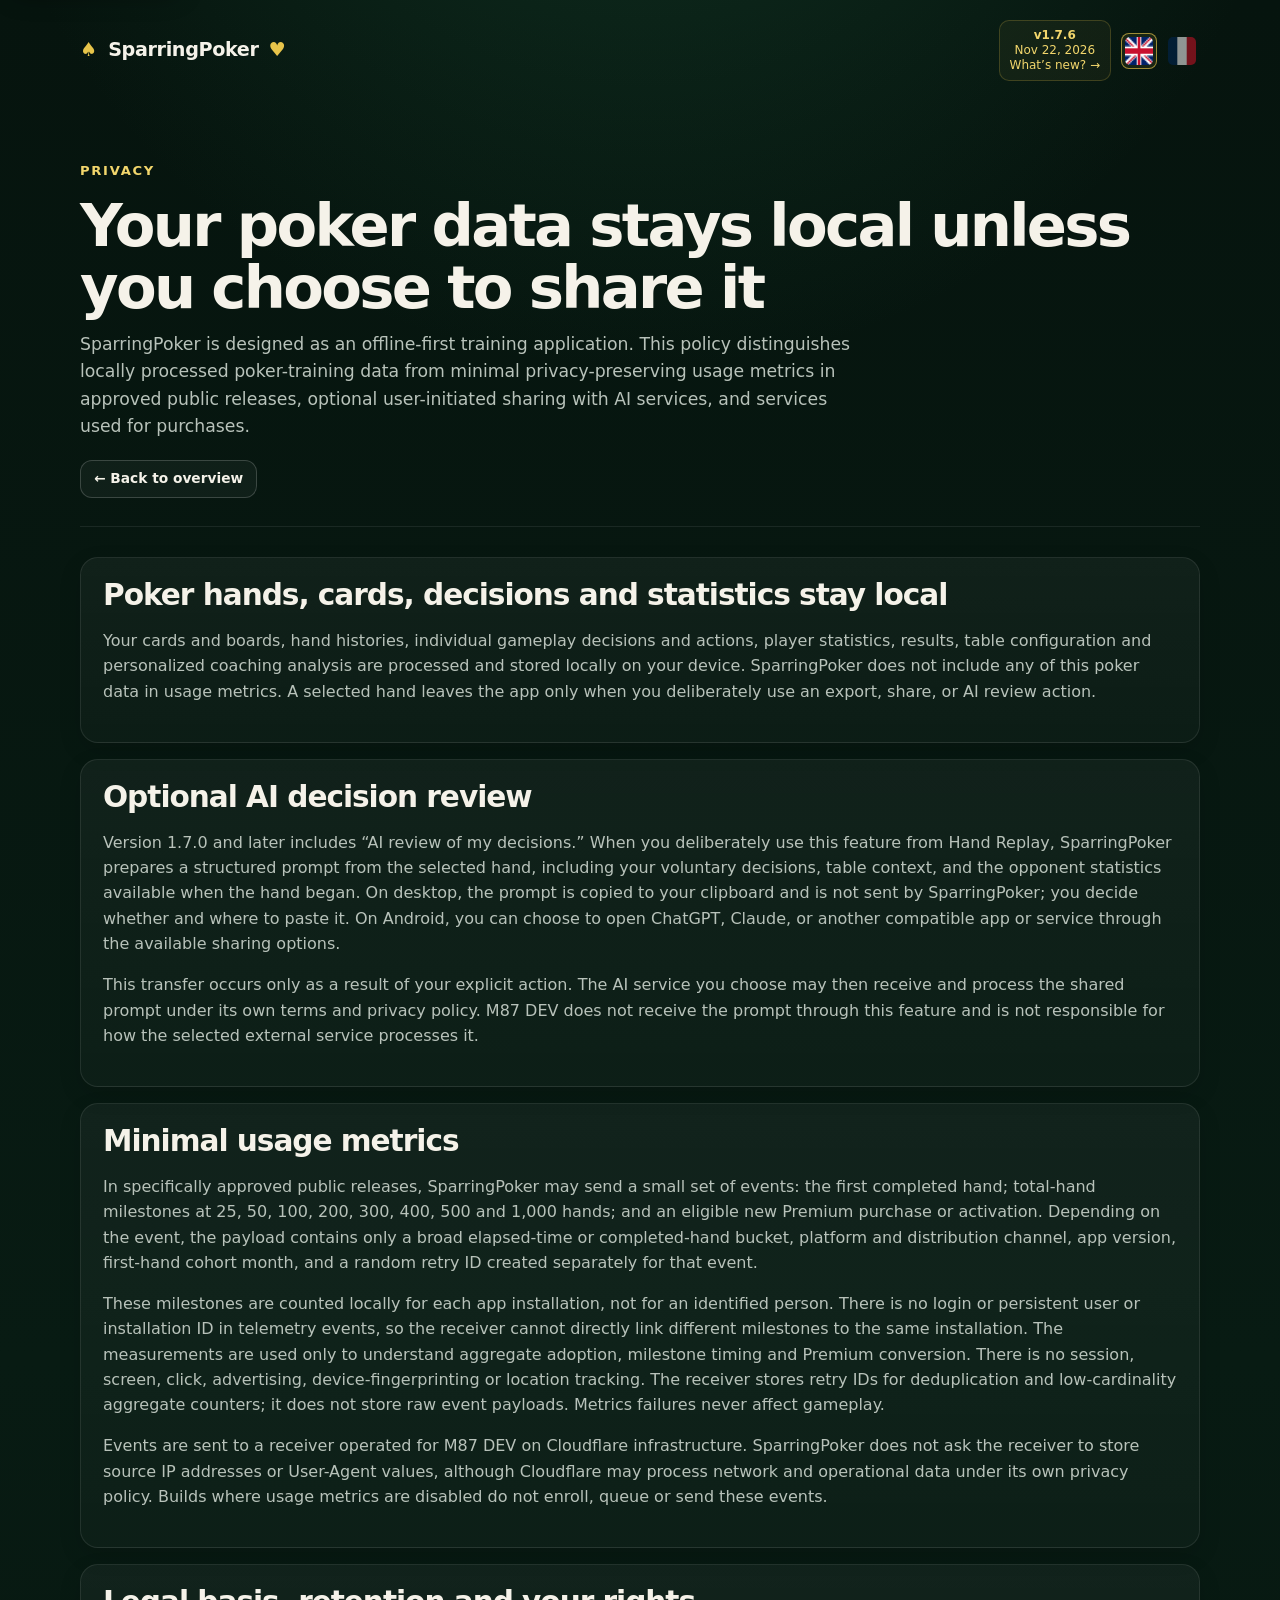
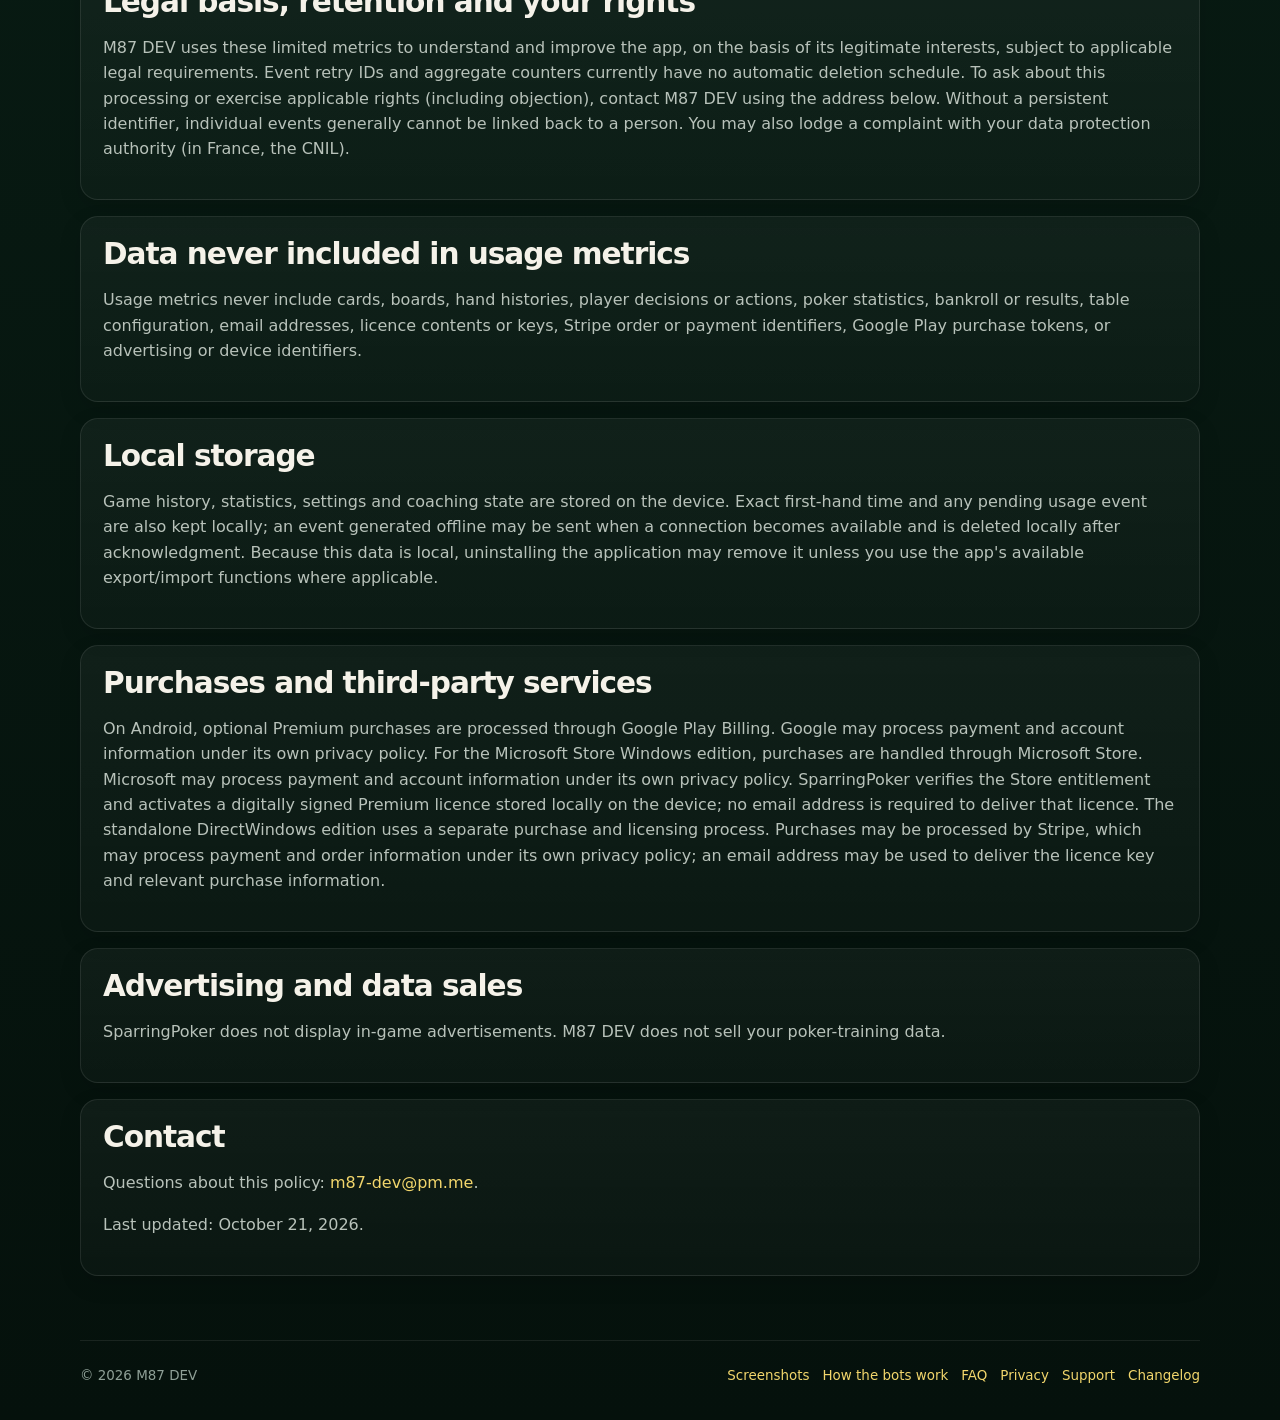
<file: privacy.html>
<!DOCTYPE html>

<html lang="en"><head><meta charset="utf-8"/><meta content="width=device-width,initial-scale=1" name="viewport"/>
<title>Privacy — SparringPoker</title><meta content="Poker hands, cards, decisions and statistics stay local. Approved releases may send only minimal usage metrics without persistent identifiers." name="description"/><meta content="#071710" name="theme-color"/>
<meta content="index,follow,max-image-preview:large" name="robots"/>
<link href="https://sparringpoker.com/privacy.html" rel="canonical"/>
<meta content="SparringPoker" property="og:site_name"/>
<meta content="website" property="og:type"/>
<meta content="Privacy — SparringPoker" property="og:title"/>
<meta content="Poker hands, cards, decisions and statistics stay local. Approved releases may send only minimal usage metrics without persistent identifiers." property="og:description"/>
<meta content="https://sparringpoker.com/privacy.html" property="og:url"/>
<meta content="https://sparringpoker.com/assets/images/social-preview.jpg" property="og:image"/>
<meta content="1200" property="og:image:width"/>
<meta content="630" property="og:image:height"/>
<meta content="SparringPoker offline Texas Hold’em training table" property="og:image:alt"/>
<meta content="en_US" property="og:locale"/>
<meta content="fr_FR" property="og:locale:alternate"/>
<meta content="summary_large_image" name="twitter:card"/>
<meta content="Privacy — SparringPoker" name="twitter:title"/>
<meta content="Poker hands, cards, decisions and statistics stay local. Approved releases may send only minimal usage metrics without persistent identifiers." name="twitter:description"/>
<meta content="https://sparringpoker.com/assets/images/social-preview.jpg" name="twitter:image"/>
<link href="assets/site.css?v=20261128" rel="stylesheet"/><link href="assets/mobile.css?v=20260920" media="(max-width: 620px)" rel="stylesheet"/>
<script src="assets/site.js?v=20261128" defer></script>
</head>
<body class="" data-base=""><a class="skip-link" href="#main-content">Skip to content</a><div class="shell"><header class="topbar">
<a class="brand" href="/"><span class="brand-mark">♠</span> SparringPoker <span class="brand-mark">♥</span></a>
<div class="top-actions">
<a aria-label="Latest version" class="version-badge" href="changelog.html"></a>
<div aria-label="Language" class="lang-switch">
<button aria-label="English" aria-pressed="true" class="lang-btn active" data-lang-flag="en" type="button"><img alt="" decoding="async" height="20" src="flag_en.png" width="40"/></button>
<button aria-label="Français" aria-pressed="false" class="lang-btn" data-lang-flag="fr" type="button"><img alt="" decoding="async" height="27" src="flag_fr.png" width="40"/></button>
</div>
</div>
</header><main class="page-main" id="main-content"><section class="page-hero"><div class="page-kicker" data-lang="en">Privacy</div><div class="page-kicker" data-lang="fr">Confidentialité</div><h1 data-lang="en">Your poker data stays local unless you choose to share it</h1><h1 data-lang="fr">Vos données de poker restent locales, sauf si vous choisissez de les partager</h1><p class="lead" data-lang="en">SparringPoker is designed as an offline-first training application. This policy distinguishes locally processed poker-training data from minimal privacy-preserving usage metrics in approved public releases, optional user-initiated sharing with AI services, and services used for purchases.</p><p class="lead" data-lang="fr">SparringPoker est conçu comme une application d'entraînement « offline-first ». Cette politique distingue les données d'entraînement poker traitées localement des mesures d'usage minimales, sans identifiant persistant de certaines versions publiques approuvées, du partage facultatif déclenché par l'utilisateur avec des services d'IA et des services utilisés pour les achats.</p><div class="actions"><a class="btn secondary small" href="/"><span data-lang="en">← Back to overview</span><span data-lang="fr">← Retour à la présentation</span></a></div></section>
<div class="content-stack">
<section class="content-card"><h2 data-lang="en">Poker hands, cards, decisions and statistics stay local</h2><h2 data-lang="fr">Les mains, cartes, décisions et statistiques de poker restent locales</h2><p data-lang="en">Your cards and boards, hand histories, individual gameplay decisions and actions, player statistics, results, table configuration and personalized coaching analysis are processed and stored locally on your device. SparringPoker does not include any of this poker data in usage metrics. A selected hand leaves the app only when you deliberately use an export, share, or AI review action.</p><p data-lang="fr">Vos cartes et tableaux, historiques de mains, décisions et actions de jeu individuelles, statistiques de joueur, résultats, configuration de table et analyses de coaching personnalisées sont traités et stockés localement sur votre appareil. SparringPoker n'inclut aucune de ces données de poker dans les mesures d'usage. Une main sélectionnée ne quitte l'application que lorsque vous utilisez volontairement une fonction d'export, de partage ou d'analyse par l'IA.</p></section>
<section class="content-card"><h2 data-lang="en">Optional AI decision review</h2><h2 data-lang="fr">Analyse facultative des décisions par l'IA</h2><p data-lang="en">Version 1.7.0 and later includes “AI review of my decisions.” When you deliberately use this feature from Hand Replay, SparringPoker prepares a structured prompt from the selected hand, including your voluntary decisions, table context, and the opponent statistics available when the hand began. On desktop, the prompt is copied to your clipboard and is not sent by SparringPoker; you decide whether and where to paste it. On Android, you can choose to open ChatGPT, Claude, or another compatible app or service through the available sharing options.</p><p data-lang="fr">La version 1.7.0 inclut la fonction « Analyse IA de mes décisions ». Lorsque vous l'utilisez volontairement depuis le Replay, SparringPoker prépare à partir de la main sélectionnée un prompt structuré comprenant vos décisions volontaires, le contexte de la table et les statistiques adverses disponibles au début de la main. Sur ordinateur, le prompt est copié dans le presse-papiers et n'est pas envoyé par SparringPoker ; vous décidez si et où vous souhaitez le coller. Sur Android, vous pouvez choisir d'ouvrir ChatGPT, Claude ou une autre application ou un autre service compatible à l'aide des options de partage disponibles.</p><p data-lang="en">This transfer occurs only as a result of your explicit action. The AI service you choose may then receive and process the shared prompt under its own terms and privacy policy. M87 DEV does not receive the prompt through this feature and is not responsible for how the selected external service processes it.</p><p data-lang="fr">Ce transfert résulte uniquement de votre action explicite. Le service d'IA que vous choisissez peut alors recevoir et traiter le prompt partagé selon ses propres conditions et sa propre politique de confidentialité. M87 DEV ne reçoit pas le prompt par l'intermédiaire de cette fonction et n'est pas responsable de la manière dont le service externe sélectionné le traite.</p></section>
<section class="content-card"><h2 data-lang="en">Minimal usage metrics</h2><h2 data-lang="fr">Mesures d'usage minimales</h2><p data-lang="en">In specifically approved public releases, SparringPoker may send a small set of events: the first completed hand; total-hand milestones at 25, 50, 100, 200, 300, 400, 500 and 1,000 hands; and an eligible new Premium purchase or activation. Depending on the event, the payload contains only a broad elapsed-time or completed-hand bucket, platform and distribution channel, app version, first-hand cohort month, and a random retry ID created separately for that event.</p><p data-lang="fr">Dans certaines versions publiques spécifiquement approuvées, SparringPoker peut envoyer un petit nombre d'événements : la première main terminée ; les seuils de 25, 50, 100, 200, 300, 400, 500 et 1 000 mains ; et un nouvel achat ou une nouvelle activation Premium éligible. Selon l'événement, les données contiennent uniquement une tranche large de temps écoulé ou de nombre de mains, la plateforme et le canal de distribution, la version de l'application, le mois de cohorte de la première main et un identifiant aléatoire créé séparément pour la relance de cet événement.</p><p data-lang="en">These milestones are counted locally for each app installation, not for an identified person. There is no login or persistent user or installation ID in telemetry events, so the receiver cannot directly link different milestones to the same installation. The measurements are used only to understand aggregate adoption, milestone timing and Premium conversion. There is no session, screen, click, advertising, device-fingerprinting or location tracking. The receiver stores retry IDs for deduplication and low-cardinality aggregate counters; it does not store raw event payloads. Metrics failures never affect gameplay.</p><p data-lang="fr">Ces seuils sont comptabilisés localement pour chaque installation de l’application, et non pour une personne identifiée. Aucun compte ni identifiant persistant d’utilisateur ou d’installation n’est présent dans les événements ; le service ne peut donc pas relier directement plusieurs seuils à une même installation. Les mesures servent uniquement à comprendre de façon agrégée l’adoption, les délais et la conversion Premium. Il n’y a aucun suivi des sessions, écrans, clics, publicités, empreintes d'appareil ou localisation. Le service conserve les identifiants de relance pour éviter les doublons ainsi que des compteurs agrégés à faible cardinalité ; il ne conserve pas les données brutes des événements. Un échec de ces mesures n'affecte jamais le jeu.</p><p data-lang="en">Events are sent to a receiver operated for M87 DEV on Cloudflare infrastructure. SparringPoker does not ask the receiver to store source IP addresses or User-Agent values, although Cloudflare may process network and operational data under its own privacy policy. Builds where usage metrics are disabled do not enroll, queue or send these events.</p><p data-lang="fr">Les événements sont envoyés à un service exploité pour M87 DEV sur l'infrastructure Cloudflare. SparringPoker ne demande pas au service de conserver les adresses IP sources ni les valeurs User-Agent, même si Cloudflare peut traiter des données réseau et opérationnelles conformément à sa propre politique de confidentialité. Les versions dans lesquelles les mesures d'usage sont désactivées n'inscrivent pas l'installation et ne mettent en file ni n'envoient ces événements.</p></section>
<section class="content-card"><h2 data-lang="en">Legal basis, retention and your rights</h2><h2 data-lang="fr">Base légale, conservation et vos droits</h2><p data-lang="en">M87 DEV uses these limited metrics to understand and improve the app, on the basis of its legitimate interests, subject to applicable legal requirements. Event retry IDs and aggregate counters currently have no automatic deletion schedule. To ask about this processing or exercise applicable rights (including objection), contact M87 DEV using the address below. Without a persistent identifier, individual events generally cannot be linked back to a person. You may also lodge a complaint with your data protection authority (in France, the CNIL).</p><p data-lang="fr">M87 DEV utilise ces mesures limitées pour comprendre et améliorer l’application, sur la base de son intérêt légitime, sous réserve des exigences légales applicables. Aucun effacement automatique n’est actuellement prévu pour les identifiants de relance ou les compteurs agrégés. Pour toute question ou pour exercer vos droits applicables (notamment d’opposition), contactez M87 DEV à l’adresse ci-dessous. Sans identifiant persistant, les événements ne peuvent généralement pas être reliés à une personne. Vous pouvez aussi saisir votre autorité de protection des données (en France, la CNIL).</p></section>
<section class="content-card"><h2 data-lang="en">Data never included in usage metrics</h2><h2 data-lang="fr">Données jamais incluses dans les mesures d'usage</h2><p data-lang="en">Usage metrics never include cards, boards, hand histories, player decisions or actions, poker statistics, bankroll or results, table configuration, email addresses, licence contents or keys, Stripe order or payment identifiers, Google Play purchase tokens, or advertising or device identifiers.</p><p data-lang="fr">Les mesures d'usage n'incluent jamais les cartes, tableaux, historiques de mains, décisions ou actions des joueurs, statistiques de poker, bankroll ou résultats, configuration de table, adresses e-mail, contenu ou clés de licence, identifiants de commande ou de paiement Stripe, jetons d'achat Google Play, ni identifiants publicitaires ou d'appareil.</p></section>
<section class="content-card"><h2 data-lang="en">Local storage</h2><h2 data-lang="fr">Stockage local</h2><p data-lang="en">Game history, statistics, settings and coaching state are stored on the device. Exact first-hand time and any pending usage event are also kept locally; an event generated offline may be sent when a connection becomes available and is deleted locally after acknowledgment. Because this data is local, uninstalling the application may remove it unless you use the app's available export/import functions where applicable.</p><p data-lang="fr">L'historique des parties, les statistiques, les paramètres et l'état du coaching sont stockés sur l'appareil. L'heure exacte de la première main et tout événement d'usage en attente sont également conservés localement ; un événement créé hors ligne peut être envoyé lors du retour d’une connexion et est supprimé localement après confirmation de sa réception. Comme ces données sont locales, la désinstallation peut les supprimer si vous n'utilisez pas, lorsqu'elles sont disponibles, les fonctions d'export/import de l'application.</p></section>
<section class="content-card"><h2 data-lang="en">Purchases and third-party services</h2><h2 data-lang="fr">Achats et services tiers</h2><p data-lang="en">On Android, optional Premium purchases are processed through Google Play Billing. Google may process payment and account information under its own privacy policy. For the Microsoft Store Windows edition, purchases are handled through Microsoft Store. Microsoft may process payment and account information under its own privacy policy. SparringPoker verifies the Store entitlement and activates a digitally signed Premium licence stored locally on the device; no email address is required to deliver that licence. The standalone DirectWindows edition uses a separate purchase and licensing process. Purchases may be processed by Stripe, which may process payment and order information under its own privacy policy; an email address may be used to deliver the licence key and relevant purchase information.</p><p data-lang="fr">Sur Android, les achats Premium optionnels sont traités via Google Play Billing. Google peut traiter les informations de paiement et de compte selon sa propre politique de confidentialité. Pour l'édition Windows du Microsoft Store, les achats sont gérés par Microsoft Store. Microsoft peut traiter les informations de paiement et de compte conformément à sa propre politique de confidentialité. SparringPoker vérifie le droit d'utilisation du Store et active une licence Premium signée numériquement et stockée localement sur l'appareil ; aucune adresse e-mail n'est requise pour fournir cette licence. L'édition autonome DirectWindows utilise un processus d'achat et de licence distinct. Les achats peuvent être traités par Stripe, qui peut traiter les informations de paiement et de commande conformément à sa propre politique de confidentialité ; une adresse e-mail peut être utilisée pour livrer la clé de licence et les informations pertinentes relatives à l'achat.</p></section>
<section class="content-card"><h2 data-lang="en">Advertising and data sales</h2><h2 data-lang="fr">Publicité et vente de données</h2><p data-lang="en">SparringPoker does not display in-game advertisements. M87 DEV does not sell your poker-training data.</p><p data-lang="fr">SparringPoker n'affiche pas de publicité dans le jeu. M87 DEV ne vend pas vos données d'entraînement poker.</p></section>
<section class="content-card"><h2 data-lang="en">Contact</h2><h2 data-lang="fr">Contact</h2><p data-lang="en">Questions about this policy: <a href="mailto:m87-dev&#64;pm.me">m87-dev&#64;pm.me</a>.</p><p data-lang="fr">Pour toute question sur cette politique : <a href="mailto:m87-dev&#64;pm.me">m87-dev&#64;pm.me</a>.</p><p class="muted" data-lang="en">Last updated: October 21, 2026.</p><p class="muted" data-lang="fr">Dernière mise à jour : 21 octobre 2026.</p></section>
</div></main><footer class="footer">
<div>© <span data-current-year=""></span> M87 DEV</div>
<div class="footer-links">
<a href="screenshots.html"><span data-lang="en">Screenshots</span><span data-lang="fr">Captures</span></a>
<a href="bots.html"><span data-lang="en">How the bots work</span><span data-lang="fr">Fonctionnement des bots</span></a>
<a href="faq.html">FAQ</a>
<a href="privacy.html"><span data-lang="en">Privacy</span><span data-lang="fr">Confidentialité</span></a>
<a href="support.html">Support</a>
<a href="changelog.html">Changelog</a>
</div>
</footer></div></body></html>
</file>
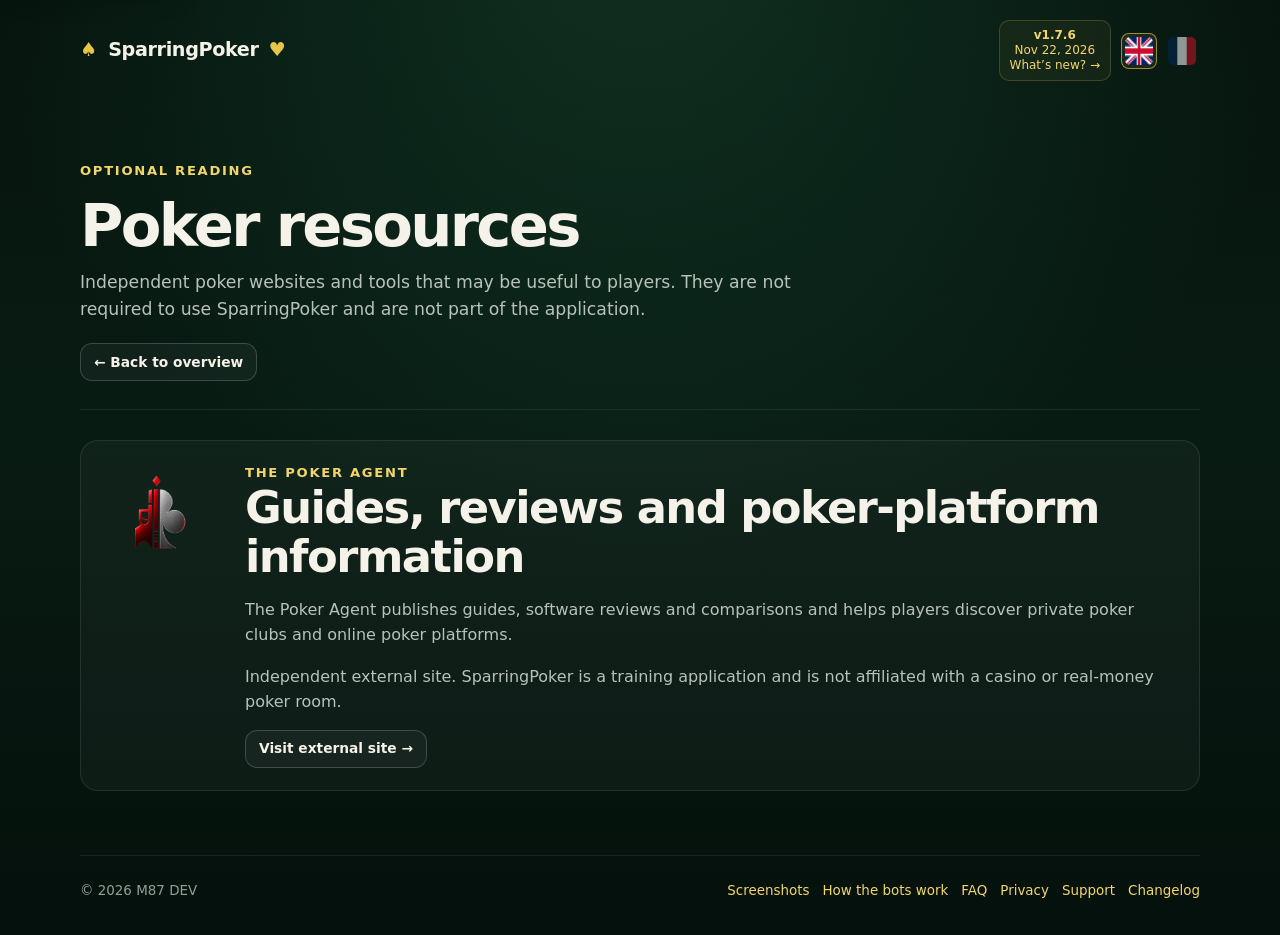
<file: resources.html>
<!DOCTYPE html>

<html lang="en"><head><meta charset="utf-8"/><meta content="width=device-width,initial-scale=1" name="viewport"/>
<title>Poker Resources — SparringPoker</title><meta content="Independent poker resources and reading recommended alongside SparringPoker." name="description"/><meta content="#071710" name="theme-color"/>
<meta content="index,follow,max-image-preview:large" name="robots"/>
<link href="https://sparringpoker.com/resources.html" rel="canonical"/>
<meta content="SparringPoker" property="og:site_name"/>
<meta content="website" property="og:type"/>
<meta content="Poker Resources — SparringPoker" property="og:title"/>
<meta content="Independent poker resources and reading recommended alongside SparringPoker." property="og:description"/>
<meta content="https://sparringpoker.com/resources.html" property="og:url"/>
<meta content="https://sparringpoker.com/assets/images/social-preview.jpg" property="og:image"/>
<meta content="1200" property="og:image:width"/>
<meta content="630" property="og:image:height"/>
<meta content="SparringPoker offline Texas Hold’em training table" property="og:image:alt"/>
<meta content="en_US" property="og:locale"/>
<meta content="fr_FR" property="og:locale:alternate"/>
<meta content="summary_large_image" name="twitter:card"/>
<meta content="Poker Resources — SparringPoker" name="twitter:title"/>
<meta content="Independent poker resources and reading recommended alongside SparringPoker." name="twitter:description"/>
<meta content="https://sparringpoker.com/assets/images/social-preview.jpg" name="twitter:image"/>
<link href="assets/site.css?v=20261128" rel="stylesheet"/><link href="assets/mobile.css?v=20260920" media="(max-width: 620px)" rel="stylesheet"/>
<script src="assets/site.js?v=20261128" defer></script>
</head>
<body class="" data-base=""><a class="skip-link" href="#main-content">Skip to content</a><div class="shell"><header class="topbar">
<a class="brand" href="/"><span class="brand-mark">♠</span> SparringPoker <span class="brand-mark">♥</span></a>
<div class="top-actions">
<a aria-label="Latest version" class="version-badge" href="changelog.html"></a>
<div aria-label="Language" class="lang-switch">
<button aria-label="English" aria-pressed="true" class="lang-btn active" data-lang-flag="en" type="button"><img alt="" decoding="async" height="20" src="flag_en.png" width="40"/></button>
<button aria-label="Français" aria-pressed="false" class="lang-btn" data-lang-flag="fr" type="button"><img alt="" decoding="async" height="27" src="flag_fr.png" width="40"/></button>
</div>
</div>
</header><main class="page-main" id="main-content"><section class="page-hero"><div class="page-kicker" data-lang="en">Optional reading</div><div class="page-kicker" data-lang="fr">Lectures optionnelles</div><h1 data-lang="en">Poker resources</h1><h1 data-lang="fr">Ressources poker</h1><p class="lead" data-lang="en">Independent poker websites and tools that may be useful to players. They are not required to use SparringPoker and are not part of the application.</p><p class="lead" data-lang="fr">Sites et outils poker indépendants qui peuvent être utiles aux joueurs. Ils ne sont pas nécessaires pour utiliser SparringPoker et ne font pas partie de l'application.</p><div class="actions"><a class="btn secondary small" href="/"><span data-lang="en">← Back to overview</span><span data-lang="fr">← Retour à la présentation</span></a></div></section>
<div class="resource-card"><img alt="The Poker Agent" decoding="async" height="1254" loading="lazy" src="assets/images/partners_logos/thepokeragent.webp" width="1254"/><div><div class="section-kicker">The Poker Agent</div><h2 data-lang="en">Guides, reviews and poker-platform information</h2><h2 data-lang="fr">Guides, tests et informations sur les plateformes poker</h2><p data-lang="en">The Poker Agent publishes guides, software reviews and comparisons and helps players discover private poker clubs and online poker platforms.</p><p data-lang="fr">The Poker Agent publie des guides, des tests de logiciels et des comparatifs, et aide les joueurs à découvrir des clubs privés et des plateformes de poker en ligne.</p><p class="muted" data-lang="en">Independent external site. SparringPoker is a training application and is not affiliated with a casino or real-money poker room.</p><p class="muted" data-lang="fr">Site externe indépendant. SparringPoker est une application d'entraînement et n'est affilié à aucun casino ni salle de poker en argent réel.</p><a class="btn secondary small" href="https://thepokeragent.com/" rel="noopener noreferrer" target="_blank"><span data-lang="en">Visit external site →</span><span data-lang="fr">Visiter le site externe →</span></a></div></div></main><footer class="footer">
<div>© <span data-current-year=""></span> M87 DEV</div>
<div class="footer-links">
<a href="screenshots.html"><span data-lang="en">Screenshots</span><span data-lang="fr">Captures</span></a>
<a href="bots.html"><span data-lang="en">How the bots work</span><span data-lang="fr">Fonctionnement des bots</span></a>
<a href="faq.html">FAQ</a>
<a href="privacy.html"><span data-lang="en">Privacy</span><span data-lang="fr">Confidentialité</span></a>
<a href="support.html">Support</a>
<a href="changelog.html">Changelog</a>
</div>
</footer></div></body></html>
</file>
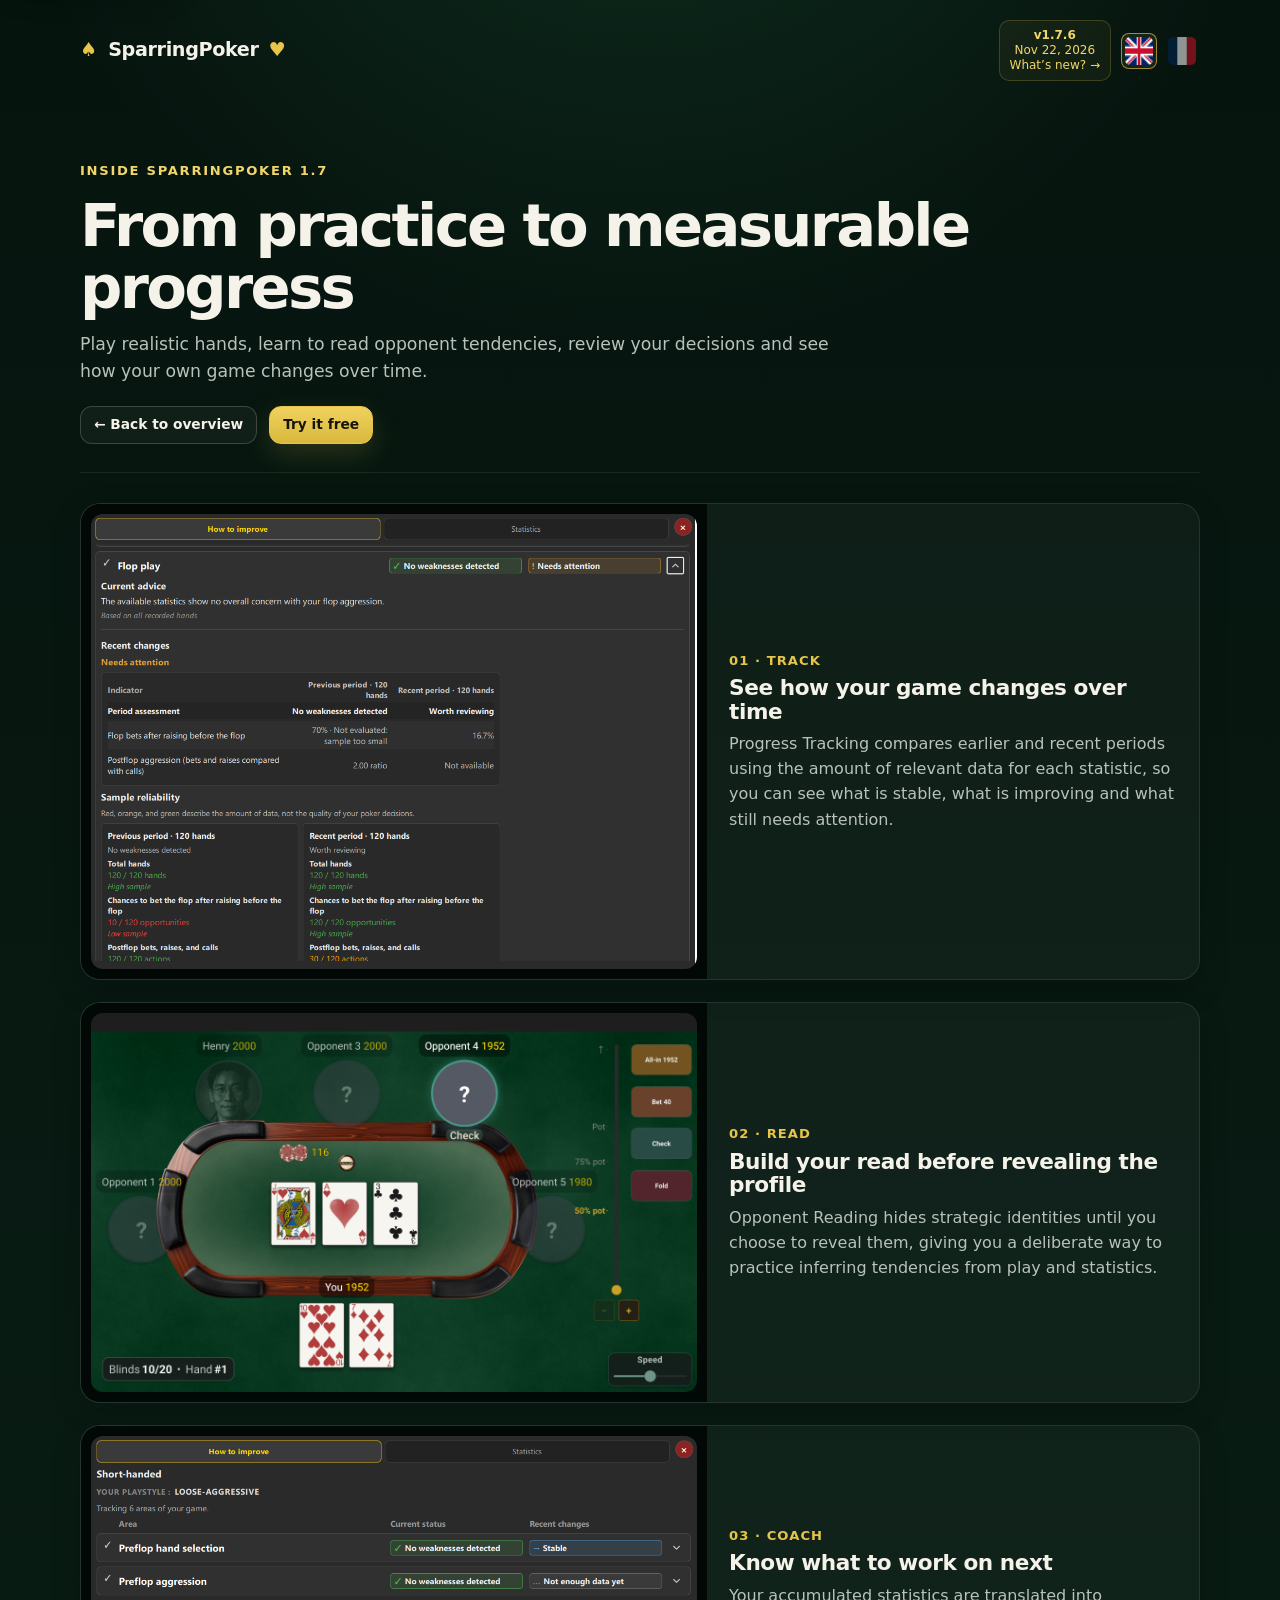
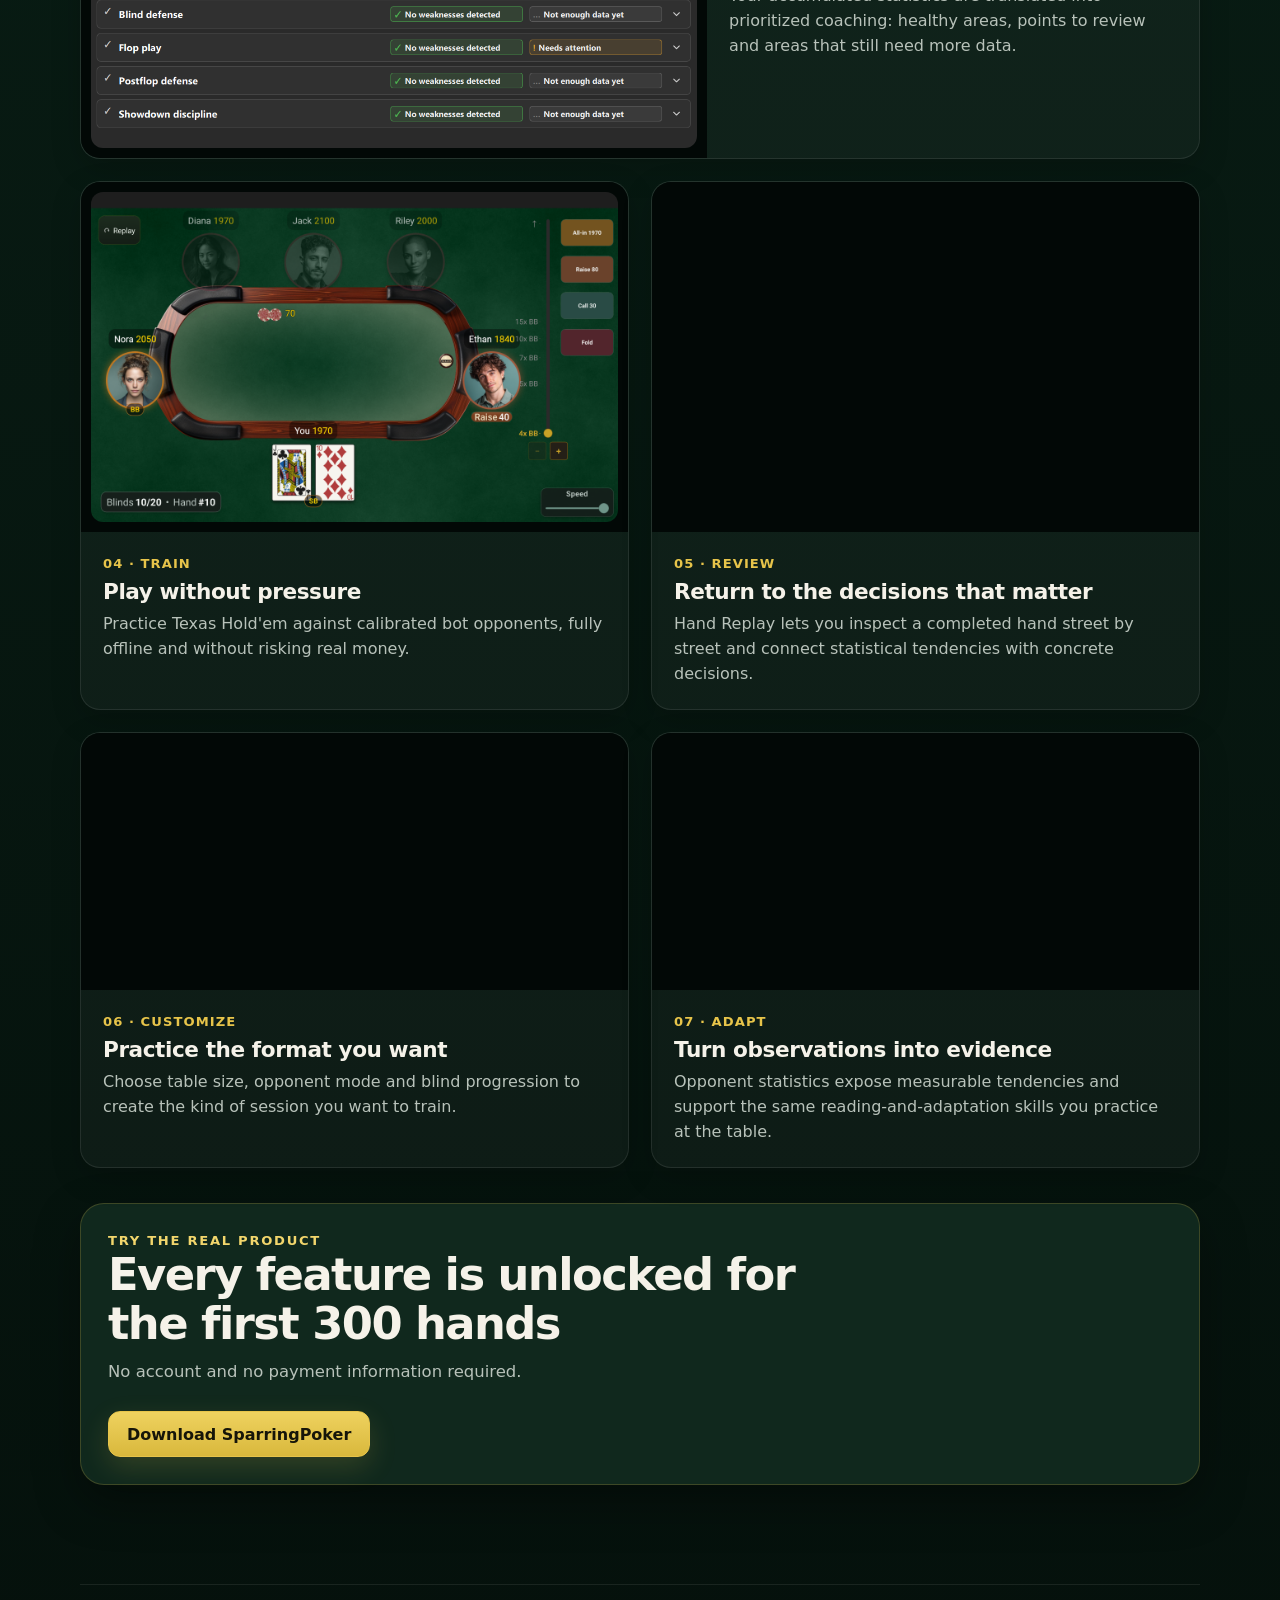
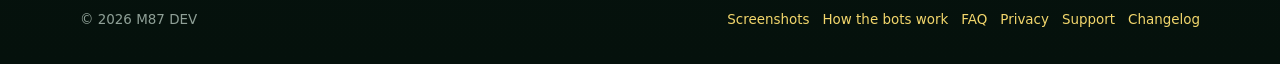
<file: screenshots.html>
<!DOCTYPE html>

<html lang="en"><head><meta charset="utf-8"/><meta content="width=device-width,initial-scale=1" name="viewport"/>
<title>Screenshots — SparringPoker 1.7</title><meta content="See SparringPoker Progress Tracking, Opponent Reading, personalized coaching, hand replay, setup and opponent statistics." name="description"/><meta content="#071710" name="theme-color"/>
<meta content="index,follow,max-image-preview:large" name="robots"/>
<link href="https://sparringpoker.com/screenshots.html" rel="canonical"/>
<meta content="SparringPoker" property="og:site_name"/>
<meta content="website" property="og:type"/>
<meta content="Screenshots — SparringPoker 1.7" property="og:title"/>
<meta content="See SparringPoker Progress Tracking, Opponent Reading, personalized coaching, hand replay, setup and opponent statistics." property="og:description"/>
<meta content="https://sparringpoker.com/screenshots.html" property="og:url"/>
<meta content="https://sparringpoker.com/assets/images/social-preview.jpg" property="og:image"/>
<meta content="1200" property="og:image:width"/>
<meta content="630" property="og:image:height"/>
<meta content="SparringPoker offline Texas Hold’em training table" property="og:image:alt"/>
<meta content="en_US" property="og:locale"/>
<meta content="fr_FR" property="og:locale:alternate"/>
<meta content="summary_large_image" name="twitter:card"/>
<meta content="Screenshots — SparringPoker 1.7" name="twitter:title"/>
<meta content="See SparringPoker Progress Tracking, Opponent Reading, personalized coaching, hand replay, setup and opponent statistics." name="twitter:description"/>
<meta content="https://sparringpoker.com/assets/images/social-preview.jpg" name="twitter:image"/>
<link href="assets/site.css?v=20261128" rel="stylesheet"/><link href="assets/mobile.css?v=20260920" media="(max-width: 620px)" rel="stylesheet"/>
<script src="assets/site.js?v=20261128" defer></script>
</head>
<body class="" data-base=""><a class="skip-link" href="#main-content">Skip to content</a><div class="shell"><header class="topbar">
<a class="brand" href="/"><span class="brand-mark">♠</span> SparringPoker <span class="brand-mark">♥</span></a>
<div class="top-actions">
<a aria-label="Latest version" class="version-badge" href="changelog.html"></a>
<div aria-label="Language" class="lang-switch">
<button aria-label="English" aria-pressed="true" class="lang-btn active" data-lang-flag="en" type="button"><img alt="" decoding="async" height="20" src="flag_en.png" width="40"/></button>
<button aria-label="Français" aria-pressed="false" class="lang-btn" data-lang-flag="fr" type="button"><img alt="" decoding="async" height="27" src="flag_fr.png" width="40"/></button>
</div>
</div>
</header><main class="page-main" id="main-content">
<section class="page-hero"><div class="page-kicker" data-lang="en">Inside SparringPoker 1.7</div><div class="page-kicker" data-lang="fr">Dans SparringPoker 1.7</div>
<h1 data-lang="en">From practice to measurable progress</h1><h1 data-lang="fr">De l'entraînement à une progression mesurable</h1>
<p class="lead" data-lang="en">Play realistic hands, learn to read opponent tendencies, review your decisions and see how your own game changes over time.</p><p class="lead" data-lang="fr">Jouez des mains réalistes, apprenez à lire les tendances adverses, analysez vos décisions et voyez comment votre propre jeu évolue dans le temps.</p>
<div class="actions"><a class="btn secondary small" href="/"><span data-lang="en">← Back to overview</span><span data-lang="fr">← Retour à la présentation</span></a><a class="btn small" href="/#download"><span data-lang="en">Try it free</span><span data-lang="fr">Essayer gratuitement</span></a></div></section>
<div class="screenshot-grid">
<article class="shot-card featured"><div class="shot-media"><img alt="Detailed SparringPoker Progress Tracking view comparing previous and recent periods with sample reliability" decoding="async" height="1600" loading="lazy" src="assets/images/screenshots/tablette/tablet how to improve detailed.png" width="2560"/></div><div class="shot-copy"><div class="step" data-lang="en">01 · TRACK</div><div class="step" data-lang="fr">01 · SUIVRE</div><h2 data-lang="en">See how your game changes over time</h2><h2 data-lang="fr">Voyez comment votre jeu évolue dans le temps</h2><p data-lang="en">Progress Tracking compares earlier and recent periods using the amount of relevant data for each statistic, so you can see what is stable, what is improving and what still needs attention.</p><p data-lang="fr">Le suivi de progression compare les périodes précédente et récente en tenant compte de la quantité de données pertinente pour chaque statistique, afin de voir ce qui reste stable, ce qui progresse et ce qui demande encore votre attention.</p></div></article>
<article class="shot-card featured"><div class="shot-media"><img alt="SparringPoker Opponent Reading with hidden player identities" decoding="async" height="1600" loading="lazy" src="assets/images/screenshots/tablette/tablet opponent reading.png" width="2560"/></div><div class="shot-copy"><div class="step" data-lang="en">02 · READ</div><div class="step" data-lang="fr">02 · LIRE</div><h2 data-lang="en">Build your read before revealing the profile</h2><h2 data-lang="fr">Construisez votre lecture avant de révéler le profil</h2><p data-lang="en">Opponent Reading hides strategic identities until you choose to reveal them, giving you a deliberate way to practice inferring tendencies from play and statistics.</p><p data-lang="fr">Opponent Reading masque l'identité stratégique des adversaires jusqu'à ce que vous décidiez de la révéler, pour entraîner volontairement votre capacité à déduire leurs tendances à partir du jeu et des statistiques.</p></div></article>
<article class="shot-card featured"><div class="shot-media"><img alt="SparringPoker personalized coaching screen" data-src-en="assets/images/screenshots/tablette/tablet how to improve.png" data-src-fr="assets/images/screenshots/tablette/tablet how to improve.png" decoding="async" height="1600" loading="lazy" src="assets/images/screenshots/tablette/tablet how to improve.png" width="2560"/></div><div class="shot-copy"><div class="step" data-lang="en">03 · COACH</div><div class="step" data-lang="fr">03 · COACHING</div><h2 data-lang="en">Know what to work on next</h2><h2 data-lang="fr">Sachez quoi travailler ensuite</h2><p data-lang="en">Your accumulated statistics are translated into prioritized coaching: healthy areas, points to review and areas that still need more data.</p><p data-lang="fr">Vos statistiques accumulées sont transformées en conseils priorisés : domaines solides, points à revoir et éléments qui demandent encore davantage de données.</p></div></article>
<article class="shot-card"><div class="shot-media"><img alt="SparringPoker poker table" decoding="async" height="1600" loading="lazy" src="assets/images/screenshots/tablette/tablet main table.png" width="2560"/></div><div class="shot-copy"><div class="step" data-lang="en">04 · TRAIN</div><div class="step" data-lang="fr">04 · S’ENTRAÎNER</div><h2 data-lang="en">Play without pressure</h2><h2 data-lang="fr">Jouez sans pression</h2><p data-lang="en">Practice Texas Hold'em against calibrated bot opponents, fully offline and without risking real money.</p><p data-lang="fr">Entraînez-vous au Texas Hold'em face à des bots calibrés, entièrement hors ligne et sans risquer d'argent réel.</p></div></article>
<article class="shot-card"><div class="shot-media"><img alt="SparringPoker hand replay" decoding="async" height="1600" loading="lazy" src="assets/images/screenshots/tablette/tablet replay screen.png" width="2560"/></div><div class="shot-copy"><div class="step" data-lang="en">05 · REVIEW</div><div class="step" data-lang="fr">05 · ANALYSER</div><h2 data-lang="en">Return to the decisions that matter</h2><h2 data-lang="fr">Revenez aux décisions qui comptent</h2><p data-lang="en">Hand Replay lets you inspect a completed hand street by street and connect statistical tendencies with concrete decisions.</p><p data-lang="fr">Le Replay permet de revoir une main street par street et de relier vos tendances statistiques à des décisions concrètes.</p></div></article>
<article class="shot-card"><div class="shot-media"><img alt="SparringPoker game setup" decoding="async" height="1080" loading="lazy" src="assets/images/screenshots/smartphone/smartphone setup.jpg" width="2400"/></div><div class="shot-copy"><div class="step" data-lang="en">06 · CUSTOMIZE</div><div class="step" data-lang="fr">06 · PERSONNALISER</div><h2 data-lang="en">Practice the format you want</h2><h2 data-lang="fr">Travaillez le format que vous voulez</h2><p data-lang="en">Choose table size, opponent mode and blind progression to create the kind of session you want to train.</p><p data-lang="fr">Choisissez la taille de table, le mode d'adversaires et la progression des blinds pour créer la séance que vous souhaitez travailler.</p></div></article>
<article class="shot-card"><div class="shot-media"><img alt="SparringPoker bot statistics" decoding="async" height="1080" loading="lazy" src="assets/images/screenshots/smartphone/smartphone bots stats.jpg" width="2400"/></div><div class="shot-copy"><div class="step" data-lang="en">07 · ADAPT</div><div class="step" data-lang="fr">07 · S’ADAPTER</div><h2 data-lang="en">Turn observations into evidence</h2><h2 data-lang="fr">Transformez vos observations en indices concrets</h2><p data-lang="en">Opponent statistics expose measurable tendencies and support the same reading-and-adaptation skills you practice at the table.</p><p data-lang="fr">Les statistiques adverses rendent les tendances mesurables et renforcent les mêmes compétences de lecture et d'adaptation que vous travaillez à la table.</p></div></article>
</div>
<section class="section compact"><div class="download-panel"><div class="section-head"><div class="section-kicker" data-lang="en">Try the real product</div><div class="section-kicker" data-lang="fr">Essayez le produit complet</div><h2 data-lang="en">Every feature is unlocked for the first 300 hands</h2><h2 data-lang="fr">Toutes les fonctionnalités sont débloquées pendant les 300 premières mains</h2><p data-lang="en">No account and no payment information required.</p><p data-lang="fr">Aucun compte et aucun moyen de paiement requis.</p></div><a class="cta" href="/#download"><span data-lang="en">Download SparringPoker</span><span data-lang="fr">Télécharger SparringPoker</span></a></div></section>
</main><footer class="footer">
<div>© <span data-current-year=""></span> M87 DEV</div>
<div class="footer-links">
<a href="screenshots.html"><span data-lang="en">Screenshots</span><span data-lang="fr">Captures</span></a>
<a href="bots.html"><span data-lang="en">How the bots work</span><span data-lang="fr">Fonctionnement des bots</span></a>
<a href="faq.html">FAQ</a>
<a href="privacy.html"><span data-lang="en">Privacy</span><span data-lang="fr">Confidentialité</span></a>
<a href="support.html">Support</a>
<a href="changelog.html">Changelog</a>
</div>
</footer></div></body></html>
</file>
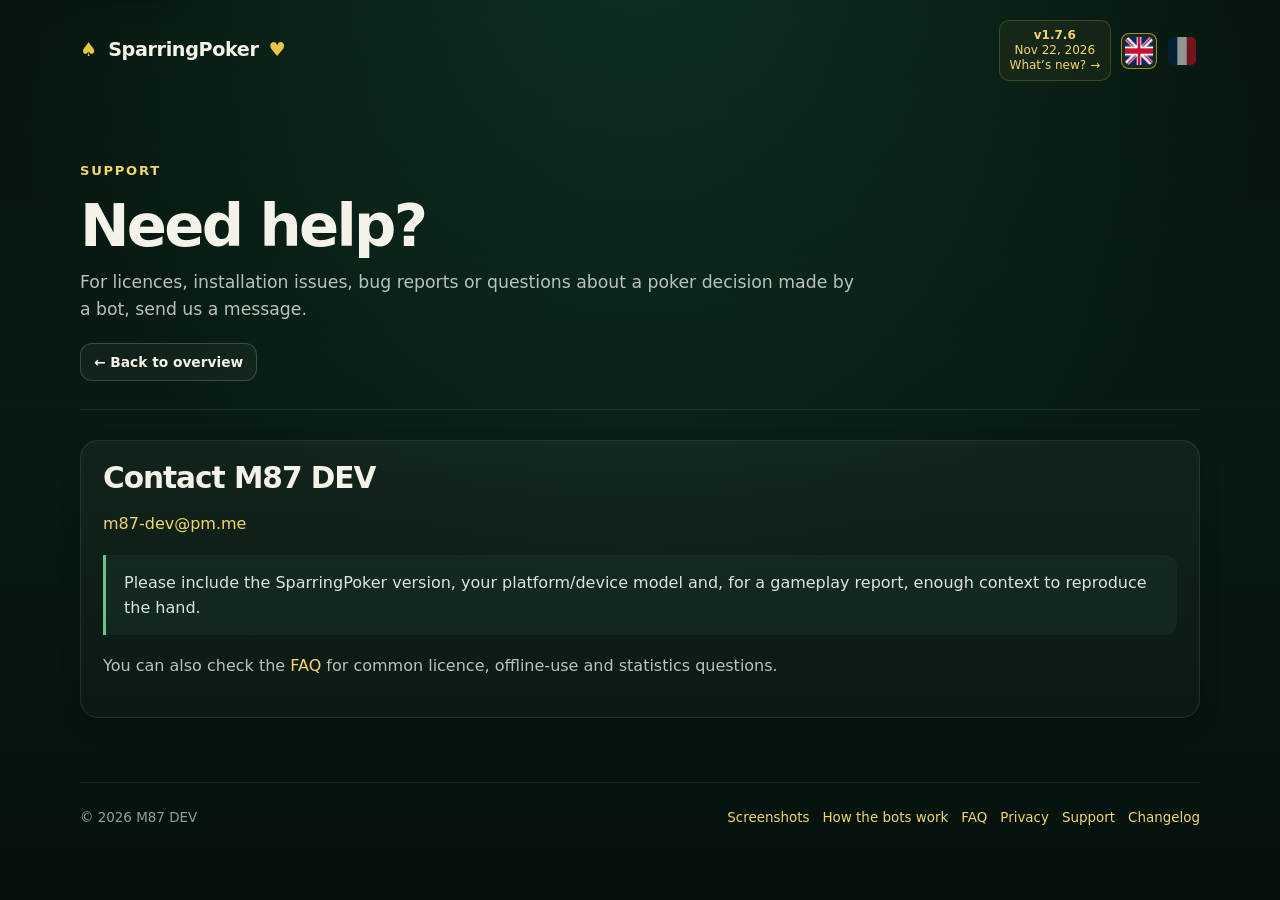
<file: support.html>
<!DOCTYPE html>

<html lang="en"><head><meta charset="utf-8"/><meta content="width=device-width,initial-scale=1" name="viewport"/>
<title>Support — SparringPoker</title><meta content="Contact SparringPoker support for licences, installation issues and gameplay bug reports." name="description"/><meta content="#071710" name="theme-color"/>
<meta content="index,follow,max-image-preview:large" name="robots"/>
<link href="https://sparringpoker.com/support.html" rel="canonical"/>
<meta content="SparringPoker" property="og:site_name"/>
<meta content="website" property="og:type"/>
<meta content="Support — SparringPoker" property="og:title"/>
<meta content="Contact SparringPoker support for licences, installation issues and gameplay bug reports." property="og:description"/>
<meta content="https://sparringpoker.com/support.html" property="og:url"/>
<meta content="https://sparringpoker.com/assets/images/social-preview.jpg" property="og:image"/>
<meta content="1200" property="og:image:width"/>
<meta content="630" property="og:image:height"/>
<meta content="SparringPoker offline Texas Hold’em training table" property="og:image:alt"/>
<meta content="en_US" property="og:locale"/>
<meta content="fr_FR" property="og:locale:alternate"/>
<meta content="summary_large_image" name="twitter:card"/>
<meta content="Support — SparringPoker" name="twitter:title"/>
<meta content="Contact SparringPoker support for licences, installation issues and gameplay bug reports." name="twitter:description"/>
<meta content="https://sparringpoker.com/assets/images/social-preview.jpg" name="twitter:image"/>
<link href="assets/site.css?v=20261128" rel="stylesheet"/><link href="assets/mobile.css?v=20260920" media="(max-width: 620px)" rel="stylesheet"/>
<script src="assets/site.js?v=20261128" defer></script>
</head>
<body class="" data-base=""><a class="skip-link" href="#main-content">Skip to content</a><div class="shell"><header class="topbar">
<a class="brand" href="/"><span class="brand-mark">♠</span> SparringPoker <span class="brand-mark">♥</span></a>
<div class="top-actions">
<a aria-label="Latest version" class="version-badge" href="changelog.html"></a>
<div aria-label="Language" class="lang-switch">
<button aria-label="English" aria-pressed="true" class="lang-btn active" data-lang-flag="en" type="button"><img alt="" decoding="async" height="20" src="flag_en.png" width="40"/></button>
<button aria-label="Français" aria-pressed="false" class="lang-btn" data-lang-flag="fr" type="button"><img alt="" decoding="async" height="27" src="flag_fr.png" width="40"/></button>
</div>
</div>
</header><main class="page-main" id="main-content"><section class="page-hero"><div class="page-kicker">Support</div><h1 data-lang="en">Need help?</h1><h1 data-lang="fr">Besoin d'aide ?</h1><p class="lead" data-lang="en">For licences, installation issues, bug reports or questions about a poker decision made by a bot, send us a message.</p><p class="lead" data-lang="fr">Pour les licences, les problèmes d'installation, les bugs ou les questions sur une décision prise par un bot, envoyez-nous un message.</p><div class="actions"><a class="btn secondary small" href="/"><span data-lang="en">← Back to overview</span><span data-lang="fr">← Retour à la présentation</span></a></div></section>
<section class="content-card"><h2 data-lang="en">Contact M87 DEV</h2><h2 data-lang="fr">Contacter M87 DEV</h2><p><a href="mailto:m87-dev&#64;pm.me">m87-dev&#64;pm.me</a></p><div class="callout green"><span data-lang="en">Please include the SparringPoker version, your platform/device model and, for a gameplay report, enough context to reproduce the hand.</span><span data-lang="fr">Merci d'indiquer la version de SparringPoker, votre plateforme/modèle d'appareil et, pour un signalement de gameplay, suffisamment de contexte pour reproduire la main.</span></div><p data-lang="en">You can also check the <a href="faq.html">FAQ</a> for common licence, offline-use and statistics questions.</p><p data-lang="fr">Vous pouvez également consulter la <a href="faq.html">FAQ</a> pour les questions courantes sur les licences, le fonctionnement hors ligne et les statistiques.</p></section></main><footer class="footer">
<div>© <span data-current-year=""></span> M87 DEV</div>
<div class="footer-links">
<a href="screenshots.html"><span data-lang="en">Screenshots</span><span data-lang="fr">Captures</span></a>
<a href="bots.html"><span data-lang="en">How the bots work</span><span data-lang="fr">Fonctionnement des bots</span></a>
<a href="faq.html">FAQ</a>
<a href="privacy.html"><span data-lang="en">Privacy</span><span data-lang="fr">Confidentialité</span></a>
<a href="support.html">Support</a>
<a href="changelog.html">Changelog</a>
</div>
</footer></div></body></html>
</file>
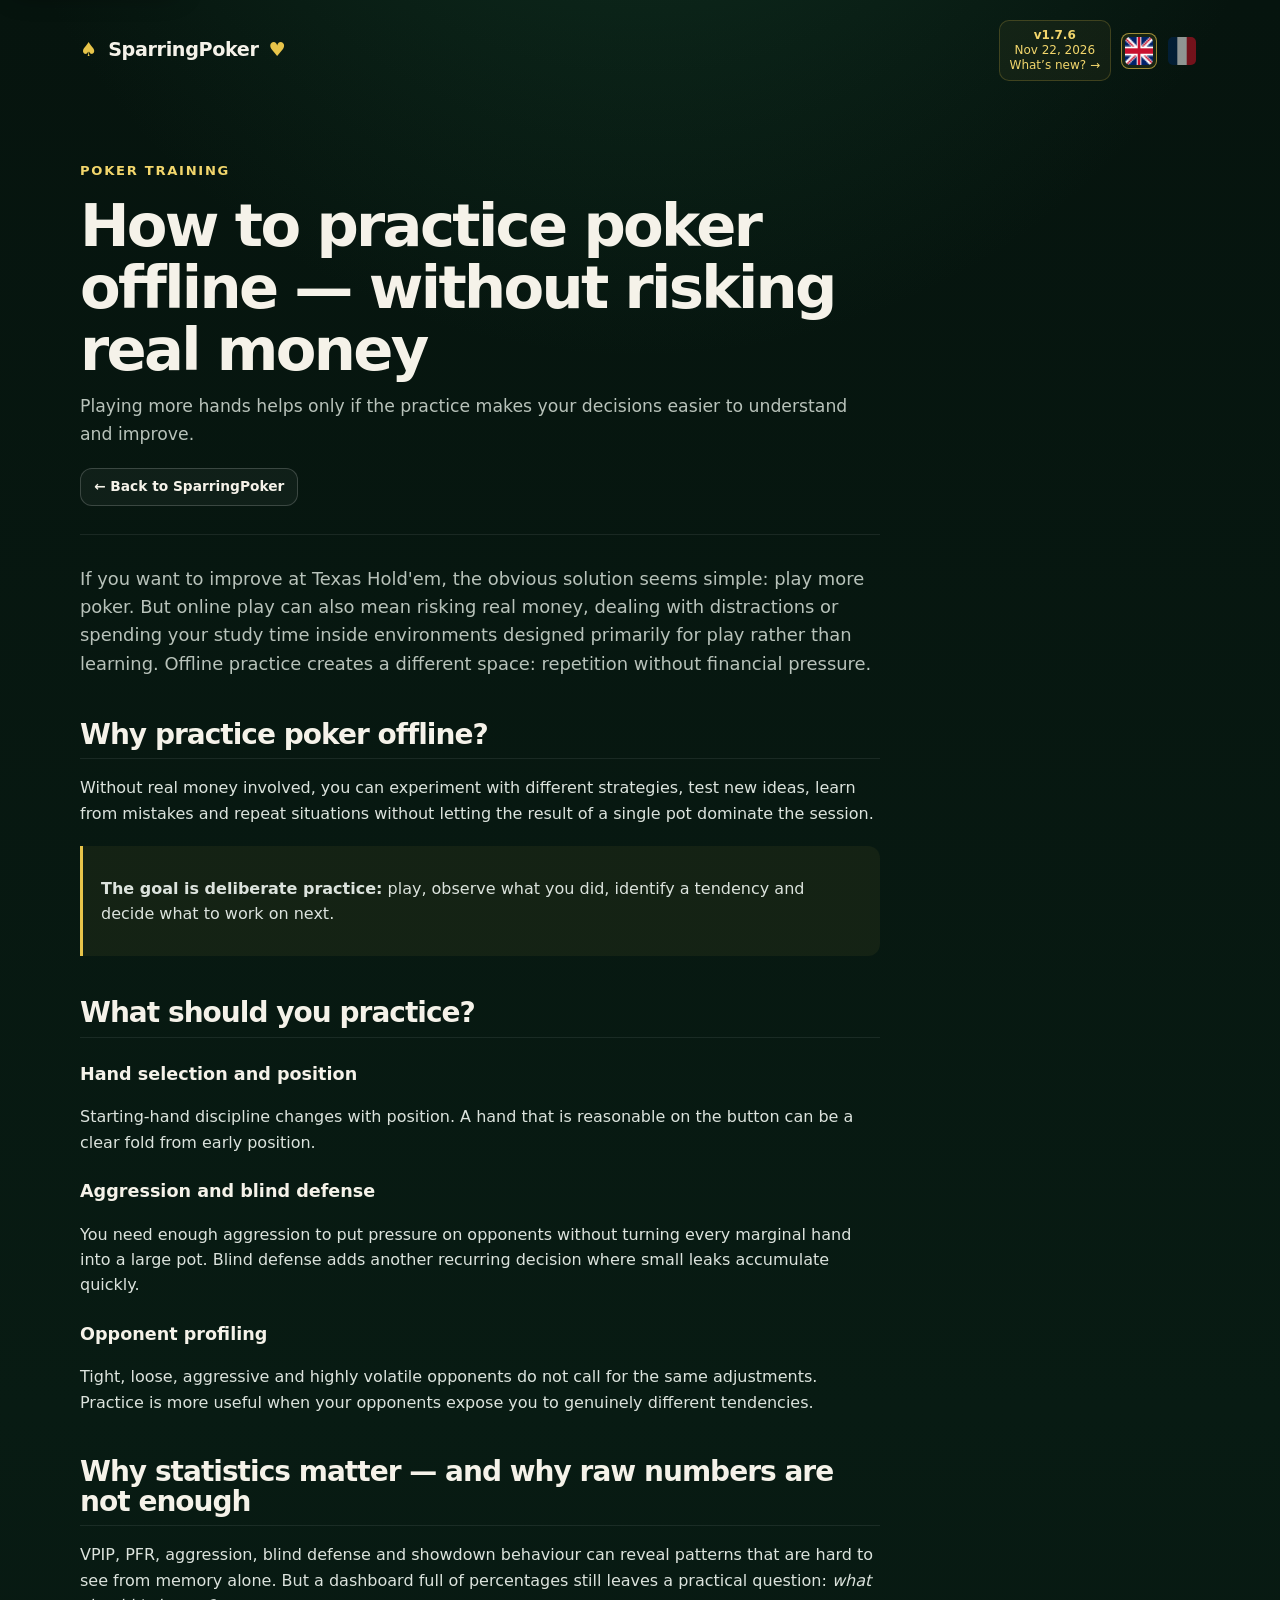
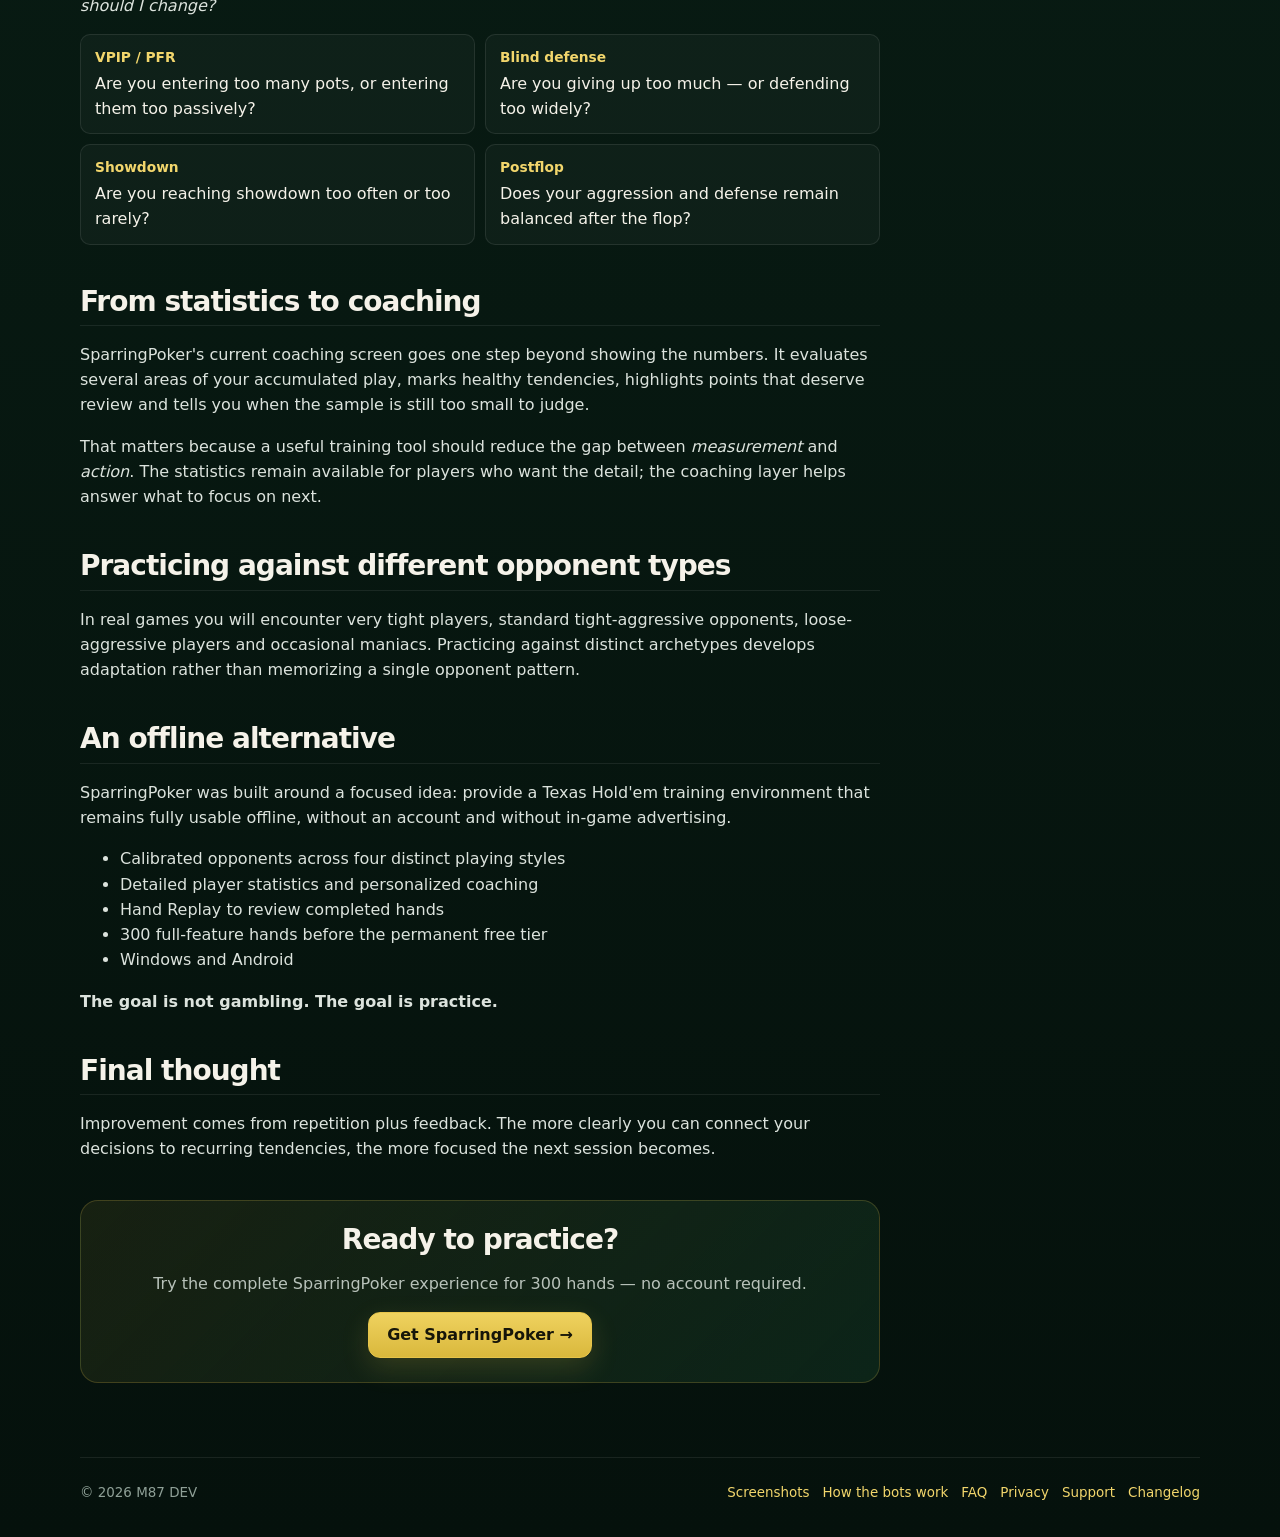
<file: articles/how-to-practice-poker-offline.html>
<!DOCTYPE html>

<html lang="en"><head><meta charset="utf-8"/><meta content="width=device-width,initial-scale=1" name="viewport"/>
<title>How to Practice Poker Offline — SparringPoker</title><meta content="How offline poker practice, statistics and personalized coaching can help turn repetition into deliberate training." name="description"/><meta content="#071710" name="theme-color"/>
<meta content="index,follow,max-image-preview:large" name="robots"/>
<link href="https://sparringpoker.com/articles/how-to-practice-poker-offline.html" rel="canonical"/>
<meta content="SparringPoker" property="og:site_name"/>
<meta content="website" property="og:type"/>
<meta content="How to Practice Poker Offline — SparringPoker" property="og:title"/>
<meta content="How offline poker practice, statistics and personalized coaching can help turn repetition into deliberate training." property="og:description"/>
<meta content="https://sparringpoker.com/articles/how-to-practice-poker-offline.html" property="og:url"/>
<meta content="https://sparringpoker.com/assets/images/social-preview.jpg" property="og:image"/>
<meta content="1200" property="og:image:width"/>
<meta content="630" property="og:image:height"/>
<meta content="SparringPoker offline Texas Hold’em training table" property="og:image:alt"/>
<meta content="en_US" property="og:locale"/>
<meta content="fr_FR" property="og:locale:alternate"/>
<meta content="summary_large_image" name="twitter:card"/>
<meta content="How to Practice Poker Offline — SparringPoker" name="twitter:title"/>
<meta content="How offline poker practice, statistics and personalized coaching can help turn repetition into deliberate training." name="twitter:description"/>
<meta content="https://sparringpoker.com/assets/images/social-preview.jpg" name="twitter:image"/>
<link href="../assets/site.css?v=20261128" rel="stylesheet"/><link href="../assets/mobile.css?v=20260920" media="(max-width: 620px)" rel="stylesheet"/>
<script src="../assets/site.js?v=20261128" defer></script>
</head>
<body class="" data-base="../"><a class="skip-link" href="#main-content">Skip to content</a><div class="shell"><header class="topbar">
<a class="brand" href="/"><span class="brand-mark">♠</span> SparringPoker <span class="brand-mark">♥</span></a>
<div class="top-actions">
<a aria-label="Latest version" class="version-badge" href="../changelog.html"></a>
<div aria-label="Language" class="lang-switch">
<button aria-label="English" aria-pressed="true" class="lang-btn active" data-lang-flag="en" type="button"><img alt="" decoding="async" height="20" src="../flag_en.png" width="40"/></button>
<button aria-label="Français" aria-pressed="false" class="lang-btn" data-lang-flag="fr" type="button"><img alt="" decoding="async" height="27" src="../flag_fr.png" width="40"/></button>
</div>
</div>
</header><main class="page-main" id="main-content"><section class="page-hero article"><div class="page-kicker" data-lang="en">Poker training</div><div class="page-kicker" data-lang="fr">Entraînement poker</div><h1 data-lang="en">How to practice poker offline — without risking real money</h1><h1 data-lang="fr">Comment s'entraîner au poker hors ligne — sans risquer d'argent réel</h1><p class="lead" data-lang="en">Playing more hands helps only if the practice makes your decisions easier to understand and improve.</p><p class="lead" data-lang="fr">Jouer davantage de mains n'aide vraiment que si l'entraînement vous permet de comprendre et d'améliorer vos décisions.</p><div class="actions"><a class="btn secondary small" href="/"><span data-lang="en">← Back to SparringPoker</span><span data-lang="fr">← Retour à SparringPoker</span></a></div></section>
<article class="article">
<p class="intro" data-lang="en">If you want to improve at Texas Hold'em, the obvious solution seems simple: play more poker. But online play can also mean risking real money, dealing with distractions or spending your study time inside environments designed primarily for play rather than learning. Offline practice creates a different space: repetition without financial pressure.</p>
<p class="intro" data-lang="fr">Si vous voulez progresser au Texas Hold'em, la solution paraît évidente : jouer davantage. Mais le jeu en ligne peut aussi signifier risquer de l'argent réel, subir des distractions ou passer son temps d'étude dans des environnements conçus avant tout pour jouer plutôt que pour apprendre. L'entraînement hors ligne crée un autre cadre : de la répétition sans pression financière.</p>
<h2 data-lang="en">Why practice poker offline?</h2><h2 data-lang="fr">Pourquoi s'entraîner hors ligne ?</h2>
<p data-lang="en">Without real money involved, you can experiment with different strategies, test new ideas, learn from mistakes and repeat situations without letting the result of a single pot dominate the session.</p><p data-lang="fr">Sans argent réel en jeu, vous pouvez expérimenter différentes stratégies, tester de nouvelles idées, apprendre de vos erreurs et répéter des situations sans laisser le résultat d'un seul pot dominer la séance.</p>
<div class="highlight-box"><p data-lang="en"><strong>The goal is deliberate practice:</strong> play, observe what you did, identify a tendency and decide what to work on next.</p><p data-lang="fr"><strong>Le but est la pratique délibérée :</strong> jouer, observer ce que vous avez fait, identifier une tendance et décider quoi travailler ensuite.</p></div>
<h2 data-lang="en">What should you practice?</h2><h2 data-lang="fr">Que faut-il travailler ?</h2>
<h3 data-lang="en">Hand selection and position</h3><h3 data-lang="fr">Sélection des mains et position</h3><p data-lang="en">Starting-hand discipline changes with position. A hand that is reasonable on the button can be a clear fold from early position.</p><p data-lang="fr">La discipline de sélection dépend de la position. Une main correcte au bouton peut être un fold évident en début de parole.</p>
<h3 data-lang="en">Aggression and blind defense</h3><h3 data-lang="fr">Agressivité et défense des blinds</h3><p data-lang="en">You need enough aggression to put pressure on opponents without turning every marginal hand into a large pot. Blind defense adds another recurring decision where small leaks accumulate quickly.</p><p data-lang="fr">Il faut suffisamment d'agressivité pour mettre la pression sans transformer chaque main marginale en gros pot. La défense des blinds est une autre décision récurrente où de petites fuites s'accumulent vite.</p>
<h3 data-lang="en">Opponent profiling</h3><h3 data-lang="fr">Lecture des profils adverses</h3><p data-lang="en">Tight, loose, aggressive and highly volatile opponents do not call for the same adjustments. Practice is more useful when your opponents expose you to genuinely different tendencies.</p><p data-lang="fr">Les adversaires tight, loose, agressifs ou très volatils n'appellent pas les mêmes adaptations. L'entraînement est plus utile lorsque vos adversaires vous exposent à des tendances réellement différentes.</p>
<h2 data-lang="en">Why statistics matter — and why raw numbers are not enough</h2><h2 data-lang="fr">Pourquoi les statistiques comptent — et pourquoi les chiffres bruts ne suffisent pas</h2>
<p data-lang="en">VPIP, PFR, aggression, blind defense and showdown behaviour can reveal patterns that are hard to see from memory alone. But a dashboard full of percentages still leaves a practical question: <em>what should I change?</em></p><p data-lang="fr">VPIP, PFR, agressivité, défense des blinds et comportement au showdown peuvent révéler des tendances difficiles à voir de mémoire. Mais un tableau rempli de pourcentages laisse encore une question pratique : <em>que dois-je changer ?</em></p>
<div class="stat-grid"><div class="stat-item"><strong>VPIP / PFR</strong><span data-lang="en">Are you entering too many pots, or entering them too passively?</span><span data-lang="fr">Entrez-vous dans trop de pots, ou de manière trop passive ?</span></div><div class="stat-item"><strong>Blind defense</strong><span data-lang="en">Are you giving up too much — or defending too widely?</span><span data-lang="fr">Abandonnez-vous trop souvent — ou défendez-vous trop large ?</span></div><div class="stat-item"><strong>Showdown</strong><span data-lang="en">Are you reaching showdown too often or too rarely?</span><span data-lang="fr">Allez-vous au showdown trop souvent ou trop rarement ?</span></div><div class="stat-item"><strong>Postflop</strong><span data-lang="en">Does your aggression and defense remain balanced after the flop?</span><span data-lang="fr">Votre agressivité et votre défense restent-elles équilibrées après le flop ?</span></div></div>
<h2 data-lang="en">From statistics to coaching</h2><h2 data-lang="fr">Des statistiques au coaching</h2>
<p data-lang="en">SparringPoker's current coaching screen goes one step beyond showing the numbers. It evaluates several areas of your accumulated play, marks healthy tendencies, highlights points that deserve review and tells you when the sample is still too small to judge.</p><p data-lang="fr">L'écran de coaching actuel de SparringPoker va plus loin que l'affichage des chiffres. Il évalue plusieurs domaines de votre jeu accumulé, signale les tendances solides, met en avant les points à revoir et indique lorsque l'échantillon est encore trop faible pour conclure.</p>
<p data-lang="en">That matters because a useful training tool should reduce the gap between <em>measurement</em> and <em>action</em>. The statistics remain available for players who want the detail; the coaching layer helps answer what to focus on next.</p><p data-lang="fr">C'est important car un bon outil d'entraînement doit réduire l'écart entre <em>mesure</em> et <em>action</em>. Les statistiques restent disponibles pour ceux qui veulent le détail ; la couche de coaching aide à déterminer la prochaine priorité.</p>
<h2 data-lang="en">Practicing against different opponent types</h2><h2 data-lang="fr">S'entraîner face à différents types d'adversaires</h2>
<p data-lang="en">In real games you will encounter very tight players, standard tight-aggressive opponents, loose-aggressive players and occasional maniacs. Practicing against distinct archetypes develops adaptation rather than memorizing a single opponent pattern.</p><p data-lang="fr">Dans les parties réelles, vous rencontrerez des joueurs très serrés, des profils tight-aggressive standards, des loose-aggressive et parfois des maniacs. S'entraîner face à des archétypes distincts développe l'adaptation plutôt que la mémorisation d'un seul schéma adverse.</p>
<h2 data-lang="en">An offline alternative</h2><h2 data-lang="fr">Une alternative hors ligne</h2>
<p data-lang="en">SparringPoker was built around a focused idea: provide a Texas Hold'em training environment that remains fully usable offline, without an account and without in-game advertising.</p><p data-lang="fr">SparringPoker a été construit autour d'une idée simple : proposer un environnement d'entraînement au Texas Hold'em qui reste entièrement utilisable hors ligne, sans compte et sans publicité dans le jeu.</p>
<ul data-lang="en"><li>Calibrated opponents across four distinct playing styles</li><li>Detailed player statistics and personalized coaching</li><li>Hand Replay to review completed hands</li><li>300 full-feature hands before the permanent free tier</li><li>Windows and Android</li></ul>
<ul data-lang="fr"><li>Adversaires calibrés selon quatre styles de jeu distincts</li><li>Statistiques détaillées et coaching personnalisé</li><li>Replay pour revoir les mains terminées</li><li>300 mains avec toutes les fonctionnalités avant le mode gratuit permanent</li><li>Windows et Android</li></ul>
<p data-lang="en"><strong>The goal is not gambling. The goal is practice.</strong></p><p data-lang="fr"><strong>Le but n'est pas de jouer de l'argent. Le but est de s'entraîner.</strong></p>
<h2 data-lang="en">Final thought</h2><h2 data-lang="fr">En conclusion</h2><p data-lang="en">Improvement comes from repetition plus feedback. The more clearly you can connect your decisions to recurring tendencies, the more focused the next session becomes.</p><p data-lang="fr">La progression vient de la répétition accompagnée de feedback. Plus vous reliez clairement vos décisions à des tendances récurrentes, plus la séance suivante peut être ciblée.</p>
<div class="cta-box"><h2 data-lang="en">Ready to practice?</h2><h2 data-lang="fr">Prêt à vous entraîner ?</h2><p data-lang="en">Try the complete SparringPoker experience for 300 hands — no account required.</p><p data-lang="fr">Essayez l'expérience SparringPoker complète pendant 300 mains — aucun compte requis.</p><a class="cta" href="/#download"><span data-lang="en">Get SparringPoker →</span><span data-lang="fr">Obtenir SparringPoker →</span></a></div>
</article></main><footer class="footer">
<div>© <span data-current-year=""></span> M87 DEV</div>
<div class="footer-links">
<a href="../screenshots.html"><span data-lang="en">Screenshots</span><span data-lang="fr">Captures</span></a>
<a href="../bots.html"><span data-lang="en">How the bots work</span><span data-lang="fr">Fonctionnement des bots</span></a>
<a href="../faq.html">FAQ</a>
<a href="../privacy.html"><span data-lang="en">Privacy</span><span data-lang="fr">Confidentialité</span></a>
<a href="../support.html">Support</a>
<a href="../changelog.html">Changelog</a>
</div>
</footer></div></body></html>
</file>
<file: assets/site.css>
:root {
  --bg:#06140e; --bg-2:#0a2117; --panel:rgba(14,35,26,.88); --panel-strong:rgba(17,42,31,.96);
  --line:rgba(238,200,76,.20); --line-soft:rgba(255,255,255,.09); --gold:#e7c44a; --gold-2:#f2d66c;
  --green:#67c58a; --text:#f5f2e9; --muted:#b8c2ba; --muted-2:#8fa097; --danger:#e98575;
  --radius:18px; --shadow:0 18px 45px rgba(0,0,0,.34);
}
*{box-sizing:border-box} html{scroll-behavior:smooth} body{margin:0;font-family:Inter,ui-sans-serif,system-ui,-apple-system,BlinkMacSystemFont,"Segoe UI",sans-serif;color:var(--text);background:radial-gradient(circle at 50% -10%,rgba(35,105,71,.34),transparent 42rem),linear-gradient(180deg,#06140e 0%,#081b13 45%,#05110c 100%);min-height:100vh;line-height:1.58}
a{color:var(--gold-2);text-decoration:none} a:hover{text-decoration:underline} img{max-width:100%} code{color:#f0d878}
.shell{width:min(1120px,calc(100% - 32px));margin:0 auto}.narrow{width:min(860px,calc(100% - 32px));margin:0 auto}
.topbar{display:flex;align-items:center;justify-content:space-between;gap:20px;padding:20px 0 10px}.brand{display:flex;align-items:baseline;gap:10px;color:var(--text);font-weight:800;letter-spacing:-.02em;font-size:1.2rem}.brand:hover{text-decoration:none}.brand-mark{color:var(--gold);letter-spacing:.05em}.top-actions{display:flex;align-items:center;gap:10px;flex-wrap:wrap;justify-content:flex-end}.lang-switch{display:flex;gap:7px}.lang-btn{appearance:none;border:1px solid transparent;background:transparent;padding:3px;border-radius:8px;cursor:pointer;opacity:.55;line-height:0}.lang-btn:hover{opacity:.9}.lang-btn.active{opacity:1;border-color:rgba(231,196,74,.65);background:rgba(231,196,74,.08)}.lang-btn img{width:28px;height:28px;border-radius:5px;display:block}.version-badge{display:none;padding:7px 10px;border:1px solid var(--line);border-radius:10px;color:var(--gold-2);background:rgba(231,196,74,.05);font-size:12px;text-align:center;line-height:1.25}.version-badge:hover{background:rgba(231,196,74,.11);text-decoration:none}
.hero{padding:46px 0 38px;display:grid;grid-template-columns:1.04fr .96fr;gap:44px;align-items:center}.eyebrow,.section-kicker,.page-kicker{color:var(--gold-2);font-size:.82rem;font-weight:800;text-transform:uppercase;letter-spacing:.13em;margin-bottom:13px}.hero h1{font-size:clamp(2.35rem,4vw,3.75rem);line-height:1.03;letter-spacing:-.045em;margin:0 0 20px;max-width:none}.hero-line{display:block;white-space:nowrap}.hero-copy{font-size:clamp(1.04rem,1.8vw,1.2rem);color:#d8ddd7;max-width:630px;margin:0 0 25px}.hero-copy strong{color:#fff}.actions{display:flex;gap:12px;flex-wrap:wrap;align-items:center}.cta,.btn{display:inline-flex;align-items:center;justify-content:center;min-height:46px;padding:0 18px;border-radius:12px;border:1px solid var(--gold);background:linear-gradient(180deg,#efd25f,#d9b83c);color:#161509;font-weight:800;box-shadow:0 10px 28px rgba(231,196,74,.16)}.cta:hover,.btn:hover{text-decoration:none;filter:brightness(1.05);transform:translateY(-1px)}.cta.secondary,.btn.secondary{color:var(--text);background:rgba(255,255,255,.04);border-color:rgba(255,255,255,.18);box-shadow:none}.cta.small,.btn.small{min-height:38px;padding:0 13px;font-size:.86rem}.trust-row{display:flex;gap:8px;flex-wrap:wrap;margin-top:22px;color:#d1d7d1;font-size:.84rem}.trust-pill{border:1px solid rgba(255,255,255,.11);background:rgba(255,255,255,.035);border-radius:999px;padding:7px 10px}.hero-visual{position:relative;border:1px solid var(--line);background:linear-gradient(145deg,rgba(231,196,74,.08),rgba(9,33,22,.32));border-radius:26px;padding:12px;box-shadow:var(--shadow);overflow:hidden}.hero-visual img{display:block;border-radius:16px;width:100%;height:auto}.hero-tag{position:absolute;left:24px;bottom:24px;max-width:calc(100% - 48px);background:rgba(4,15,10,.88);border:1px solid rgba(231,196,74,.28);border-radius:12px;padding:10px 13px;backdrop-filter:blur(8px);font-size:.88rem;color:#edf0ec}
.section{padding:54px 0}.section.compact{padding:35px 0}.section-head{max-width:760px;margin-bottom:26px}.section-head.center{text-align:center;margin-left:auto;margin-right:auto}.section-kicker{margin-bottom:0}h2{font-size:clamp(1.8rem,4vw,2.8rem);line-height:1.08;letter-spacing:-.035em;margin:7px 0 11px}.section-head p{color:var(--muted);font-size:1.03rem;margin:0}.cards-3{display:grid;grid-template-columns:repeat(3,1fr);gap:15px}.card,.box,.content-card{border:1px solid var(--line-soft);border-radius:var(--radius);padding:22px;background:linear-gradient(180deg,rgba(255,255,255,.045),rgba(255,255,255,.025));box-shadow:0 8px 22px rgba(0,0,0,.13)}.card strong.card-title{display:block;font-size:1.08rem;margin:5px 0 7px}.card p,.box p,.content-card p{color:var(--muted)}.step{color:var(--gold);font-weight:900;font-size:.82rem;letter-spacing:.08em}.feature-split{display:grid;grid-template-columns:1.15fr .85fr;gap:26px;align-items:center}.feature-split.reverse{grid-template-columns:.85fr 1.15fr}.screenshot{border:1px solid var(--line-soft);border-radius:20px;padding:9px;background:rgba(255,255,255,.035);box-shadow:var(--shadow)}.screenshot img{display:block;border-radius:12px;width:100%;height:auto}.feature-copy h2{margin-top:0}.feature-copy p{color:var(--muted)}.feature-list{margin:18px 0 0;padding:0;list-style:none;display:grid;gap:11px}.feature-list li{position:relative;padding-left:26px;color:#dfe4df}.feature-list li::before{content:"✓";position:absolute;left:0;color:var(--green);font-weight:900}.coaching-showcase{display:grid;gap:22px}.coaching-intro{max-width:820px;margin:0 auto;text-align:center}.coaching-intro h2{margin:7px 0 11px}.coaching-intro p{margin:0;color:var(--muted);font-size:1.03rem}.coaching-screenshot{width:100%;max-width:1108px;margin:0 auto;padding:9px}.coaching-media{width:100%}.coaching-screenshot{display:block}.coaching-screenshot img{width:100%;height:auto}.zoomable-shot{cursor:zoom-in}.shot-zoom-link{text-align:right;margin-top:8px;font-size:.82rem}.shot-zoom-link a{color:var(--muted-2)}.shot-zoom-link a:hover{color:var(--gold-2)}.coaching-benefits{list-style:none;margin:0;padding:0;display:grid;grid-template-columns:repeat(4,1fr);gap:12px}.coaching-benefits li{border:1px solid var(--line-soft);border-radius:14px;padding:15px 16px;background:rgba(255,255,255,.03);color:var(--muted);min-height:104px}.coaching-benefits strong{display:block;color:var(--text);font-size:.95rem;margin-bottom:4px}.coaching-benefits span{font-size:.86rem;line-height:1.45}.proof-strip{border:1px solid var(--line);border-radius:22px;padding:23px;display:grid;grid-template-columns:1.1fr .9fr;gap:24px;background:linear-gradient(120deg,rgba(231,196,74,.075),rgba(19,57,38,.25))}.proof-strip p{margin:0;color:var(--muted)}.proof-stats{display:grid;grid-template-columns:repeat(2,1fr);gap:10px}.proof-stat{border-left:2px solid var(--gold);padding-left:12px}.proof-stat strong{display:block;font-size:1.18rem;color:#fff}.proof-stat span{color:var(--muted-2);font-size:.82rem}.plans{display:grid;grid-template-columns:repeat(3,1fr);gap:15px;align-items:stretch}.plan{position:relative}.plan.featured{border-color:rgba(231,196,74,.48);background:linear-gradient(180deg,rgba(231,196,74,.10),rgba(255,255,255,.03))}.plan-label{display:inline-block;font-size:.72rem;text-transform:uppercase;letter-spacing:.08em;color:var(--gold-2);margin-bottom:5px;font-weight:900}.plan h3{margin:4px 0 5px;font-size:1.25rem}.plan .sub{color:var(--muted);font-size:.91rem;margin-bottom:16px;min-height:42px}.plan ul{list-style:none;margin:0;padding:0;display:grid;gap:8px;color:#dde3de;font-size:.91rem}.plan li{padding-left:22px;position:relative}.plan li::before{content:"✓";position:absolute;left:0;color:var(--green);font-weight:900}.roadmap{display:grid;grid-template-columns:1fr 1fr;gap:15px}.roadmap-card{border:1px solid rgba(231,196,74,.22);border-radius:var(--radius);padding:22px;background:rgba(231,196,74,.045)}.roadmap-card .status{color:var(--gold-2);font-size:.76rem;font-weight:900;text-transform:uppercase;letter-spacing:.09em}.roadmap-card h3{margin:7px 0 8px;font-size:1.22rem}.roadmap-card p{margin:0;color:var(--muted)}.roadmap-note{color:var(--muted-2);font-size:.82rem;margin-top:12px;text-align:center}.privacy-banner{border-radius:22px;padding:27px;background:linear-gradient(135deg,rgba(22,70,45,.75),rgba(8,29,20,.9));border:1px solid rgba(103,197,138,.28);display:grid;grid-template-columns:1fr auto;gap:24px;align-items:center}.privacy-banner h2{margin:0 0 7px}.privacy-banner p{margin:0;color:#c7d4cb;max-width:760px}.download-panel{border:1px solid var(--line);border-radius:24px;padding:27px;background:var(--panel-strong);box-shadow:var(--shadow)}.download-panel h2{margin-top:0}.download-platforms{display:grid;grid-template-columns:1.15fr .85fr;gap:14px;margin-top:17px}.download-platform{border:1px solid var(--line-soft);border-radius:16px;padding:18px;background:rgba(255,255,255,.025)}.download-platform-header{display:flex;align-items:center;justify-content:space-between;gap:12px;margin-bottom:13px}.download-platform-header h3{margin:0;font-size:1.15rem}.recommended-label{display:inline-flex;padding:4px 8px;border:1px solid rgba(103,197,138,.38);border-radius:999px;color:#bce8ca;background:rgba(103,197,138,.08);font-size:.74rem;font-weight:800}.download-actions{display:grid;gap:10px}.download-btn{display:flex;min-height:62px;flex-direction:column;align-items:center;justify-content:center;border:1px solid rgba(231,196,74,.34);border-radius:13px;padding:13px 16px;text-align:center;color:var(--text);background:rgba(231,196,74,.055);font-weight:800;line-height:1.35}.download-btn:hover{text-decoration:none;transform:translateY(-1px)}.download-btn small{display:block;color:var(--muted-2);font-weight:500;margin-top:3px}.download-btn.primary-download{border-color:var(--gold);color:#161509;background:linear-gradient(180deg,#efd25f,#d9b83c);box-shadow:0 10px 28px rgba(231,196,74,.14)}.download-btn.primary-download small{color:rgba(22,21,9,.75)}.download-btn.primary-download:hover{filter:brightness(1.05)}.download-btn.secondary-download:hover{background:rgba(231,196,74,.10)}.platform-copy{color:var(--muted);font-size:.93rem;margin-top:16px}.win-warning{margin-top:14px;padding:13px 15px;border:1px solid rgba(231,196,74,.22);border-radius:12px;color:#d8d2b9;background:rgba(231,196,74,.035);font-size:.86rem}.direct-installer-warning{border-color:rgba(255,255,255,.12);background:rgba(255,255,255,.025);color:var(--muted)}
/* Secondary pages */
.page-main{padding:36px 0 64px}.page-hero{padding:34px 0 28px;border-bottom:1px solid rgba(255,255,255,.08);margin-bottom:30px}.page-hero h1{font-size:clamp(2.25rem,5vw,3.7rem);line-height:1.05;letter-spacing:-.045em;margin:5px 0 12px}.page-hero .lead{font-size:1.08rem;color:var(--muted);max-width:780px;margin:0}.page-hero .actions{margin-top:20px}.content-stack{display:grid;gap:16px}.content-stack>.box,.content-stack>.content-card{margin:0}.box h2,.content-card h2{font-size:clamp(1.35rem,2.8vw,1.85rem);margin:0 0 10px;color:var(--text)}.box h3,.content-card h3{font-size:1.05rem;margin:22px 0 7px;color:#f5f2e9}.box p{margin:7px 0}.box ul,.content-card ul{color:#dce3dd}.box li,.content-card li{margin:7px 0}.box table{border-collapse:collapse;width:100%;font-size:.9rem;margin:14px 0;overflow:hidden}.box th{background:rgba(231,196,74,.09);color:var(--gold-2);padding:10px 12px;text-align:left;border-bottom:1px solid rgba(255,255,255,.13)}.box td{padding:9px 12px;border-bottom:1px solid rgba(255,255,255,.07);color:#dce3dd}.stat-pill{display:inline-block;background:rgba(231,196,74,.08);border:1px solid rgba(231,196,74,.22);border-radius:7px;padding:2px 7px;color:var(--gold-2);font-size:.86em}.ok{color:var(--green)}.muted{color:var(--muted-2)}.section-label{font-size:.75rem;text-transform:uppercase;letter-spacing:.1em;color:var(--gold-2);font-weight:900;margin:27px 0 8px}.callout{border-left:3px solid var(--gold);background:rgba(231,196,74,.05);padding:15px 18px;border-radius:0 12px 12px 0;color:#dce3dd;margin:18px 0}.callout.green{border-left-color:var(--green);background:rgba(103,197,138,.06)}
.screenshot-grid{display:grid;grid-template-columns:repeat(2,1fr);gap:22px}.shot-card{border:1px solid var(--line-soft);border-radius:20px;background:rgba(255,255,255,.035);overflow:hidden;box-shadow:0 10px 30px rgba(0,0,0,.18)}.shot-card.featured{grid-column:1/-1;display:grid;grid-template-columns:1.12fr .88fr;align-items:center}.shot-media{background:#020806;padding:10px}.shot-media img{display:block;width:100%;height:auto;border-radius:12px}.shot-copy{padding:22px}.shot-copy .step{margin-bottom:5px}.shot-copy h2{font-size:1.35rem;margin:0 0 8px;letter-spacing:-.02em}.shot-copy p{margin:0;color:var(--muted)}
.faq-nav ul{margin:0;padding-left:20px}.faq-nav li{margin:7px 0}.faq-item{padding:17px 0;border-bottom:1px solid rgba(255,255,255,.08)}.faq-item:last-child{border-bottom:0;padding-bottom:0}.faq-item:first-child{padding-top:0}.faq-question{font-weight:800;color:#f4f2e8;margin:0 0 6px}.faq-answer{margin:0;color:var(--muted)}
.release{border:1px solid var(--line-soft);border-radius:var(--radius);padding:20px 22px;background:rgba(255,255,255,.035);margin:0 0 14px}.release-header{display:flex;justify-content:space-between;gap:16px;align-items:center;margin-bottom:9px}.release-version{font-weight:900;color:var(--gold-2);font-size:1.08rem}.release-date{color:var(--muted-2);font-size:.86rem}.release ul{margin:0;padding-left:22px;color:#dce3dd}.release li{margin:8px 0}
.resource-card{border:1px solid var(--line-soft);border-radius:var(--radius);padding:22px;background:rgba(255,255,255,.035);display:grid;grid-template-columns:120px 1fr;gap:22px;align-items:start}.resource-card img{width:110px;height:auto;border-radius:12px}.resource-card h2{margin-top:0}.resource-card p{color:var(--muted)}
.article{max-width:800px}.article h2{font-size:1.75rem;margin-top:42px;border-bottom:1px solid rgba(255,255,255,.08);padding-bottom:8px}.article h3{font-size:1.1rem;margin:23px 0 5px}.article p,.article li{color:#dce3dd}.article .intro{font-size:1.12rem;color:var(--muted)}.article .highlight-box{border-left:3px solid var(--gold);background:rgba(231,196,74,.055);border-radius:0 12px 12px 0;padding:14px 18px;margin:20px 0}.article .stat-grid{display:grid;grid-template-columns:1fr 1fr;gap:10px;margin:16px 0}.article .stat-item{border:1px solid var(--line-soft);border-radius:10px;padding:12px 14px;background:rgba(255,255,255,.03)}.article .stat-item strong{display:block;color:var(--gold-2);font-size:.86rem;margin-bottom:2px}.article .cta-box{border:1px solid var(--line);border-radius:18px;padding:24px;margin:38px 0 10px;background:linear-gradient(135deg,rgba(231,196,74,.08),rgba(18,52,35,.55));text-align:center}.article .cta-box h2{border:0;margin:0 0 8px;padding:0}.article .cta-box p{color:var(--muted)}
.footer{border-top:1px solid rgba(255,255,255,.08);padding:24px 0 34px;display:flex;justify-content:space-between;gap:20px;flex-wrap:wrap;color:var(--muted-2);font-size:.84rem}.footer-links{display:flex;flex-wrap:wrap;gap:13px}
html[lang="en"] [data-lang="fr"],
html[lang="fr"] [data-lang="en"] {
  display: none !important;
}
@media(max-width:860px){.hero,.feature-split,.feature-split.reverse,.proof-strip,.privacy-banner{grid-template-columns:1fr}.coaching-benefits{grid-template-columns:repeat(2,1fr)}.hero{padding-top:34px;gap:28px}.hero-visual{order:2}.cards-3,.plans{grid-template-columns:1fr}.plan .sub{min-height:0}.roadmap{grid-template-columns:1fr}.privacy-banner .cta{justify-self:start}.shot-card.featured{grid-template-columns:1fr}.screenshot-grid{grid-template-columns:1fr}}
@media(max-width:620px){.shell,.narrow{width:min(100% - 20px,1120px)}.coaching-benefits{grid-template-columns:1fr}.coaching-intro{text-align:left}.topbar{align-items:flex-start}.brand{font-size:1.06rem}.hero{padding-top:26px}.hero h1{font-size:clamp(2rem,9.2vw,2.75rem)}.section{padding:39px 0}.download-platforms{grid-template-columns:1fr}.download-platform-header{align-items:flex-start;flex-direction:column;gap:7px}.proof-stats{grid-template-columns:1fr}.hero-tag{position:static;margin-top:10px;max-width:none}.page-main{padding-top:18px}.page-hero{padding-top:22px}.resource-card{grid-template-columns:1fr}.article .stat-grid{grid-template-columns:1fr}.box{overflow-x:auto}}
@media(max-width:390px){.hero h1{font-size:8.7vw}}
@media(prefers-reduced-motion:reduce){html{scroll-behavior:auto}*,*::before,*::after{transition:none!important}}

/* Step 3 accessibility and interaction polish */
.skip-link{position:fixed;left:12px;top:10px;z-index:9999;transform:translateY(-150%);padding:10px 14px;border-radius:10px;background:#f2d66c;color:#161509;font-weight:800;box-shadow:0 8px 24px rgba(0,0,0,.35)}
.skip-link:focus{transform:translateY(0);text-decoration:none}
a:focus-visible,button:focus-visible{outline:3px solid var(--gold-2);outline-offset:3px;border-radius:8px}
.lang-btn:focus-visible{outline-offset:2px}
@media(max-width:620px){.download-btn{min-height:58px}.download-panel{padding:21px}}
.is-android-phone .windows-only{display:none!important}
.is-android-phone .download-platforms{grid-template-columns:1fr}
.is-android-phone #android-windows-notice{display:block!important}

/* v1.7 marketing hierarchy */
.cards-4{display:grid;grid-template-columns:repeat(4,1fr);gap:15px}
.cards-4 .card{height:100%}
.new-feature-shot{border-color:rgba(231,196,74,.3);background:linear-gradient(145deg,rgba(231,196,74,.07),rgba(9,33,22,.38))}
.new-feature-shot img{aspect-ratio:16/9;object-fit:cover}
.feature-split.progress-text-only{display:block}
.feature-split.progress-text-only .feature-copy{max-width:800px}
.shot-card.featured.progress-text-only{display:block}
.shot-card.featured.progress-text-only .shot-copy{max-width:800px;margin:auto;padding:30px 22px}
#progress,#opponent-reading{scroll-margin-top:18px}
@media(max-width:1000px){.cards-4{grid-template-columns:repeat(2,1fr)}}
@media(max-width:620px){.cards-4{grid-template-columns:1fr}.new-feature-shot{padding:6px}.shot-card.featured .shot-copy{padding-top:18px}}
</file>
<file: assets/mobile.css>
/* Phone-specific presentation. Desktop styles remain in site.css. */
@media (max-width: 620px) {
  .topbar {
    min-height: 64px;
    padding: 8px 0;
    align-items: center;
    gap: 12px;
  }

  .brand {
    min-width: 0;
    align-items: center;
    gap: 7px;
    font-size: 1.06rem;
    line-height: 1.2;
    white-space: nowrap;
  }

  .brand-mark {
    line-height: 1;
  }

  .top-actions {
    flex: 0 0 auto;
    gap: 0;
    flex-wrap: nowrap;
  }

  /* Release details remain available through the Changelog footer link. */
  .version-badge {
    display: none !important;
  }

  .lang-switch {
    gap: 2px;
  }

  .lang-btn {
    display: inline-flex;
    width: 44px;
    height: 44px;
    padding: 7px;
    align-items: center;
    justify-content: center;
    border-radius: 10px;
  }

  .lang-btn img {
    width: 28px;
    height: 28px;
  }

  .page-main {
    padding-top: 8px;
    padding-bottom: 48px;
  }

  .page-hero {
    padding-top: 14px;
    padding-bottom: 24px;
    margin-bottom: 24px;
  }

  .page-hero h1 {
    margin-top: 4px;
    font-size: clamp(2rem, 8.8vw, 2.25rem);
    line-height: 1.07;
  }

  .page-hero .lead {
    font-size: 1rem;
    line-height: 1.55;
  }

  .page-hero .actions {
    gap: 10px;
    margin-top: 16px;
  }

  .page-hero .btn.small {
    min-height: 44px;
  }

  .hero {
    padding-top: 16px;
    padding-bottom: 30px;
    gap: 0;
  }

  .hero > div:first-child {
    display: contents;
  }

  .hero .eyebrow {
    order: 1;
    margin-bottom: 10px;
    font-size: .76rem;
    line-height: 1.4;
  }

  .hero h1 {
    order: 2;
    margin-bottom: 16px;
    font-size: clamp(2rem, 8.8vw, 2.35rem);
    line-height: 1.04;
    letter-spacing: -.04em;
  }

  .hero-line {
    white-space: normal;
  }

  .hero-copy {
    order: 3;
    margin-bottom: 20px;
    font-size: 1rem;
    line-height: 1.55;
  }

  .hero .actions {
    order: 4;
    display: grid;
    grid-template-columns: minmax(0, 1fr);
    gap: 8px;
    width: 100%;
  }

  .hero .actions .cta {
    width: 100%;
    min-height: 52px;
    padding: 11px 16px;
    line-height: 1.3;
    text-align: center;
  }

  .hero .actions .cta.secondary {
    justify-self: center;
    width: auto;
    min-height: 44px;
    padding: 6px 12px;
    border-color: transparent;
    background: transparent;
    box-shadow: none;
  }

  .hero .actions .cta.secondary:hover {
    text-decoration: underline;
    text-underline-offset: 3px;
  }

  .hero .hero-visual {
    order: 5;
    margin-top: 18px;
    padding: 7px;
    border-radius: 20px;
  }

  .hero-visual img {
    aspect-ratio: 3 / 2;
    object-fit: cover;
    object-position: center;
    border-radius: 14px;
  }

  .hero-tag {
    margin-top: 7px;
    padding: 9px 10px;
    border-radius: 10px;
    font-size: .8rem;
    line-height: 1.45;
  }

  .hero .trust-row {
    order: 6;
    display: grid;
    grid-template-columns: repeat(2, minmax(0, 1fr));
    gap: 8px;
    margin-top: 16px;
    font-size: .78rem;
  }

  .hero .trust-pill {
    display: flex;
    min-height: 42px;
    padding: 7px 8px;
    align-items: center;
    justify-content: center;
    text-align: center;
    line-height: 1.3;
  }
}

@media (max-width: 360px) {
  .brand .brand-mark:last-child {
    display: none;
  }
}
</file>
